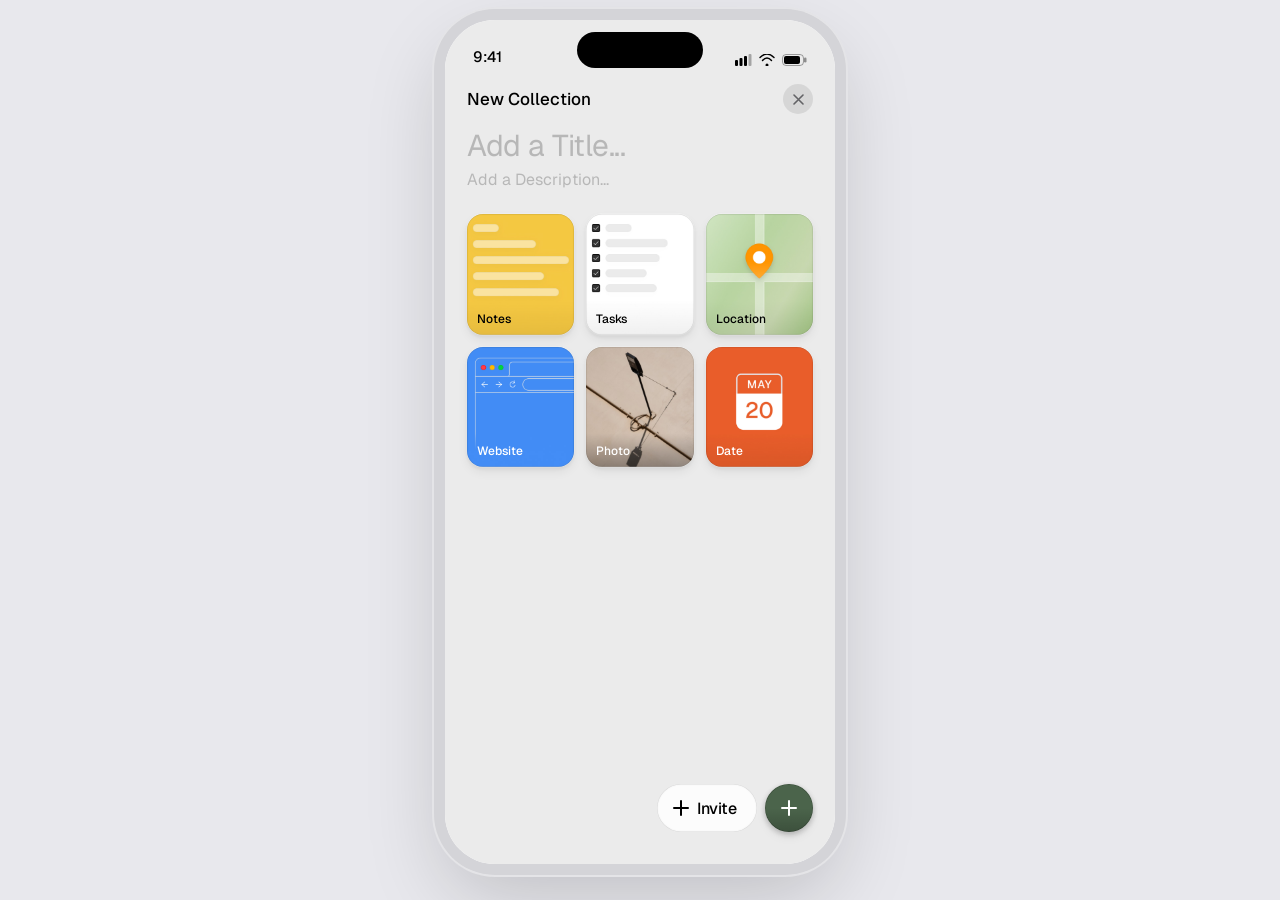
<file: canopi-date-picker/index.html>
<!DOCTYPE html>
<html lang="en">
<head>
  <meta charset="UTF-8" />
  <meta name="viewport" content="width=device-width, initial-scale=1.0" />
  <title>Canopi Date Picker</title>
  <link rel="stylesheet" href="style.css" />
</head>
<body>

<div class="scene">
  <div class="phone">

    <!-- Dynamic Island -->
    <div class="dynamic-island"></div>

    <!-- Status Bar -->
    <div class="status-bar">
      <span class="status-time">9:41</span>
      <div class="status-right">
        <!-- Signal bars -->
        <svg class="status-icon" width="17" height="12" viewBox="0 0 17 12" fill="currentColor">
          <rect x="0"   y="6"  width="3" height="6" rx="1"/>
          <rect x="4.5" y="4"  width="3" height="8" rx="1"/>
          <rect x="9"   y="2"  width="3" height="10" rx="1"/>
          <rect x="13.5" y="0" width="3" height="12" rx="1" opacity="0.3"/>
        </svg>
        <!-- Wifi -->
        <svg class="status-icon" width="16" height="12" viewBox="0 0 16 12" fill="currentColor">
          <path d="M8 9.5a1.5 1.5 0 1 1 0 3 1.5 1.5 0 0 1 0-3z"/>
          <path d="M3.5 6.5C5 4.8 6.4 4 8 4s3 .8 4.5 2.5" stroke="currentColor" stroke-width="1.4" fill="none" stroke-linecap="round"/>
          <path d="M1 3.5C3.2 1.3 5.5 0 8 0s4.8 1.3 7 3.5" stroke="currentColor" stroke-width="1.4" fill="none" stroke-linecap="round"/>
        </svg>
        <!-- Battery -->
        <svg class="status-icon" width="25" height="12" viewBox="0 0 25 12" fill="currentColor">
          <rect x="0.5" y="0.5" width="21" height="11" rx="3.5" stroke="currentColor" stroke-opacity="0.35" fill="none"/>
          <rect x="22" y="3.5" width="2.5" height="5" rx="1.25" opacity="0.4"/>
          <rect x="2" y="2" width="16" height="8" rx="2"/>
        </svg>
      </div>
    </div>

    <!-- App Background Screen -->
    <div class="app-screen" id="appScreen">
      <div class="app-nav">
        <span class="app-nav-title">New Collection</span>
        <button class="app-close-btn" id="appCloseBtn">
          <svg width="11" height="11" viewBox="0 0 11 11" fill="none">
            <path d="M1 1l9 9M10 1L1 10" stroke="currentColor" stroke-width="1.6" stroke-linecap="round"/>
          </svg>
        </button>
      </div>

      <div class="app-body">
        <div class="app-placeholder">
          <div class="app-placeholder-title">Add a Title...</div>
          <div class="app-placeholder-desc">Add a Description...</div>
        </div>

        <div class="app-grid">
          <!-- Notes -->
          <div class="app-tile notes-tile"><span class="tile-label">Notes</span></div>
          <!-- Tasks -->
          <div class="app-tile tasks-tile"><span class="tile-label">Tasks</span></div>
          <!-- Location -->
          <div class="app-tile location-tile"><span class="tile-label">Location</span></div>
          <!-- Website -->
          <div class="app-tile website-tile"><span class="tile-label tile-label-light">Website</span></div>
          <!-- Photo -->
          <div class="app-tile photo-tile"><span class="tile-label tile-label-light">Photo</span></div>
          <!-- Date -->
          <div class="app-tile date-tile" id="openDatePickerBtn"><span class="tile-label tile-label-light">Date</span></div>
        </div>
      </div>

      <div class="app-footer">
        <button class="invite-btn">
          <svg width="24" height="24" viewBox="0 0 24 24" fill="none">
            <line x1="12" y1="5" x2="12" y2="19" stroke="currentColor" stroke-width="2" stroke-linecap="round"/>
            <line x1="5" y1="12" x2="19" y2="12" stroke="currentColor" stroke-width="2" stroke-linecap="round"/>
          </svg>
          Invite
        </button>
        <button class="fab-add">
          <svg width="24" height="24" viewBox="0 0 24 24" fill="none">
            <line x1="12" y1="5" x2="12" y2="19" stroke="white" stroke-width="2" stroke-linecap="round"/>
            <line x1="5" y1="12" x2="19" y2="12" stroke="white" stroke-width="2" stroke-linecap="round"/>
          </svg>
        </button>
      </div>
    </div>

    <!-- Backdrop (dims app behind sheet) -->
    <div class="backdrop" id="backdrop"></div>

    <!-- ══════════════════════════════════
         DATE PICKER SHEET
    ══════════════════════════════════ -->
    <div class="sheet picker-sheet" id="pickerSheet">
      <div class="sheet-handle"></div>

      <!-- Segmented Control -->
      <div class="seg-control" id="segControl">
        <button class="seg active" data-tab="one-day">One Day</button>
        <button class="seg" data-tab="multi-day">Multi-Day</button>
        <button class="seg" data-tab="repeating">Repeating</button>
      </div>

      <!-- TAB: One Day -->
      <div class="tab-pane active" id="tab-one-day">
        <div class="date-section">
          <div class="date-section-lbl">Start Date</div>
          <div class="date-field" id="oneDayField" data-action="open-cal-start"></div>
        </div>
      </div>

      <!-- TAB: Multi-Day -->
      <div class="tab-pane" id="tab-multi-day">
        <div class="multi-row">
          <div class="date-section flex-1">
            <div class="date-section-lbl">Start Date</div>
            <div class="date-field" id="multiStartField" data-action="open-cal-multi-start"></div>
          </div>
          <div class="multi-arrow" id="multiArrow">
            <svg width="20" height="20" viewBox="0 0 20 20" fill="none">
              <path d="M4 10H16M16 10L11 5M16 10L11 15" stroke="currentColor" stroke-width="1.4" stroke-linecap="round" stroke-linejoin="round"/>
            </svg>
          </div>
          <div class="date-section flex-1 align-right">
            <div class="date-section-lbl text-right">End Date</div>
            <div class="date-field text-right" id="multiEndField" data-action="open-cal-multi-end"></div>
          </div>
        </div>
      </div>

      <!-- TAB: Repeating -->
      <div class="tab-pane" id="tab-repeating">
        <div class="repeating-section">
          <div class="every-lbl">Every</div>
          <button class="repeating-day-btn" id="repeatingDayBtn">
            <span id="repeatingDayLabel">Monday</span>
            <svg width="22" height="22" viewBox="0 0 22 22" fill="none">
              <path d="M7 8.5l4-4 4 4" stroke="currentColor" stroke-width="1.8" stroke-linecap="round" stroke-linejoin="round"/>
              <path d="M7 13.5l4 4 4-4" stroke="currentColor" stroke-width="1.8" stroke-linecap="round" stroke-linejoin="round"/>
            </svg>
          </button>
        </div>
      </div>

      <!-- Shared: Time + Title + Done -->
      <div class="picker-extras">
        <div class="time-row" id="startTimeRow">
          <span class="time-lbl">Start Time</span>
          <div class="time-right">
            <span class="time-add-icon">
              <svg width="16" height="16" viewBox="0 0 16 16" fill="none">
                <path d="M8 3.33V12.67M3.33 8H12.67" stroke="black" stroke-width="1.33" stroke-linecap="round"/>
              </svg>
            </span>
            <span class="time-clock-icon">
              <svg width="16" height="16" viewBox="0 0 16 16" fill="none">
                <path d="M2.5 5H13.5" stroke="currentColor" stroke-width="1.33" stroke-linecap="round"/>
                <path d="M6 5V4C6 3.45 6.45 3 7 3H9C9.55 3 10 3.45 10 4V5" stroke="currentColor" stroke-width="1.33" stroke-linecap="round"/>
                <path d="M4 5L4.5 12C4.5 12.55 4.95 13 5.5 13H10.5C11.05 13 11.5 12.55 11.5 12L12 5" stroke="currentColor" stroke-width="1.33" stroke-linecap="round" stroke-linejoin="round"/>
                <line x1="6.5" y1="7" x2="6.5" y2="11" stroke="currentColor" stroke-width="1.33" stroke-linecap="round"/>
                <line x1="9.5" y1="7" x2="9.5" y2="11" stroke="currentColor" stroke-width="1.33" stroke-linecap="round"/>
              </svg>
            </span>
            <span class="time-val-text" id="startTimeDisplay">Add time</span>
          </div>
        </div>
        <div class="row-sep"></div>
        <div class="time-row" id="endTimeRow">
          <span class="time-lbl">End Time</span>
          <div class="time-right">
            <span class="time-add-icon">
              <svg width="16" height="16" viewBox="0 0 16 16" fill="none">
                <path d="M8 3.33V12.67M3.33 8H12.67" stroke="black" stroke-width="1.33" stroke-linecap="round"/>
              </svg>
            </span>
            <span class="time-clock-icon">
              <svg width="16" height="16" viewBox="0 0 16 16" fill="none">
                <path d="M2.5 5H13.5" stroke="currentColor" stroke-width="1.33" stroke-linecap="round"/>
                <path d="M6 5V4C6 3.45 6.45 3 7 3H9C9.55 3 10 3.45 10 4V5" stroke="currentColor" stroke-width="1.33" stroke-linecap="round"/>
                <path d="M4 5L4.5 12C4.5 12.55 4.95 13 5.5 13H10.5C11.05 13 11.5 12.55 11.5 12L12 5" stroke="currentColor" stroke-width="1.33" stroke-linecap="round" stroke-linejoin="round"/>
                <line x1="6.5" y1="7" x2="6.5" y2="11" stroke="currentColor" stroke-width="1.33" stroke-linecap="round"/>
                <line x1="9.5" y1="7" x2="9.5" y2="11" stroke="currentColor" stroke-width="1.33" stroke-linecap="round"/>
              </svg>
            </span>
            <span class="time-val-text" id="endTimeDisplay">Add time</span>
          </div>
        </div>
        <div class="event-title-wrap">
          <input type="text" class="event-title-input" placeholder="Event Title" id="eventTitleInput" autocomplete="off" />
        </div>
        <button class="done-btn" id="doneBtn">Done</button>
      </div>
    </div>

    <!-- Calendar backdrop (dims picker behind calendar) -->
    <div class="cal-backdrop" id="calBackdrop"></div>

    <!-- ══════════════════════════════════
         CALENDAR SHEET
    ══════════════════════════════════ -->
    <div class="sheet cal-sheet" id="calSheet">
      <div class="sheet-handle"></div>
      <div class="cal-header">
        <button class="cal-month-title" id="calMonthTitle">
          <span id="calMonthText">August 2024</span>
          <svg width="14" height="14" viewBox="0 0 14 14" fill="none">
            <path d="M4.5 2.5l5 4.5-5 4.5" stroke="currentColor" stroke-width="1.6" stroke-linecap="round" stroke-linejoin="round"/>
          </svg>
        </button>
        <div class="cal-nav-group">
          <button class="cal-nav-btn" id="calPrevBtn">
            <svg width="18" height="18" viewBox="0 0 18 18" fill="none">
              <path d="M11 13.5L6.5 9 11 4.5" stroke="currentColor" stroke-width="1.8" stroke-linecap="round" stroke-linejoin="round"/>
            </svg>
          </button>
          <button class="cal-nav-btn" id="calNextBtn">
            <svg width="18" height="18" viewBox="0 0 18 18" fill="none">
              <path d="M7 4.5L11.5 9 7 13.5" stroke="currentColor" stroke-width="1.8" stroke-linecap="round" stroke-linejoin="round"/>
            </svg>
          </button>
        </div>
      </div>
      <div class="cal-weekdays">
        <span>SUN</span><span>MON</span><span>TUE</span>
        <span>WED</span><span>THU</span><span>FRI</span><span>SAT</span>
      </div>
      <div class="cal-grid" id="calGrid"></div>
    </div>

    <!-- ══════════════════════════════════
         TIME PICKER OVERLAY
    ══════════════════════════════════ -->
    <div class="time-overlay" id="timeOverlay">
      <div class="time-ov-backdrop" id="timeOvBackdrop"></div>
      <div class="time-ov-card">
        <div class="time-ov-handle"></div>
        <div class="time-ov-header">
          <button class="time-ov-cancel" id="tpCancelBtn">Cancel</button>
          <button class="time-ov-done"   id="tpDoneBtn">Done</button>
        </div>
        <div class="drum-outer">
          <div class="drum-highlight"></div>
          <div class="drum-fade-top"></div>
          <div class="drum-fade-bottom"></div>
          <div class="drum-cols">
            <div class="drum-col" id="ovHourDrum"></div>
            <div class="drum-sep">:</div>
            <div class="drum-col" id="ovMinDrum"></div>
          </div>
        </div>
      </div>
    </div>

    <!-- Day sheet backdrop -->
    <div class="day-backdrop" id="dayBackdrop"></div>

    <!-- ══════════════════════════════════
         DAY PICKER SHEET (Repeating)
    ══════════════════════════════════ -->
    <div class="sheet day-sheet" id="daySheet">
      <div class="sheet-handle"></div>
      <div class="day-list" id="dayList"></div>
    </div>

  </div><!-- /phone -->
</div><!-- /scene -->

<script src="script.js"></script>
</body>
</html>
</file>
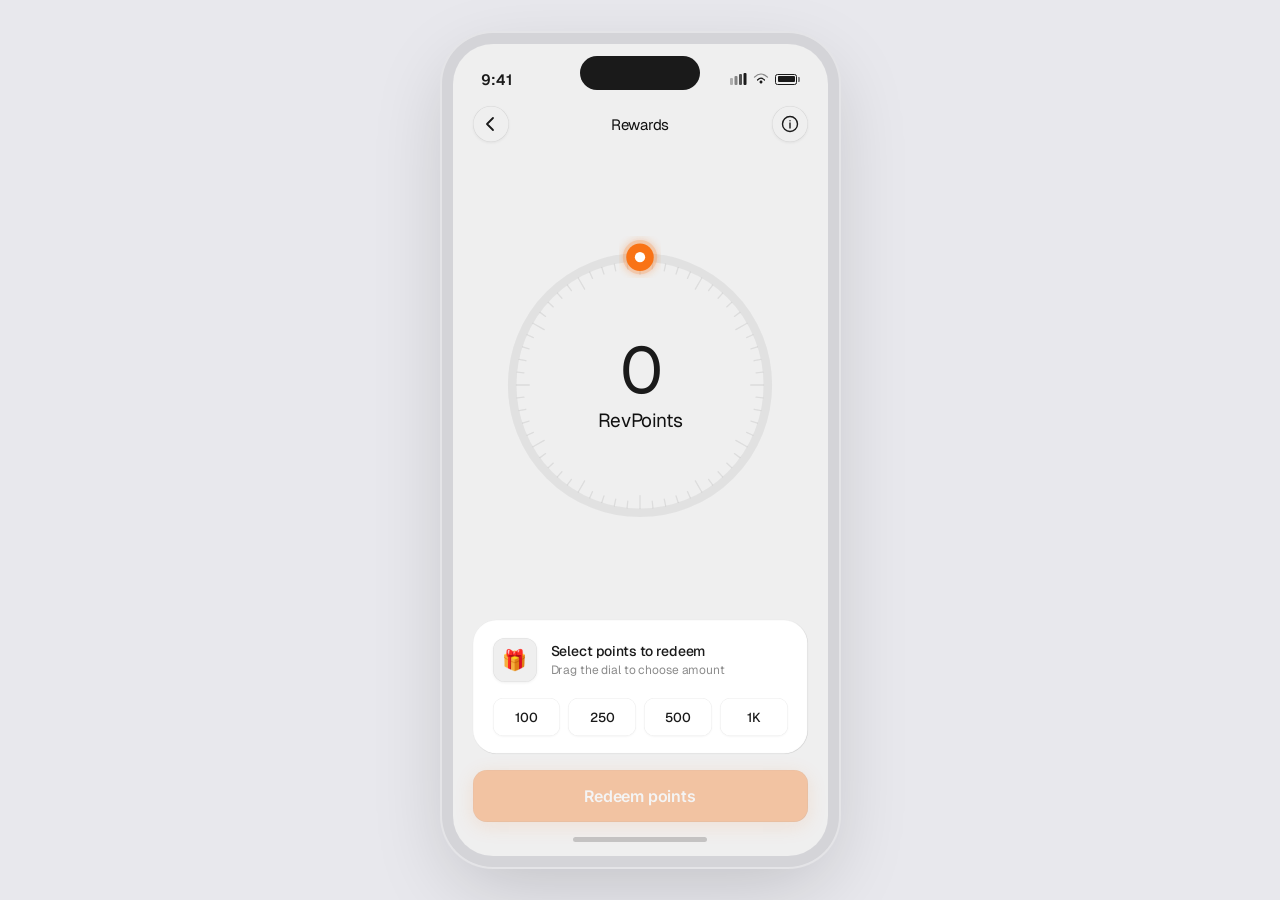
<file: circular-slider/index.html>
<!DOCTYPE html>
<html lang="en">
  <head>
    <meta charset="UTF-8" />
    <meta name="viewport" content="width=device-width, initial-scale=1.0, maximum-scale=1.0, user-scalable=no" />
    <title>Circular Slider</title>
    <link rel="preconnect" href="https://fonts.googleapis.com" />
    <link rel="preconnect" href="https://fonts.gstatic.com" crossorigin />
    <link href="https://fonts.googleapis.com/css2?family=Geist:wght@300;400;500;600;700;800;900&family=Inter:wght@400;500;600;700&display=swap" rel="stylesheet" />
    <link rel="stylesheet" href="style.css" />
  </head>
  <body>

    <div class="device-frame">

      <!-- ── DYNAMIC ISLAND ─────────────────────────── -->
      <div class="dynamic-island"></div>

      <!-- ── STATUS BAR ────────────────────────────── -->
      <div class="status-bar">
        <span class="status-time">9:41</span>
        <div class="status-icons">
          <svg width="17" height="12" viewBox="0 0 17 12" fill="none">
            <rect x="0" y="5" width="3" height="7" rx="1" fill="currentColor" opacity="0.3"/>
            <rect x="4.5" y="3" width="3" height="9" rx="1" fill="currentColor" opacity="0.5"/>
            <rect x="9" y="1" width="3" height="11" rx="1" fill="currentColor" opacity="0.75"/>
            <rect x="13.5" y="0" width="3" height="12" rx="1" fill="currentColor"/>
          </svg>
          <svg width="16" height="12" viewBox="0 0 16 12" fill="none">
            <path d="M8 10.5C8.828 10.5 9.5 9.828 9.5 9C9.5 8.172 8.828 7.5 8 7.5C7.172 7.5 6.5 8.172 6.5 9C6.5 9.828 7.172 10.5 8 10.5Z" fill="currentColor"/>
            <path d="M4.5 7C5.8 5.7 7 5.2 8 5.2C9 5.2 10.2 5.7 11.5 7" stroke="currentColor" stroke-width="1.2" stroke-linecap="round"/>
            <path d="M1.5 4.2C3.6 2.1 5.8 1 8 1C10.2 1 12.4 2.1 14.5 4.2" stroke="currentColor" stroke-width="1.2" stroke-linecap="round" opacity="0.5"/>
          </svg>
          <div class="battery-wrap">
            <div class="battery-body"><div class="battery-fill"></div></div>
            <div class="battery-cap"></div>
          </div>
        </div>
      </div>

      <!-- ── HEADER ────────────────────────────────── -->
      <header class="header">
        <button class="header-btn" aria-label="Back">
          <svg width="18" height="18" viewBox="0 0 18 18" fill="none">
            <path d="M11 15L5 9L11 3" stroke="currentColor" stroke-width="1.8" stroke-linecap="round" stroke-linejoin="round"/>
          </svg>
        </button>
        <h1 class="header-title">Rewards</h1>
        <button class="header-btn" aria-label="Info">
          <svg width="18" height="18" viewBox="0 0 18 18" fill="none">
            <circle cx="9" cy="9" r="7.5" stroke="currentColor" stroke-width="1.4"/>
            <path d="M9 8V13" stroke="currentColor" stroke-width="1.4" stroke-linecap="round"/>
            <circle cx="9" cy="5.8" r="0.7" fill="currentColor"/>
          </svg>
        </button>
      </header>

      <!-- ── DIAL SECTION ──────────────────────────── -->
      <div class="dial-section">
        <div class="dial-container" id="dialContainer">
          <!-- SVG Ring -->
          <svg class="dial-svg" id="dialSvg" viewBox="0 0 373 373">
            <defs>
              <linearGradient id="arcGrad" x1="0%" y1="0%" x2="100%" y2="100%">
                <stop offset="0%" stop-color="#FB923C"/>
                <stop offset="100%" stop-color="#EA580C"/>
              </linearGradient>
              <filter id="arcGlow">
                <feGaussianBlur stdDeviation="8" result="blur"/>
                <feMerge>
                  <feMergeNode in="blur"/>
                  <feMergeNode in="SourceGraphic"/>
                </feMerge>
              </filter>
              <filter id="handleGlow">
                <feGaussianBlur stdDeviation="5" result="blur"/>
                <feMerge>
                  <feMergeNode in="blur"/>
                  <feMergeNode in="SourceGraphic"/>
                </feMerge>
              </filter>
            </defs>

            <!-- Tick marks -->
            <g id="ticks" class="ticks"></g>

            <!-- Background track -->
            <circle class="dial-track"
              cx="186.5" cy="186.5" r="149"
              fill="none"
              stroke="rgba(0,0,0,0.06)"
              stroke-width="10"
              stroke-linecap="round"/>

            <!-- Progress arc (glow layer) -->
            <circle class="dial-progress-glow" id="progressGlow"
              cx="186.5" cy="186.5" r="149"
              fill="none"
              stroke="url(#arcGrad)"
              stroke-width="15"
              stroke-linecap="round"
              stroke-dasharray="0 936"
              stroke-dashoffset="0"
              filter="url(#arcGlow)"
              opacity="0.4"
              transform="rotate(-90 186.5 186.5)"/>

            <!-- Progress arc -->
            <circle class="dial-progress" id="progressArc"
              cx="186.5" cy="186.5" r="149"
              fill="none"
              stroke="url(#arcGrad)"
              stroke-width="10"
              stroke-linecap="round"
              stroke-dasharray="0 936"
              stroke-dashoffset="0"
              transform="rotate(-90 186.5 186.5)"/>

            <!-- Handle -->
            <g id="handleGroup" class="handle-group">
              <circle class="handle-glow" r="20" fill="#F97316" opacity="0.3" filter="url(#handleGlow)"/>
              <circle class="handle-outer" r="16" fill="#F97316"/>
              <circle class="handle-inner" r="6" fill="#FFFFFF"/>
            </g>
          </svg>

          <!-- Center content -->
          <div class="dial-center">
            <div class="dial-value" id="dialValue">0</div>
            <div class="dial-label">RevPoints</div>
          </div>
        </div>
      </div>

      <!-- ── REWARD INFO ───────────────────────────── -->
      <div class="reward-card" id="rewardCard">
        <div class="reward-row">
          <div class="reward-icon">🎁</div>
          <div class="reward-info">
            <span class="reward-title" id="rewardTitle">Select points to redeem</span>
            <span class="reward-sub" id="rewardSub">Drag the dial to choose amount</span>
          </div>
        </div>
        <div class="reward-tiers" id="rewardTiers">
          <button class="tier-btn" data-pts="100">100</button>
          <button class="tier-btn" data-pts="250">250</button>
          <button class="tier-btn" data-pts="500">500</button>
          <button class="tier-btn" data-pts="1000">1K</button>
        </div>
      </div>

      <!-- ── REDEEM BUTTON ─────────────────────────── -->
      <div class="action-area">
        <button class="btn-redeem" id="btnRedeem">Redeem points</button>
      </div>

      <!-- ── HOME INDICATOR ────────────────────────── -->
      <div class="home-bar"></div>

    </div>

    <script src="script.js"></script>
  </body>
</html>
</file>
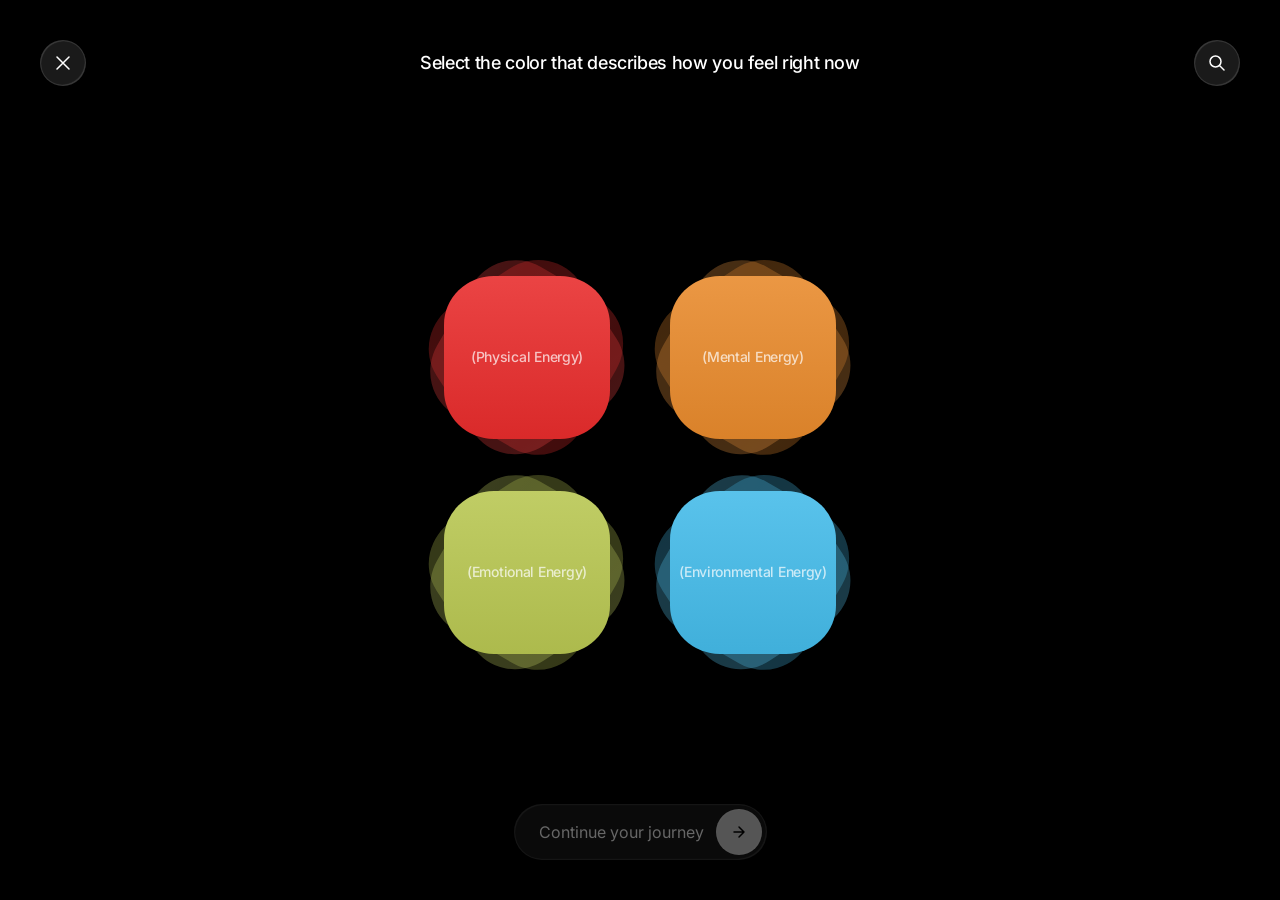
<file: emofeel/index.html>
<!DOCTYPE html>
<html lang="en">
<head>
    <meta charset="UTF-8">
    <meta name="viewport" content="width=device-width, initial-scale=1.0, user-scalable=no">
    <title>Emofeel</title>
    <link rel="preconnect" href="https://fonts.googleapis.com">
    <link rel="preconnect" href="https://fonts.gstatic.com" crossorigin>
    <link href="https://fonts.googleapis.com/css2?family=Inter:wght@400;500;600&display=swap" rel="stylesheet">
    <link rel="stylesheet" href="style.css">
</head>
<body>
    <!-- PAGE 1: HOME -->
    <div class="page page-home active" id="pageHome">
        <!-- Top Nav -->
        <div class="nav-bar">
            <button class="glass-btn" id="btnClose">
                <svg width="14" height="14" viewBox="0 0 14 14" fill="none">
                    <path d="M1 1L13 13M13 1L1 13" stroke="white" stroke-width="1.5" stroke-linecap="round"/>
                </svg>
            </button>
            <h1 class="nav-title">Select the color that describes how you feel right now</h1>
            <button class="glass-btn" id="btnSearch">
                <svg width="16" height="16" viewBox="0 0 16 16" fill="none">
                    <circle cx="6.5" cy="6.5" r="5.5" stroke="white" stroke-width="1.5"/>
                    <path d="M11 11L15 15" stroke="white" stroke-width="1.5" stroke-linecap="round"/>
                </svg>
            </button>
        </div>

        <!-- Emotion Cards Grid -->
        <div class="cards-area">
            <div class="cards-grid">
                <div class="card-slot" data-category="physical">
                    <div class="sticker-card">
                        <div class="sticker-layer sticker-back-a"></div>
                        <div class="sticker-layer sticker-back-b"></div>
                        <div class="sticker-layer sticker-front"></div>
                        <span class="sticker-label">(Physical Energy)</span>
                    </div>
                </div>
                <div class="card-slot" data-category="mental">
                    <div class="sticker-card">
                        <div class="sticker-layer sticker-back-a"></div>
                        <div class="sticker-layer sticker-back-b"></div>
                        <div class="sticker-layer sticker-front"></div>
                        <span class="sticker-label">(Mental Energy)</span>
                    </div>
                </div>
                <div class="card-slot" data-category="emotional">
                    <div class="sticker-card">
                        <div class="sticker-layer sticker-back-a"></div>
                        <div class="sticker-layer sticker-back-b"></div>
                        <div class="sticker-layer sticker-front"></div>
                        <span class="sticker-label">(Emotional Energy)</span>
                    </div>
                </div>
                <div class="card-slot" data-category="environmental">
                    <div class="sticker-card">
                        <div class="sticker-layer sticker-back-a"></div>
                        <div class="sticker-layer sticker-back-b"></div>
                        <div class="sticker-layer sticker-front"></div>
                        <span class="sticker-label">(Environmental Energy)</span>
                    </div>
                </div>
            </div>
        </div>

        <!-- Bottom CTA -->
        <div class="cta-area">
            <button class="cta-btn" id="ctaBtn" disabled>
                <span>Continue your journey</span>
                <div class="glass-btn cta-arrow">
                    <svg width="16" height="16" viewBox="0 0 16 16" fill="none">
                        <path d="M3 8H13M13 8L8 3M13 8L8 13" stroke="white" stroke-width="1.5" stroke-linecap="round" stroke-linejoin="round"/>
                    </svg>
                </div>
            </button>
        </div>
    </div>

    <!-- PAGE 2: DETAIL EMOTION -->
    <div class="page page-detail" id="pageDetail">
        <!-- Top Nav with gradient overlay -->
        <div class="detail-nav">
            <div class="detail-nav-inner">
                <button class="glass-btn" id="btnBack">
                    <svg width="16" height="16" viewBox="0 0 16 16" fill="none">
                        <path d="M10 3L5 8L10 13" stroke="white" stroke-width="1.5" stroke-linecap="round" stroke-linejoin="round"/>
                    </svg>
                </button>
                <h1 class="nav-title" id="detailTitle">Select Physical Energy (Body)</h1>
            </div>
        </div>

        <!-- Draggable Canvas -->
        <div class="canvas-viewport" id="canvasViewport">
            <div class="canvas-world" id="canvasWorld">
                <!-- Emotion circles injected by JS -->
            </div>
        </div>


        <!-- Bottom: Confirm Selection -->
        <div class="detail-footer hidden" id="detailFooter">
            <button class="confirm-btn" id="confirmBtn">
                <span id="confirmLabel">Confirm selection</span>
                <div class="glass-btn cta-arrow">
                    <svg width="16" height="16" viewBox="0 0 16 16" fill="none">
                        <path d="M4 8L7 11L12 5" stroke="white" stroke-width="1.5" stroke-linecap="round" stroke-linejoin="round"/>
                    </svg>
                </div>
            </button>
        </div>
    </div>

    <script src="script.js"></script>
</body>
</html>
</file>
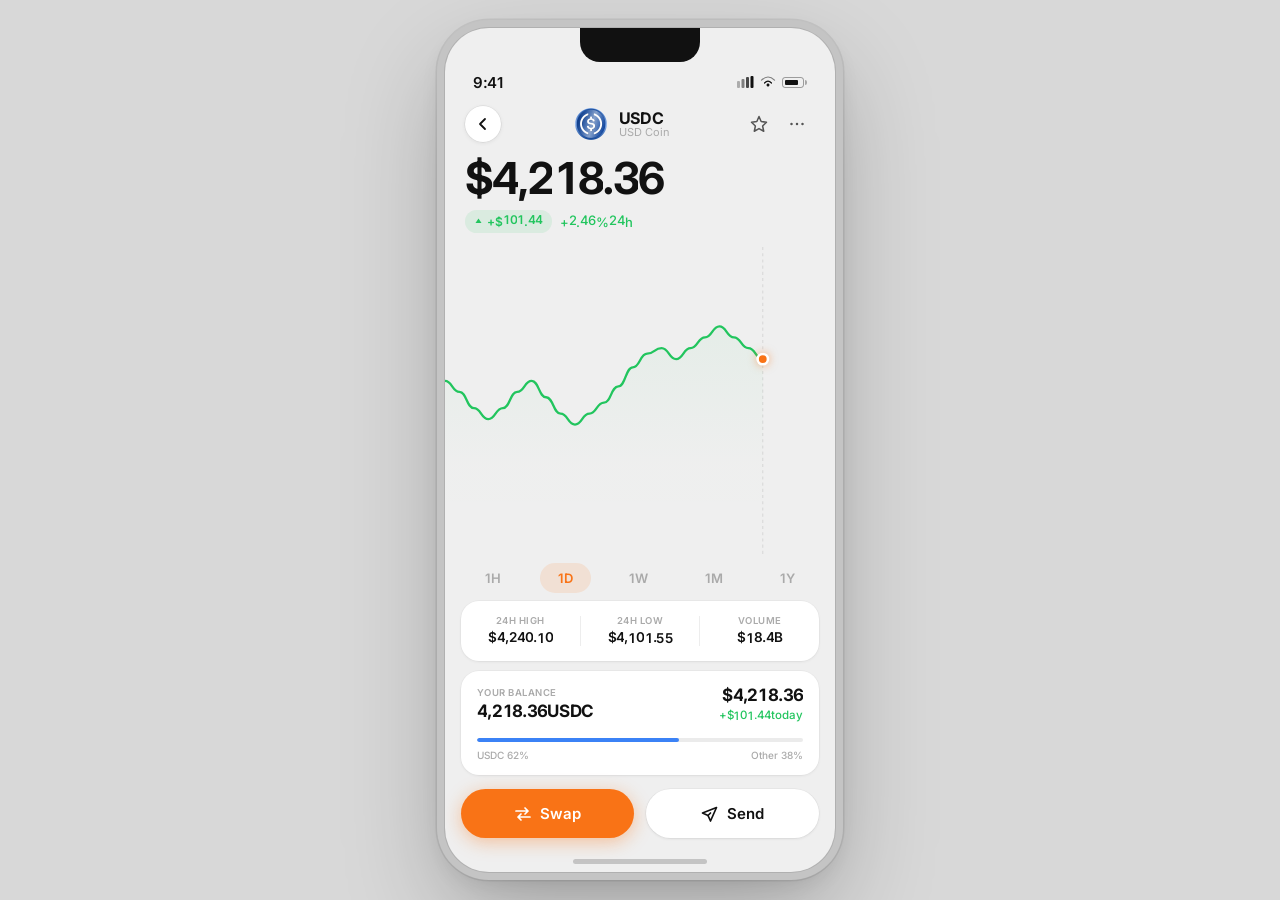
<file: fluid-chart/index.html>
<!DOCTYPE html>
<html lang="en">
  <head>
    <meta charset="UTF-8" />
    <meta name="viewport" content="width=device-width, initial-scale=1.0, maximum-scale=1.0, user-scalable=no" />
    <title>Fluid Chart</title>
    <link rel="preconnect" href="https://fonts.googleapis.com" />
    <link rel="preconnect" href="https://fonts.gstatic.com" crossorigin />
    <link href="https://fonts.googleapis.com/css2?family=Inter:wght@300;400;500;600;700;800;900&display=swap" rel="stylesheet" />
    <link rel="stylesheet" href="style.css" />
  </head>
  <body>

    <div class="device-frame">

      <!-- ── DYNAMIC ISLAND ─────────────────────────── -->
      <div class="dynamic-island"></div>

      <!-- ── STATUS BAR ────────────────────────────── -->
      <div class="status-bar">
        <span class="status-time">9:41</span>
        <div class="status-icons">
          <!-- Signal bars -->
          <svg width="17" height="12" viewBox="0 0 17 12" fill="none">
            <rect x="0"    y="5"  width="3" height="7"  rx="1" fill="currentColor" opacity="0.3"/>
            <rect x="4.5"  y="3"  width="3" height="9"  rx="1" fill="currentColor" opacity="0.5"/>
            <rect x="9"    y="1"  width="3" height="11" rx="1" fill="currentColor" opacity="0.75"/>
            <rect x="13.5" y="0"  width="3" height="12" rx="1" fill="currentColor"/>
          </svg>
          <!-- WiFi -->
          <svg width="16" height="12" viewBox="0 0 16 12" fill="none">
            <path d="M8 10.5C8.828 10.5 9.5 9.828 9.5 9C9.5 8.172 8.828 7.5 8 7.5C7.172 7.5 6.5 8.172 6.5 9C6.5 9.828 7.172 10.5 8 10.5Z" fill="currentColor"/>
            <path d="M4.5 7C5.8 5.7 7 5.2 8 5.2C9 5.2 10.2 5.7 11.5 7" stroke="currentColor" stroke-width="1.2" stroke-linecap="round"/>
            <path d="M1.5 4.2C3.6 2.1 5.8 1 8 1C10.2 1 12.4 2.1 14.5 4.2" stroke="currentColor" stroke-width="1.2" stroke-linecap="round" opacity="0.5"/>
          </svg>
          <!-- Battery -->
          <div class="battery-wrap">
            <div class="battery-body"><div class="battery-fill"></div></div>
            <div class="battery-cap"></div>
          </div>
        </div>
      </div>

      <!-- ── NAVBAR ────────────────────────────────── -->
      <header class="nav">
        <!-- Left: back -->
        <button class="nav-btn nav-btn--circle" aria-label="Back">
          <svg width="18" height="18" viewBox="0 0 18 18" fill="none">
            <path d="M11 14L6 9L11 4" stroke="currentColor" stroke-width="1.8" stroke-linecap="round" stroke-linejoin="round"/>
          </svg>
        </button>

        <!-- Center: token -->
        <div class="nav-token">
          <img src="assets/usdc.png" alt="USDC" class="token-logo" width="36" height="36"/>
          <div class="token-meta">
            <span class="token-name">USDC</span>
            <span class="token-sub">USD Coin</span>
          </div>
        </div>

        <!-- Right: actions -->
        <div class="nav-actions">
          <button class="nav-btn nav-btn--ghost" aria-label="Watchlist">
            <svg width="20" height="20" viewBox="0 0 20 20" fill="none">
              <path d="M10 2.5L12.163 7.516L17.5 8.25L13.6 11.984L14.725 17.25L10 14.625L5.275 17.25L6.4 11.984L2.5 8.25L7.837 7.516L10 2.5Z" stroke="currentColor" stroke-width="1.5" stroke-linejoin="round"/>
            </svg>
          </button>
          <button class="nav-btn nav-btn--ghost" aria-label="More">
            <svg width="20" height="20" viewBox="0 0 20 20" fill="none">
              <circle cx="4.5"  cy="10" r="1.25" fill="currentColor"/>
              <circle cx="10"   cy="10" r="1.25" fill="currentColor"/>
              <circle cx="15.5" cy="10" r="1.25" fill="currentColor"/>
            </svg>
          </button>
        </div>
      </header>

      <!-- ── PRICE HERO ─────────────────────────────── -->
      <div class="price-hero">
        <div class="price-main" id="priceMain">$4,218.36</div>
        <div class="price-meta-row">
          <span class="change-badge positive" id="changeBadge">
            <svg width="9" height="9" viewBox="0 0 9 9" fill="none">
              <path d="M4.5 1.5L7.5 6H1.5L4.5 1.5Z" fill="currentColor"/>
            </svg>
            +$101.44
          </span>
          <span class="change-pct positive" id="changePct">+2.46% 24h</span>
        </div>
      </div>

      <!-- ── CHART ──────────────────────────────────── -->
      <div class="chart-wrap" id="chartWrap">
        <svg class="chart-svg" id="chartSvg"
             viewBox="0 0 375 300"
             preserveAspectRatio="none"
             xmlns="http://www.w3.org/2000/svg">
          <defs>
            <linearGradient id="chartGrad" x1="0" y1="0" x2="0" y2="1">
              <stop id="gradStop0" offset="0%"   stop-color="#22c55e" stop-opacity="0.22"/>
              <stop id="gradStop1" offset="60%"  stop-color="#22c55e" stop-opacity="0.06"/>
              <stop id="gradStop2" offset="100%" stop-color="#22c55e" stop-opacity="0"/>
            </linearGradient>
            <clipPath id="chartClip">
              <rect x="0" y="0" width="375" height="300"/>
            </clipPath>
          </defs>
          <path id="chartArea" fill="url(#chartGrad)" clip-path="url(#chartClip)"/>
          <path id="chartLine" fill="none" stroke="#22c55e" stroke-width="2.2"
                stroke-linecap="round" stroke-linejoin="round" clip-path="url(#chartClip)"/>
          <!-- Current date marker -->
          <line id="nowLine" x1="300" y1="0" x2="300" y2="300"
                stroke="rgba(0,0,0,0.10)" stroke-width="1" stroke-dasharray="3 3" opacity="0"/>
          <circle id="nowDot" r="5" fill="#f97316" stroke="white"
                  stroke-width="2.5" opacity="0"/>
          <!-- Hover elements -->
          <line id="hoverLine" x1="0" y1="0" x2="0" y2="300"
                stroke="rgba(0,0,0,0.12)" stroke-width="1" stroke-dasharray="4 3" opacity="0"/>
          <circle id="hoverDot" r="4.5" fill="#22c55e" stroke="white"
                  stroke-width="2.5" opacity="0"/>
        </svg>

        <!-- Now label -->
        <div class="now-label" id="nowLabel">Today</div>

        <!-- Tooltip -->
        <div class="chart-tooltip" id="chartTooltip">
          <span class="tt-price" id="ttPrice">$4,218.36</span>
          <span class="tt-time"  id="ttTime">Now</span>
        </div>
      </div>

      <!-- ── TIME FILTERS ──────────────────────────── -->
      <div class="time-filters" id="timeFilters">
        <button class="tf-btn" data-tf="1H">1H</button>
        <button class="tf-btn active" data-tf="1D">1D</button>
        <button class="tf-btn" data-tf="1W">1W</button>
        <button class="tf-btn" data-tf="1M">1M</button>
        <button class="tf-btn" data-tf="1Y">1Y</button>
      </div>

      <!-- ── STATS CARD ─────────────────────────────── -->
      <div class="stats-card">
        <div class="stat-col">
          <span class="stat-label">24H HIGH</span>
          <span class="stat-val" id="statHigh">$4,240.10</span>
        </div>
        <div class="stat-sep"></div>
        <div class="stat-col">
          <span class="stat-label">24H LOW</span>
          <span class="stat-val" id="statLow">$4,101.55</span>
        </div>
        <div class="stat-sep"></div>
        <div class="stat-col">
          <span class="stat-label">VOLUME</span>
          <span class="stat-val" id="statVol">$18.4B</span>
        </div>
      </div>

      <!-- ── BALANCE CARD ───────────────────────────── -->
      <div class="balance-card">
        <div class="balance-row">
          <div class="balance-left">
            <span class="balance-label">YOUR BALANCE</span>
            <span class="balance-amount" id="balanceAmount">4,218.36 USDC</span>
          </div>
          <div class="balance-right">
            <span class="balance-usd" id="balanceUsd">$4,218.36</span>
            <span class="balance-change positive" id="balanceChange">+$101.44 today</span>
          </div>
        </div>
        <div class="bar-wrap">
          <div class="bar-fill" id="barFill"></div>
        </div>
        <div class="bar-labels">
          <span>USDC 62%</span>
          <span>Other 38%</span>
        </div>
      </div>

      <!-- ── ACTION BUTTONS ────────────────────────── -->
      <div class="action-row">
        <button class="btn-swap">
          <svg width="18" height="18" viewBox="0 0 18 18" fill="none">
            <path d="M2 6h12M14 6l-3-3M14 6l-3 3" stroke="currentColor" stroke-width="1.7" stroke-linecap="round" stroke-linejoin="round"/>
            <path d="M16 12H4M4 12l3 3M4 12l3-3" stroke="currentColor" stroke-width="1.7" stroke-linecap="round" stroke-linejoin="round"/>
          </svg>
          Swap
        </button>
        <button class="btn-send">
          <svg width="18" height="18" viewBox="0 0 18 18" fill="none">
            <path d="M15.5 2.5L1.5 8l5.5 2.5L9.5 16l6-13.5z" stroke="currentColor" stroke-width="1.7" stroke-linejoin="round"/>
            <path d="M7 10.5l2.5-2.5" stroke="currentColor" stroke-width="1.7" stroke-linecap="round"/>
          </svg>
          Send
        </button>
      </div>

      <!-- ── HOME INDICATOR ────────────────────────── -->
      <div class="home-bar"></div>

    </div>

    <script src="script.js"></script>
  </body>
</html>
</file>
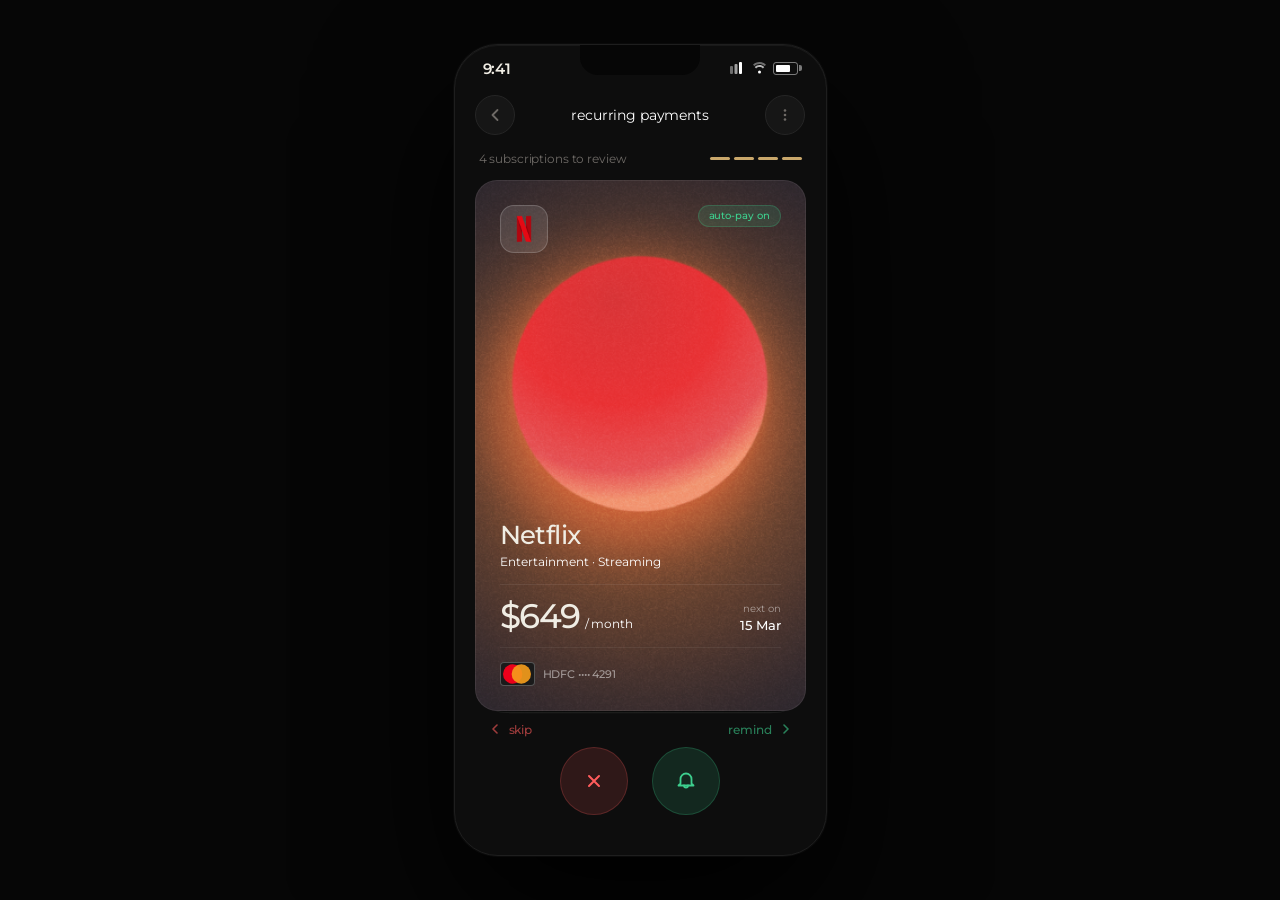
<file: recurring-payment/index.html>
<!DOCTYPE html>
<html lang="en">
  <head>
    <meta charset="UTF-8" />
    <meta name="viewport" content="width=device-width, initial-scale=1.0" />
    <title>Recurring Payments</title>
    <link rel="preconnect" href="https://fonts.googleapis.com" />
    <link rel="preconnect" href="https://fonts.gstatic.com" crossorigin />
    <link href="https://fonts.googleapis.com/css2?family=Inter:wght@800&family=Montserrat:wght@400;500;600&display=swap" rel="stylesheet" />
    <link rel="stylesheet" href="style.css" />
  </head>
  <body>
    <div class="scene">
      <div class="phone">

        <!-- Status Bar -->
        <div class="status-bar">
          <span class="time">9:41</span>
          <div class="status-icons">
            <svg width="16" height="12" viewBox="0 0 16 12" fill="none">
              <rect x="0" y="4" width="3" height="8" rx="1" fill="white" opacity="0.4"/>
              <rect x="4.5" y="2" width="3" height="10" rx="1" fill="white" opacity="0.6"/>
              <rect x="9" y="0" width="3" height="12" rx="1" fill="white"/>
            </svg>
            <svg width="15" height="12" viewBox="0 0 15 12" fill="none">
              <path d="M7.5 2C9.5 2 11.3 2.8 12.6 4.1L14 2.7C12.3 1 10 0 7.5 0C5 0 2.7 1 1 2.7L2.4 4.1C3.7 2.8 5.5 2 7.5 2Z" fill="white" opacity="0.4"/>
              <path d="M7.5 5C8.8 5 10 5.5 10.9 6.4L12.3 5C11 3.7 9.3 3 7.5 3C5.7 3 4 3.7 2.7 5L4.1 6.4C5 5.5 6.2 5 7.5 5Z" fill="white" opacity="0.7"/>
              <circle cx="7.5" cy="10" r="1.5" fill="white"/>
            </svg>
            <div class="battery"><div class="battery-fill"></div></div>
          </div>
        </div>

        <!-- Header -->
        <div class="header">
          <button class="icon-btn" aria-label="Back">
            <svg width="20" height="20" viewBox="0 0 20 20" fill="none">
              <path d="M12.5 15L7.5 10L12.5 5" stroke="currentColor" stroke-width="1.8" stroke-linecap="round" stroke-linejoin="round"/>
            </svg>
          </button>
          <h1 class="header-title">recurring payments</h1>
          <button class="icon-btn" aria-label="More">
            <svg width="20" height="20" viewBox="0 0 20 20" fill="none">
              <circle cx="10" cy="5.5" r="1.3" fill="currentColor"/>
              <circle cx="10" cy="10"  r="1.3" fill="currentColor"/>
              <circle cx="10" cy="14.5" r="1.3" fill="currentColor"/>
            </svg>
          </button>
        </div>

        <!-- Counter -->
        <div class="counter-row">
          <span class="counter-text" id="counterText">4 subscriptions to review</span>
          <div class="counter-pills" id="counterPills">
            <span class="pill active"></span>
            <span class="pill active"></span>
            <span class="pill active"></span>
            <span class="pill active"></span>
          </div>
        </div>

        <!-- Card Stack -->
        <div class="stack-area" id="stackArea">

          <!-- Slot 3 — deepest -->
          <div class="card-slot" data-slot="3">
            <div class="payment-card" data-index="3" style="background-image:url('assets/card-bg-youtube.png')">
              <div class="card-header-row">
                <div class="brand-icon">
                  <img src="assets/youtube-icon.png" alt="YouTube" style="width:24px;height:24px;object-fit:contain;" />
                </div>
                <div class="card-badge paused-badge">paused</div>
              </div>
              <div class="card-spacer"></div>
              <div class="card-content">
                <div class="card-title-section">
                  <div class="merchant-name">Youtube</div>
                  <div class="merchant-sub">Entertainment · Video</div>
                </div>
                <div class="price-section">
                  <div class="price-left">
                    <span class="amount-value">$198</span>
                    <span class="amount-freq">/ month</span>
                  </div>
                  <div class="price-right">
                    <span class="date-label">next on</span>
                    <span class="date-value">29 Mar</span>
                  </div>
                </div>
                <div class="payment-section">
                  <div class="mastercard-icon">
                    <svg viewBox="0 0 26 18" fill="none" xmlns="http://www.w3.org/2000/svg">
                      <circle cx="9"  cy="9" r="9" fill="#EB001B"/>
                      <circle cx="17" cy="9" r="9" fill="#F79E1B" fill-opacity="0.9"/>
                    </svg>
                  </div>
                  <span class="bank-label">0422 — 5938</span>
                </div>
              </div>
            </div>
          </div>

          <!-- Slot 2 -->
          <div class="card-slot" data-slot="2">
            <div class="payment-card" data-index="2" style="background-image:url('assets/card-bg-amazon.png')">
              <div class="card-header-row">
                <div class="brand-icon">
                  <img src="assets/amazon-icon.png" alt="Amazon" style="width:24px;height:24px;object-fit:contain;" />
                </div>
                <div class="card-badge paused-badge">paused</div>
              </div>
              <div class="card-spacer"></div>
              <div class="card-content">
                <div class="card-title-section">
                  <div class="merchant-name">Amazon Prime</div>
                  <div class="merchant-sub">Shopping · Membership</div>
                </div>
                <div class="price-section">
                  <div class="price-left">
                    <span class="amount-value">$293</span>
                    <span class="amount-freq">/ month</span>
                  </div>
                  <div class="price-right">
                    <span class="date-label">next on</span>
                    <span class="date-value">31 Mar</span>
                  </div>
                </div>
                <div class="payment-section">
                  <div class="mastercard-icon">
                    <svg viewBox="0 0 26 18" fill="none" xmlns="http://www.w3.org/2000/svg">
                      <circle cx="9"  cy="9" r="9" fill="#EB001B"/>
                      <circle cx="17" cy="9" r="9" fill="#F79E1B" fill-opacity="0.9"/>
                    </svg>
                  </div>
                  <span class="bank-label">5242 — 4291</span>
                </div>
              </div>
            </div>
          </div>

          <!-- Slot 1 -->
          <div class="card-slot" data-slot="1">
            <div class="payment-card" data-index="1" style="background-image:url('assets/card-bg-spotify.png')">
              <div class="card-header-row">
                <div class="brand-icon">
                  <img src="assets/spotify-icon.png" alt="Spotify" style="width:24px;height:24px;object-fit:contain;" />
                </div>
                <div class="card-badge paused-badge">paused</div>
              </div>
              <div class="card-spacer"></div>
              <div class="card-content">
                <div class="card-title-section">
                  <div class="merchant-name">Spotify</div>
                  <div class="merchant-sub">Entertainment · Music · Podcast</div>
                </div>
                <div class="price-section">
                  <div class="price-left">
                    <span class="amount-value">$112</span>
                    <span class="amount-freq">/ month</span>
                  </div>
                  <div class="price-right">
                    <span class="date-label">next on</span>
                    <span class="date-value">8 Mar</span>
                  </div>
                </div>
                <div class="payment-section">
                  <div class="mastercard-icon">
                    <svg viewBox="0 0 26 18" fill="none" xmlns="http://www.w3.org/2000/svg">
                      <circle cx="9"  cy="9" r="9" fill="#EB001B"/>
                      <circle cx="17" cy="9" r="9" fill="#F79E1B" fill-opacity="0.9"/>
                    </svg>
                  </div>
                  <span class="bank-label">8203 — 4281</span>
                </div>
              </div>
            </div>
          </div>

          <!-- Slot 0 — top -->
          <div class="card-slot" data-slot="0">
            <div class="payment-card" data-index="0">
              <div class="card-header-row">
                <div class="brand-icon">
                  <img src="assets/netflix-icon.png" alt="Netflix" style="width:48px;height:48px;object-fit:contain;" />
                </div>
                <div class="card-badge active-badge">auto-pay on</div>
              </div>
              <div class="card-spacer"></div>
              <div class="card-content">
                <div class="card-title-section">
                  <div class="merchant-name">Netflix</div>
                  <div class="merchant-sub">Entertainment · Streaming</div>
                </div>
                <div class="price-section">
                  <div class="price-left">
                    <span class="amount-value">$649</span>
                    <span class="amount-freq">/ month</span>
                  </div>
                  <div class="price-right">
                    <span class="date-label">next on</span>
                    <span class="date-value">15 Mar</span>
                  </div>
                </div>
                <div class="payment-section">
                  <div class="mastercard-icon">
                    <svg viewBox="0 0 26 18" fill="none" xmlns="http://www.w3.org/2000/svg">
                      <circle cx="9"  cy="9" r="9" fill="#EB001B"/>
                      <circle cx="17" cy="9" r="9" fill="#F79E1B" fill-opacity="0.9"/>
                    </svg>
                  </div>
                  <span class="bank-label">HDFC •••• 4291</span>
                </div>
              </div>
            </div>
          </div>

          <!-- Empty state -->
          <div class="empty-state" id="emptyState">
            <div class="empty-icon">
              <svg width="22" height="22" viewBox="0 0 22 22" fill="none">
                <path d="M4 11L9 16L18 6" stroke="currentColor" stroke-width="2.2" stroke-linecap="round" stroke-linejoin="round"/>
              </svg>
            </div>
            <p class="empty-title">All Done</p>
            <p class="empty-sub">You've reviewed all recurring<br>payments</p>
          </div>

        </div>

        <!-- Action Hint -->
        <div class="action-hint">
          <div class="hint-item hint-left">
            <svg width="16" height="16" viewBox="0 0 16 16" fill="none">
              <path d="M10 12L6 8L10 4" stroke="currentColor" stroke-width="1.6" stroke-linecap="round" stroke-linejoin="round"/>
            </svg>
            <span>Skip</span>
          </div>
          <div class="hint-item hint-right">
            <span>Remind</span>
            <svg width="16" height="16" viewBox="0 0 16 16" fill="none">
              <path d="M6 4L10 8L6 12" stroke="currentColor" stroke-width="1.6" stroke-linecap="round" stroke-linejoin="round"/>
            </svg>
          </div>
        </div>

        <!-- Action Buttons -->
        <div class="action-btns">
          <button class="action-btn skip-btn" id="skipBtn" aria-label="Skip">
            <svg width="22" height="22" viewBox="0 0 22 22" fill="none">
              <path d="M16 6L6 16M6 6L16 16" stroke="currentColor" stroke-width="2" stroke-linecap="round"/>
            </svg>
          </button>
          <button class="action-btn remind-btn" id="remindBtn" aria-label="Remind me">
            <svg width="22" height="22" viewBox="0 0 22 22" fill="none">
              <path d="M11 3.5C7.96 3.5 5.5 5.96 5.5 9V13.5L3.5 15.5H18.5L16.5 13.5V9C16.5 5.96 14.04 3.5 11 3.5Z" stroke="currentColor" stroke-width="1.8" stroke-linejoin="round"/>
              <path d="M9 15.5C9 16.6 9.9 17.5 11 17.5C12.1 17.5 13 16.6 13 15.5" stroke="currentColor" stroke-width="1.8" stroke-linecap="round"/>
            </svg>
          </button>
        </div>

      </div>
    </div>
    <script src="script.js"></script>
  </body>
</html>
</file>
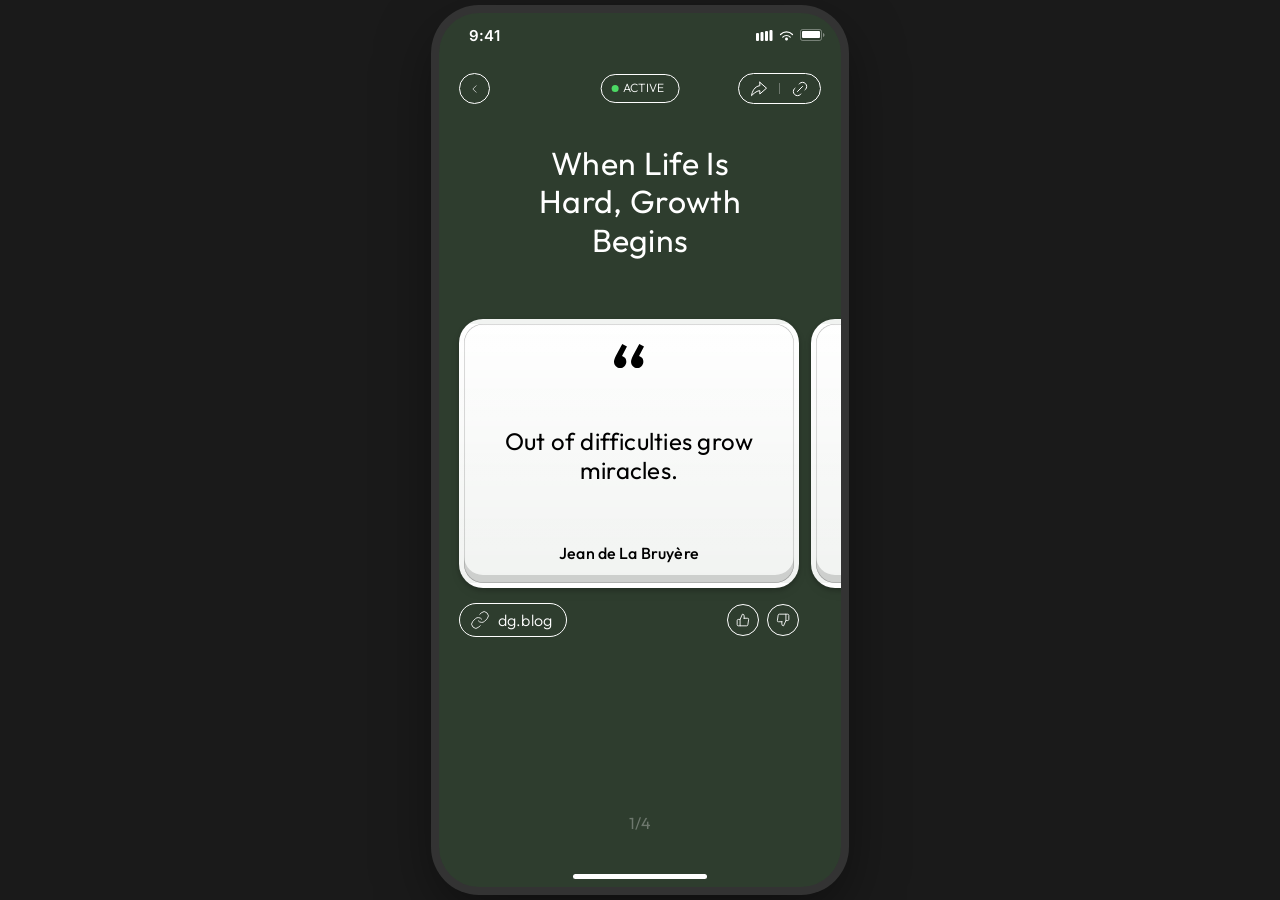
<file: starred-quote-carousel/index.html>
<!DOCTYPE html>
<html lang="en">
<head>
  <meta charset="UTF-8">
  <meta name="viewport" content="width=device-width, initial-scale=1.0, maximum-scale=1.0, user-scalable=no">
  <title>Starred Quotes</title>
  <link rel="stylesheet" href="styles.css">
</head>
<body>

<div class="device-frame">
  <!-- STATUS BAR -->
  <div class="status-bar">
    <div class="status-time-wrap">
      <span class="status-time">9:41</span>
    </div>
    <div class="status-icons">
      <svg width="17" height="11" viewBox="0 0 17 11" fill="none">
        <rect x="0" y="3" width="3" height="8" rx="1" fill="#fff"/>
        <rect x="4.5" y="2" width="3" height="9" rx="1" fill="#fff"/>
        <rect x="9" y="1" width="3" height="10" rx="1" fill="#fff"/>
        <rect x="13.5" y="0" width="3" height="11" rx="1" fill="#fff"/>
      </svg>
      <svg width="15" height="11" viewBox="0 0 15 11" fill="none">
        <path d="M7.5 10.5C8.33 10.5 9 9.83 9 9C9 8.17 8.33 7.5 7.5 7.5C6.67 7.5 6 8.17 6 9C6 9.83 6.67 10.5 7.5 10.5Z" fill="#fff"/>
        <path d="M3.75 7.12C4.8 6.07 6.15 5.5 7.5 5.5C8.85 5.5 10.2 6.07 11.25 7.12" stroke="#fff" stroke-width="1.2" stroke-linecap="round"/>
        <path d="M1.5 4.5C3.2 2.8 5.35 1.9 7.5 1.9C9.65 1.9 11.8 2.8 13.5 4.5" stroke="#fff" stroke-width="1.2" stroke-linecap="round"/>
      </svg>
      <svg width="25" height="12" viewBox="0 0 25 12" fill="none">
        <rect x="0.5" y="0.5" width="21" height="11" rx="2" stroke="#fff" stroke-opacity="0.35"/>
        <rect x="2" y="2" width="18" height="7" rx="1" fill="#fff"/>
        <path d="M23 4V8C23.8 7.66 24.5 6.93 24.5 6C24.5 5.07 23.8 4.34 23 4Z" fill="#fff" fill-opacity="0.4"/>
      </svg>
    </div>
  </div>

  <!-- NAVIGATION BAR -->
  <div class="nav-bar">
    <div class="nav-left">
      <button class="nav-btn back-btn" id="backBtn">
        <svg width="20" height="20" viewBox="0 0 20 20" fill="none">
          <path d="M12.5 5L7.5 10L12.5 15" stroke="white" stroke-linecap="round" stroke-linejoin="round"/>
        </svg>
      </button>
    </div>
    <div class="nav-center">
      <button class="status-pill">
        <span class="status-dot"></span>
        <span class="status-label">Active</span>
      </button>
    </div>
    <div class="nav-right">
      <button class="nav-btn nav-actions" id="navActions">
        <svg width="20" height="20" viewBox="0 0 20 20" fill="none">
          <path d="M10.8334 3.33334V6.66668C5.3542 7.52334 3.3167 12.3233 2.50003 16.6667C2.4692 16.8383 6.9867 11.6983 10.8334 11.6667V15L17.5 9.16668L10.8334 3.33334Z" stroke="white" stroke-linecap="round" stroke-linejoin="round"/>
        </svg>
        <span class="nav-divider"></span>
        <svg width="20" height="20" viewBox="0 0 20 20" fill="none">
          <path d="M7.5 12.5L12.5 7.5" stroke="white" stroke-linecap="round" stroke-linejoin="round"/>
          <path d="M9.16663 4.99996L9.55246 4.55329C10.334 3.7719 11.3939 3.33296 12.499 3.33304C13.6041 3.33312 14.664 3.77221 15.4454 4.55371C16.2268 5.33521 16.6657 6.39512 16.6656 7.50025C16.6656 8.60539 16.2265 9.66523 15.445 10.4466L15 10.8333" stroke="white" stroke-linecap="round" stroke-linejoin="round"/>
          <path d="M10.8334 15L10.5025 15.445C9.71191 16.2268 8.64486 16.6653 7.53295 16.6653C6.42105 16.6653 5.354 16.2268 4.56337 15.445C4.17367 15.0597 3.86428 14.6008 3.65313 14.0951C3.44198 13.5894 3.33325 13.0468 3.33325 12.4987C3.33325 11.9507 3.44198 11.4081 3.65313 10.9024C3.86428 10.3966 4.17367 9.93782 4.56337 9.55249L5.00004 9.16666" stroke="white" stroke-linecap="round" stroke-linejoin="round"/>
        </svg>
      </button>
    </div>
  </div>

  <!-- MAIN CONTENT -->
  <div class="content">
    <h1 class="quote-title" id="quoteTitle">When Life Is Hard, Growth Begins</h1>

    <div class="cards-section">
      <!-- Cards carousel -->
      <div class="cards-track" id="cardsTrack">
        <!-- Cards will be injected by JS -->
      </div>

      <!-- Action bar -->
      <div class="action-bar" id="actionBar">
        <!-- Action buttons injected by JS -->
      </div>
    </div>

    <div class="page-indicator">
      <span class="page-number" id="pageNumber">1/4</span>
    </div>
  </div>

  <!-- HOME INDICATOR -->
  <div class="home-indicator"></div>
</div>

<script src="app.js"></script>

</body>
</html>
</file>
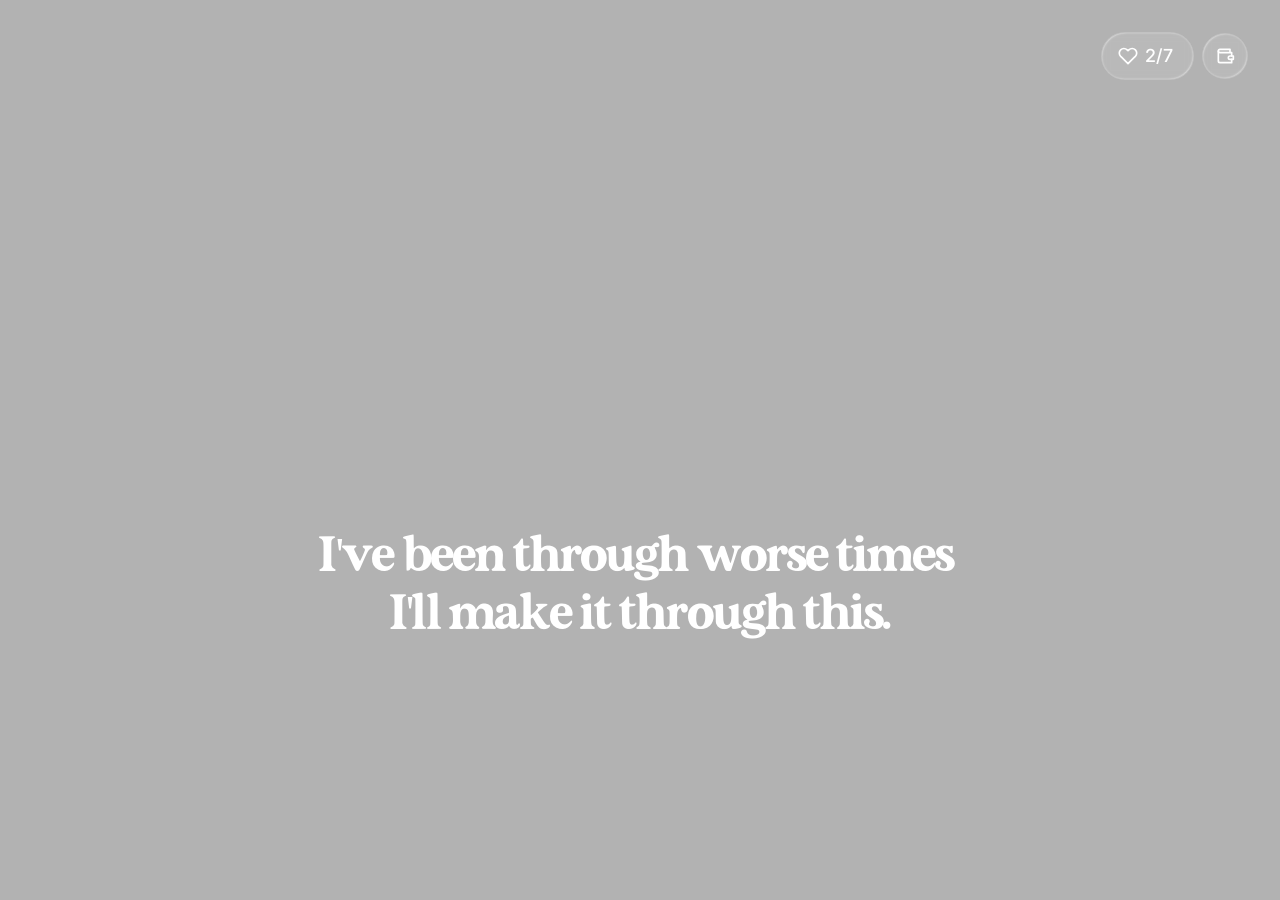
<file: streak-tree/index.html>
<!DOCTYPE html>
<html lang="en">

<head>
    <meta charset="UTF-8">
    <meta name="viewport" content="width=device-width, initial-scale=1.0, maximum-scale=1.0, user-scalable=no">
    <title>Streak Tree</title>
    <link rel="preconnect" href="https://fonts.googleapis.com">
    <link rel="preconnect" href="https://fonts.gstatic.com" crossorigin>
    <link href="https://fonts.googleapis.com/css2?family=Inter:wght@400;500;600&display=swap" rel="stylesheet">
    <link rel="stylesheet" href="style.css">
</head>

<body>

    <!-- ═══════════════════════════════════════════════════
         STATE 1: HOMEPAGE
    ═══════════════════════════════════════════════════ -->
    <main class="homepage">
        <div class="homepage__bg">
            <video class="homepage__bg-video" autoplay muted loop playsinline id="bgVideo">
                <source src="bg-video-smooth.mp4" type="video/mp4">
            </video>
            <div class="homepage__bg-overlay"></div>
        </div>

        <div class="homepage__topbar">
            <button class="glass-pill streak-pill" id="streakPillBtn" aria-label="Open streak tracker">
                <svg class="glass-pill__icon" width="20" height="20" viewBox="0 0 24 24" fill="none" stroke="currentColor" stroke-width="2" stroke-linecap="round" stroke-linejoin="round">
                    <path d="M20.84 4.61a5.5 5.5 0 0 0-7.78 0L12 5.67l-1.06-1.06a5.5 5.5 0 0 0-7.78 7.78l1.06 1.06L12 21.23l7.78-7.78 1.06-1.06a5.5 5.5 0 0 0 0-7.78z"/>
                </svg>
                <span class="glass-pill__text" id="streakPillText">0/7</span>
            </button>
            <button class="glass-pill glass-pill--icon-only" aria-label="Settings">
                <svg class="glass-pill__icon" width="20" height="20" viewBox="0 0 24 24" fill="none" stroke="currentColor" stroke-width="2" stroke-linecap="round" stroke-linejoin="round">
                    <path d="M20 12V8H6a2 2 0 0 1-2-2c0-1.1.9-2 2-2h12v4"/>
                    <path d="M4 6v12c0 1.1.9 2 2 2h14v-4"/>
                    <path d="M18 12a2 2 0 0 0 0 4h4v-4h-4z"/>
                </svg>
            </button>
        </div>

        <div class="homepage__quote">
            <p class="homepage__quote-text">
                I've been through worse times,<br>
                I'll make it through this.
            </p>
        </div>
    </main>


    <!-- ═══════════════════════════════════════════════════
         STATE 2: STREAK MODAL
    ═══════════════════════════════════════════════════ -->
    <div class="modal-overlay" id="modalOverlay" role="dialog" aria-modal="true" aria-labelledby="modalTitle">
        <div class="modal" id="modalCard">

            <div class="modal__header">
                <span class="modal__title" id="modalTitle">2-Days Streak</span>
                <button class="modal__close" id="modalCloseBtn" aria-label="Close modal">
                    <svg width="20" height="20" viewBox="0 0 20 20" fill="none">
                        <path d="M15 5L5 15" stroke="currentColor" stroke-width="1.25" stroke-linecap="round" stroke-linejoin="round"/>
                        <path d="M5 5L15 15" stroke="currentColor" stroke-width="1.25" stroke-linecap="round" stroke-linejoin="round"/>
                    </svg>
                </button>
            </div>

            <!-- ═══════════════════════════════════════════
                 TREE ILLUSTRATION — SVG Mask approach

                 How it works:
                 - The tree trunk is rendered inside a <mask>
                 - A white <rect> (the "reveal rect") controls
                   how much of the tree is visible
                 - The rect's Y position animates upward:
                   Lvl 0: only bottom seed visible
                   Lvl 1: full trunk revealed
                 - Leaves & foliage are separate groups
                   that fade+scale in at Lvl 2 & 3
                 - A Gaussian blur on the mask edge creates
                   a soft, natural growth reveal
            ═══════════════════════════════════════════ -->
            <div class="modal__tree" id="treeContainer">
                <svg class="tree-svg" viewBox="0 0 473 275" xmlns="http://www.w3.org/2000/svg">
                    <defs>
                        <!-- Soft-edge blur filter for the mask reveal -->
                        <filter id="maskBlur">
                            <feGaussianBlur stdDeviation="6" />
                        </filter>

                        <!-- TRUNK MASK: white rect reveals the tree shape -->
                        <!-- The rect Y is animated via JS to grow upward -->
                        <mask id="trunkMask">
                            <rect
                                id="maskRect"
                                x="160"
                                y="270"
                                width="200"
                                height="220"
                                fill="white"
                                filter="url(#maskBlur)"
                            />
                        </mask>

                        <!-- LEAVES MASK: same approach for leaf reveal -->
                        <mask id="leavesMask">
                            <rect
                                id="leavesMaskRect"
                                x="140"
                                y="270"
                                width="240"
                                height="240"
                                fill="white"
                                filter="url(#maskBlur)"
                            />
                        </mask>
                    </defs>

                    <!-- Background -->
                    <rect width="473" height="275" fill="#EDE3D1"/>

                    <!-- TRUNK — masked by the reveal rect -->
                    <g mask="url(#trunkMask)">
                        <path d="M234.368 77.5068C234.522 78.027 234.677 78.6966 234.823 79.5068C235.162 81.3821 235.468 83.9479 235.743 86.9941C236.292 93.0833 236.713 101.049 237.029 109.16C237.662 125.38 237.876 142.151 237.876 145.582V147.302L238.798 145.851C240.993 142.395 244.867 136.348 249.136 130.808C251.27 128.037 253.497 125.402 255.654 123.285C257.73 121.249 259.707 119.728 261.449 119.003C261.304 119.2 261.121 119.446 260.899 119.732C260.304 120.502 259.458 121.565 258.439 122.84C256.404 125.387 253.686 128.772 250.937 132.313C248.188 135.854 245.401 139.558 243.229 142.747C242.142 144.341 241.205 145.813 240.501 147.075C239.805 148.324 239.31 149.412 239.149 150.227C237.83 156.929 237.53 164.672 237.544 172.357C237.551 176.202 237.637 180.041 237.715 183.732C237.793 187.426 237.863 190.971 237.839 194.24L237.825 196.113L238.771 194.496C241.132 190.457 243.791 185.956 246.94 181.935C249.475 178.699 252.311 175.795 255.542 173.7C249.333 181.008 242.559 189.191 239.252 198.187C238.453 200.359 237.925 203.834 237.568 207.96C237.21 212.101 237.021 216.948 236.919 221.896C236.817 226.844 236.803 231.902 236.795 236.462C236.787 241.025 236.785 245.085 236.71 248.053L236.677 249.149L236.667 249.479L236.967 249.618L238.371 250.269C245.137 253.469 251.91 257.719 256.27 263.718C243.342 265.961 226.518 265.669 213.548 263.706C218.684 257.886 224.003 255.223 230.867 251.08C231.47 250.716 231.924 250.448 232.258 250.222C232.595 249.993 232.854 249.778 233.05 249.506C233.247 249.231 233.352 248.934 233.443 248.592C233.528 248.273 233.627 247.806 233.763 247.262L233.774 247.213L233.776 247.163L234.029 241.204C234.412 232.432 235.043 217.951 235.281 204.842C235.4 198.288 235.421 192.069 235.264 187.076C235.185 184.58 235.061 182.384 234.882 180.602C234.704 178.832 234.467 177.429 234.147 176.545C230.698 167.008 223.025 156.483 216.514 148.395L215.229 146.811C214.942 146.46 214.481 145.949 213.971 145.374C213.455 144.793 212.879 144.135 212.343 143.472C211.805 142.806 211.317 142.147 210.976 141.566C210.805 141.276 210.677 141.016 210.597 140.793C210.577 140.738 210.56 140.686 210.547 140.639L210.605 140.623C214.94 143.253 219.456 148.415 223.609 154.119C227.808 159.886 231.591 166.142 234.4 170.745L235.277 172.183L235.327 170.499C235.897 150.879 234.793 131.121 234.893 111.599C234.911 107.912 234.431 100.411 234.161 93.1768C234.026 89.5486 233.942 85.9789 233.998 82.9609C234.039 80.7643 234.156 78.891 234.368 77.5068Z" stroke="#39290C" fill="none"/>
                    </g>

                    <!-- LEAVES (Lvl 2) — masked by leaves reveal rect -->
                    <g class="tree-leaves" mask="url(#leavesMask)" opacity="0">
                        <path d="M210.577 141.8C204.804 141.076 192.876 133.013 196.764 126.835C197.506 126.235 197.59 126.252 198.539 126.096C206.882 124.724 208.594 138.523 211.938 140.789L210.577 141.8Z" fill="#39290C"/>
                        <path d="M214.24 145.796C211.389 148.146 207.152 150.283 203.376 150.088C200.582 149.944 197.679 148.836 198.347 145.513C201.67 141.302 208.537 143.66 212.782 144.804L214.24 145.796Z" fill="#39290C"/>
                        <path d="M217.151 145.492C216.986 141.6 216.205 135.654 220.885 134.145C226.424 136.424 221.946 145.126 219.668 148.495C218.466 147.784 217.933 146.69 217.151 145.492Z" fill="#39290C"/>
                        <path d="M233.665 80.4017C231.795 75.4627 228.556 62.9807 235.145 60.2753C236.055 59.9036 237.076 59.9086 237.983 60.2883C244.998 63.2587 236.357 76.5751 235.345 80.2735L233.665 80.4017Z" fill="#39290C"/>
                        <path d="M234.074 90.8996C228.269 90.3129 216.753 85.1024 219.385 77.5907C225.117 71.8227 230.864 84.4322 233.889 87.7204L234.074 90.8996Z" fill="#39290C"/>
                        <path d="M236.648 95.5938C238.79 91.625 242.962 83.8549 248.581 85.238C255.466 91.3489 240.795 98.7035 236.846 101.083C236.284 99.417 236.553 97.4096 236.648 95.5938Z" fill="#39290C"/>
                        <path d="M260.376 119.101C258.797 114.326 256.569 99.1957 265.294 100.477C270.003 103.696 266.456 110.809 264.774 114.653C263.922 116.148 262.949 118.175 261.662 119.202L260.376 119.101Z" fill="#39290C"/>
                        <path d="M263.643 119.601C267.498 119.859 273.724 119.956 275.234 124.541C272.229 129.874 262.451 125.448 258.338 123.674L258.092 122.61C259.047 121.042 261.769 120.353 263.643 119.601Z" fill="#39290C"/>
                        <path d="M252.964 176.513C249.081 172.433 246.261 160.756 253.389 159C258.469 161.545 256.001 169.601 255.038 173.855C254.547 174.492 253.454 176 252.964 176.513Z" fill="#39290C"/>
                    </g>

                    <!-- FOLIAGE BLOBS (Lvl 3) -->
                    <g class="tree-foliage" opacity="0">
                        <path d="M281.37 62.3348C287.765 59.0208 294.601 57.8692 301.441 60.296C316.056 65.4814 312.976 77.4761 307.797 87.9732C315.05 88.4357 321.626 91.1168 320.952 100.015C320.349 107.974 315.054 114.672 307.466 117.263C309.394 122.42 310.69 126.768 308.307 132.502C303.735 143.502 282.15 147.978 276.814 135.379C276.439 134.495 276.071 132.244 275.886 131.184C268.106 136.323 262.124 138.979 262.701 125.483C262.741 124.545 263.145 123.013 263.061 122.141C263.022 122.027 262.693 121.802 262.569 121.702L260.046 121.978C258.867 121.137 257.561 118.379 257.687 118.406C251.866 117.115 243.663 118.837 249.903 109.07C241.846 104.839 239.697 97.577 244.626 89.6997C246.96 87.5444 248.561 87.1545 251.606 86.8602C251.286 85.4018 250.761 83.0057 250.685 81.5549C250.437 77.4147 251.846 73.3464 254.598 70.2575C257.356 67.1128 261.257 65.2185 265.42 65.0032C269.579 64.8133 273 66.2623 276.012 69.0819C277.661 65.6556 278.293 64.6088 281.37 62.3348Z" fill="#39290C"/>
                        <path fill-rule="evenodd" clip-rule="evenodd" d="M182.23 91.1748C190.996 81.4846 209.929 86.4796 212.101 99.6943C212.343 101.168 212.396 102.683 212.459 104.144C220.567 107.339 223.723 109.812 226.153 118.235C224.334 126.052 221.434 130.791 213.327 132.777L212.7 133.136C212.798 135.187 213.202 137.216 213.553 139.241C212.542 142.467 212.43 142.788 209.503 144.404C210.57 146.14 211.242 147.871 212.03 149.74C209.047 160.281 198.951 164.183 192.512 153.64C189.987 163.683 182.693 170.642 172.174 165.229C169.119 163.691 166.804 160.999 165.742 157.75C164.194 152.871 165.942 149.198 168.106 145.028C154.092 144.623 143.823 136.502 145.293 121.367C145.977 114.328 150.932 106.731 157.378 103.62C159.416 102.637 163.718 101.673 165.308 100.424C164.071 96.6545 164.519 91.6741 168.176 89.3886C169.392 88.6224 170.867 88.3847 172.261 88.7295C175.771 89.5801 177.777 93.0959 179.568 95.9218C180.31 94.1509 180.951 92.5883 182.23 91.1748Z" fill="#39290C"/>
                        <path d="M255.038 154.179C256.119 151.001 257.181 148.517 260.342 146.933C265.585 144.432 271.225 147.234 273.906 152.067C274.625 153.365 274.467 157.096 275.134 157.647C276.004 158.366 279.092 158.592 280 160.577C279.942 162.718 277.409 163.901 275.698 164.775C277.529 166.238 278.769 167.82 279.076 170.241C279.303 172.136 278.747 174.041 277.537 175.514C275.332 178.241 272.764 178.529 269.546 178.626C264.895 185.627 256.549 183.848 254.208 175.969C253.361 173.117 252.135 176.141 250.638 172.838C250.096 172.6 248.377 172.72 247.699 172.739C243.6 169.727 243.547 165.974 248.451 163.903C246.328 162.641 244.803 161.693 244.156 159.086C243.801 157.615 244.058 156.063 244.866 154.786C246.099 152.808 247.914 152.006 250.075 151.484C252.592 152.155 253.138 152.407 255.038 154.179Z" fill="#39290C"/>
                        <path d="M209.948 73.2617C204.863 71.4923 200.892 69.7617 198.387 64.6743C194.433 56.238 198.989 47.224 206.77 42.9775C208.86 41.8377 214.842 42.1323 215.734 41.069C216.896 39.6822 217.293 34.7311 220.487 33.2976C223.919 33.4145 225.789 37.4897 227.172 40.244C229.538 37.323 232.089 35.3525 235.976 34.8867C239.017 34.5438 242.066 35.4568 244.416 37.4137C248.764 40.9792 249.197 45.1013 249.317 50.2641C260.494 57.8002 257.548 71.1658 244.887 74.8332C240.303 76.1608 245.14 78.1597 239.826 80.5243C239.437 81.3909 239.612 84.1493 239.634 85.2363C234.758 91.7776 228.738 91.8217 225.471 83.9328C223.424 87.3237 221.887 89.7588 217.698 90.7688C215.335 91.3209 212.849 90.8919 210.81 89.5812C207.651 87.5823 206.384 84.6634 205.572 81.191C206.675 77.1625 207.085 76.2889 209.948 73.2617Z" fill="#39290C"/>
                    </g>
                </svg>
            </div>

            <div class="modal__content">
                <h3 class="modal__heading">A New daily habit</h3>
                <p class="modal__subtext">Build a streak to make practicing affirmations a habbit that sticks!</p>
            </div>

            <!-- Streak day tracker -->
            <div class="streak-days" id="streakDays">
                <div class="streak-day streak-day--checked" data-day="0">
                    <span class="streak-day__label">Su</span>
                    <div class="streak-day__circle">
                        <div class="streak-day__face streak-day__face--front"></div>
                        <div class="streak-day__face streak-day__face--back">
                            <svg width="24" height="24" viewBox="0 0 24 24" fill="none"><path d="M6 13l4 4L18 7" stroke="#fff" stroke-width="2" stroke-linecap="round" stroke-linejoin="round"/></svg>
                        </div>
                    </div>
                </div>
                <div class="streak-day streak-day--checked" data-day="1">
                    <span class="streak-day__label">Mo</span>
                    <div class="streak-day__circle">
                        <div class="streak-day__face streak-day__face--front"></div>
                        <div class="streak-day__face streak-day__face--back">
                            <svg width="24" height="24" viewBox="0 0 24 24" fill="none"><path d="M6 13l4 4L18 7" stroke="#fff" stroke-width="2" stroke-linecap="round" stroke-linejoin="round"/></svg>
                        </div>
                    </div>
                </div>
                <div class="streak-day" data-day="2">
                    <span class="streak-day__label">Tu</span>
                    <div class="streak-day__circle">
                        <div class="streak-day__face streak-day__face--front"></div>
                        <div class="streak-day__face streak-day__face--back">
                            <svg width="24" height="24" viewBox="0 0 24 24" fill="none"><path d="M6 13l4 4L18 7" stroke="#fff" stroke-width="2" stroke-linecap="round" stroke-linejoin="round"/></svg>
                        </div>
                    </div>
                </div>
                <div class="streak-day" data-day="3">
                    <span class="streak-day__label">We</span>
                    <div class="streak-day__circle">
                        <div class="streak-day__face streak-day__face--front"></div>
                        <div class="streak-day__face streak-day__face--back">
                            <svg width="24" height="24" viewBox="0 0 24 24" fill="none"><path d="M6 13l4 4L18 7" stroke="#fff" stroke-width="2" stroke-linecap="round" stroke-linejoin="round"/></svg>
                        </div>
                    </div>
                </div>
                <div class="streak-day" data-day="4">
                    <span class="streak-day__label">Th</span>
                    <div class="streak-day__circle">
                        <div class="streak-day__face streak-day__face--front"></div>
                        <div class="streak-day__face streak-day__face--back">
                            <svg width="24" height="24" viewBox="0 0 24 24" fill="none"><path d="M6 13l4 4L18 7" stroke="#fff" stroke-width="2" stroke-linecap="round" stroke-linejoin="round"/></svg>
                        </div>
                    </div>
                </div>
                <div class="streak-day" data-day="5">
                    <span class="streak-day__label">Fr</span>
                    <div class="streak-day__circle">
                        <div class="streak-day__face streak-day__face--front"></div>
                        <div class="streak-day__face streak-day__face--back">
                            <svg width="24" height="24" viewBox="0 0 24 24" fill="none"><path d="M6 13l4 4L18 7" stroke="#fff" stroke-width="2" stroke-linecap="round" stroke-linejoin="round"/></svg>
                        </div>
                    </div>
                </div>
                <div class="streak-day" data-day="6">
                    <span class="streak-day__label">Sun</span>
                    <div class="streak-day__circle">
                        <div class="streak-day__face streak-day__face--front"></div>
                        <div class="streak-day__face streak-day__face--back">
                            <svg width="24" height="24" viewBox="0 0 24 24" fill="none"><path d="M6 13l4 4L18 7" stroke="#fff" stroke-width="2" stroke-linecap="round" stroke-linejoin="round"/></svg>
                        </div>
                    </div>
                </div>
            </div>

            <div class="modal__footer">
                <button class="modal__cta" id="modalCta">Continue</button>
            </div>
        </div>
    </div>

    <script src="script.js"></script>
</body>

</html>
</file>
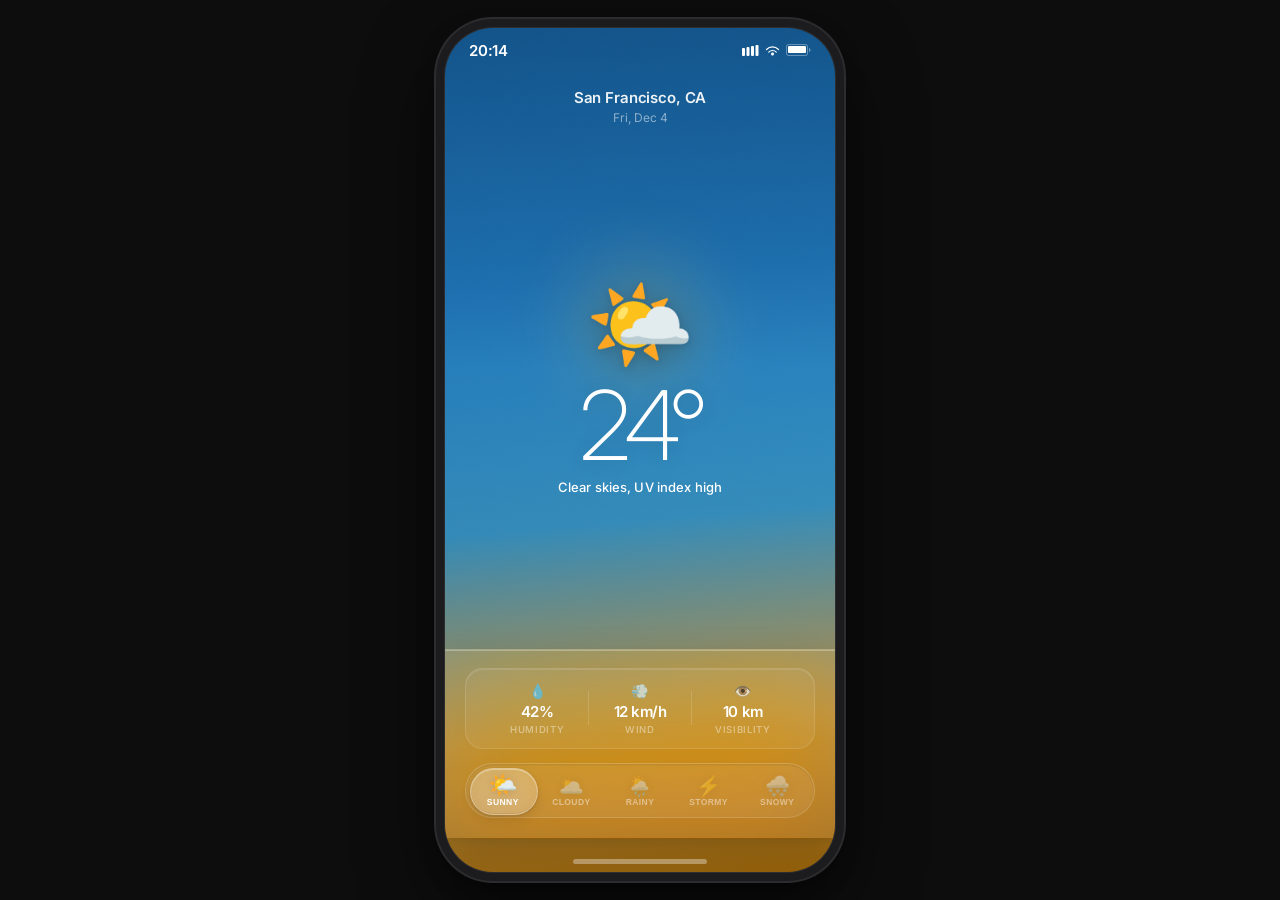
<file: weather/index.html>
<!DOCTYPE html>
<html lang="en">
  <head>
    <meta charset="UTF-8" />
    <meta name="viewport" content="width=device-width, initial-scale=1.0, maximum-scale=1.0, user-scalable=no" />
    <title>Weather</title>
    <link rel="preconnect" href="https://fonts.googleapis.com" />
    <link rel="preconnect" href="https://fonts.gstatic.com" crossorigin />
    <link href="https://fonts.googleapis.com/css2?family=Inter:wght@200;300;400;500;600;700&display=swap" rel="stylesheet" />
    <link rel="stylesheet" href="css/style.css" />
    <link rel="stylesheet" href="css/animations.css" />
  </head>
  <body>

    <div class="device-frame">

      <!-- Background layers (absolute inside frame) -->
      <div class="bg-scene">
        <div class="bg-gradient" id="bgGradient"></div>
        <video class="bg-video" id="bgVideoSunny"  src="assets/sunny.mp4"  autoplay muted loop playsinline></video>
        <video class="bg-video" id="bgVideoCloudy" src="assets/cloudy.mp4" autoplay muted loop playsinline></video>
        <video class="bg-video" id="bgVideoRainy"  src="assets/rainy.mp4"  autoplay muted loop playsinline></video>
        <video class="bg-video" id="bgVideoStormy" src="assets/stormy.mp4" autoplay muted loop playsinline></video>
        <video class="bg-video" id="bgVideoSnowy"  src="assets/snowy.mp4"  autoplay muted loop playsinline></video>
        <div class="bg-overlay" id="bgOverlay"></div>
        <canvas class="atmosphere-canvas" id="atmosphereCanvas"></canvas>
        <canvas class="particle-canvas"   id="particleCanvas"></canvas>
      </div>

      <!-- Status bar -->
      <div class="status-bar">
        <div class="status-left">
          <span class="status-time" id="statusTime">9:41</span>
        </div>
        <div class="status-right">
          <!-- Signal bars -->
          <svg width="17" height="11" viewBox="0 0 17 11" fill="none">
            <rect x="0"    y="3" width="3" height="8"  rx="1" fill="white"/>
            <rect x="4.5"  y="2" width="3" height="9"  rx="1" fill="white"/>
            <rect x="9"    y="1" width="3" height="10" rx="1" fill="white"/>
            <rect x="13.5" y="0" width="3" height="11" rx="1" fill="white"/>
          </svg>
          <!-- WiFi -->
          <svg width="15" height="11" viewBox="0 0 15 11" fill="none">
            <path d="M7.5 10.5C8.33 10.5 9 9.83 9 9C9 8.17 8.33 7.5 7.5 7.5C6.67 7.5 6 8.17 6 9C6 9.83 6.67 10.5 7.5 10.5Z" fill="white"/>
            <path d="M3.75 7.12C4.8 6.07 6.15 5.5 7.5 5.5C8.85 5.5 10.2 6.07 11.25 7.12" stroke="white" stroke-width="1.2" stroke-linecap="round"/>
            <path d="M1.5 4.5C3.2 2.8 5.35 1.9 7.5 1.9C9.65 1.9 11.8 2.8 13.5 4.5" stroke="white" stroke-width="1.2" stroke-linecap="round"/>
          </svg>
          <!-- Battery -->
          <svg width="25" height="12" viewBox="0 0 25 12" fill="none">
            <rect x="0.5" y="0.5" width="21" height="11" rx="2" stroke="white" stroke-opacity="0.35"/>
            <rect x="2" y="2" width="18" height="7" rx="1" fill="white"/>
            <path d="M23 4V8C23.8 7.66 24.5 6.93 24.5 6C24.5 5.07 23.8 4.34 23 4Z" fill="white" fill-opacity="0.4"/>
          </svg>
        </div>
      </div>

      <!-- App content -->
      <main class="main">

        <!-- Top: location + date centered -->
        <div class="app-header">
          <div class="location">San Francisco, CA</div>
          <div class="date" id="currentDate"></div>
        </div>

        <!-- Center: icon + temperature -->
        <div class="card-body">
          <div class="weather-icon-wrap">
            <div class="weather-icon" id="weatherIcon">🌤️</div>
            <div class="icon-glow" id="iconGlow"></div>
          </div>
          <div class="temperature" id="temperature">24°</div>
          <div class="weather-desc" id="weatherDesc">Clear skies, UV index high</div>
        </div>

        <!-- Bottom panel: stats + toggle -->
        <div class="bottom-panel glass">
          <div class="card-stats">
            <div class="stat">
              <span class="stat-icon">💧</span>
              <span class="stat-value" id="humidity">42%</span>
              <span class="stat-label">Humidity</span>
            </div>
            <div class="stat-divider"></div>
            <div class="stat">
              <span class="stat-icon">💨</span>
              <span class="stat-value" id="wind">12 km/h</span>
              <span class="stat-label">Wind</span>
            </div>
            <div class="stat-divider"></div>
            <div class="stat">
              <span class="stat-icon">👁️</span>
              <span class="stat-value" id="visibility">10 km</span>
              <span class="stat-label">Visibility</span>
            </div>
          </div>

          <div class="toggle-wrap">
            <div class="toggle-track" id="toggleTrack">
              <div class="toggle-pill" id="togglePill"></div>
              <button class="toggle-btn active" data-state="sunny">
                <span class="btn-icon">🌤️</span>
                <span class="btn-label">Sunny</span>
              </button>
              <button class="toggle-btn" data-state="cloudy">
                <span class="btn-icon">🌥️</span>
                <span class="btn-label">Cloudy</span>
              </button>
              <button class="toggle-btn" data-state="rainy">
                <span class="btn-icon">🌦️</span>
                <span class="btn-label">Rainy</span>
              </button>
              <button class="toggle-btn" data-state="stormy">
                <span class="btn-icon">⚡</span>
                <span class="btn-label">Stormy</span>
              </button>
              <button class="toggle-btn" data-state="snowy">
                <span class="btn-icon">🌨️</span>
                <span class="btn-label">Snowy</span>
              </button>
            </div>
          </div>
        </div>

      </main>

      <!-- Home indicator -->
      <div class="home-indicator"></div>

    </div><!-- /device-frame -->

    <script src="js/states.js"></script>
    <script src="js/particles.js"></script>
    <script src="js/atmosphere.js"></script>
    <script src="js/main.js"></script>
  </body>
</html>
</file>
<file: canopi-date-picker/style.css>
/* ================================================================
   Canopi Date Picker — style.css
   Reference: 60fps.design/shots/canopi-date-picker
   ================================================================ */

@import url('https://fonts.googleapis.com/css2?family=Geist:wght@300;400;500&family=Geist+Mono:wght@400;500&display=swap');

/* ── Reset ── */
*, *::before, *::after { box-sizing: border-box; margin: 0; padding: 0; }
button { font-family: inherit; cursor: pointer; border: none; background: none; outline: none; -webkit-tap-highlight-color: transparent; }
input  { font-family: inherit; }

:root {
  --black:       #000000;
  --white:       #ffffff;
  --red:         #E8352A;
  --blue:        #007AFF;
  --gray-1:      #1C1C1E;
  --gray-2:      #3A3A3C;
  --gray-3:      #636366;
  --gray-4:      #8E8E93;
  --gray-5:      #AEAEB2;
  --gray-6:      #C7C7CC;
  --gray-7:      #D1D1D6;
  --gray-8:      #E5E5EA;
  --gray-9:      #F2F2F7;
  --font:        'Geist', -apple-system, BlinkMacSystemFont, sans-serif;
}

/* ── Scene + Phone Frame ── */
body {
  font-family: var(--font);
  -webkit-font-smoothing: antialiased;
  background: #E8E8ED;
  min-height: 100vh;
  display: flex;
  align-items: center;
  justify-content: center;
}

.scene {
  display: flex;
  align-items: center;
  justify-content: center;
  padding: 40px 20px;
  min-height: 100vh;
}

.phone {
  width: 390px;
  height: 844px;
  border-radius: 50px;
  background: var(--white);
  position: relative;
  overflow: hidden;
  box-shadow:
    0 0 0 11px #D4D4D8,
    0 0 0 13px #E4E4E7,
    0 30px 80px rgba(0,0,0,0.18);
  flex-shrink: 0;
  animation: phoneAppear 0.5s cubic-bezier(0.16, 1, 0.3, 1) both;
}

@keyframes phoneAppear {
  from {
    opacity: 0;
    transform: scale(0.96) translateY(8px);
  }
  to {
    opacity: 1;
    transform: scale(1) translateY(0);
  }
}

/* ── Dynamic Island ── */
.dynamic-island {
  position: absolute;
  top: 12px;
  left: 50%;
  transform: translateX(-50%);
  width: 126px;
  height: 36px;
  background: #000;
  border-radius: 20px;
  z-index: 100;
}

/* ── Status Bar ── */
.status-bar {
  position: absolute;
  top: 0;
  left: 0;
  right: 0;
  height: 56px;
  display: flex;
  align-items: flex-end;
  justify-content: space-between;
  padding: 0 28px 10px;
  z-index: 50;
  color: var(--black);
}

.status-time {
  font-size: 15px;
  font-weight: 500;
  letter-spacing: -0.3px;
}

.status-right {
  display: flex;
  align-items: center;
  gap: 7px;
}

.status-icon {
  display: block;
}

/* ── App Screen ── */
.app-screen {
  position: absolute;
  inset: 0;
  background: #EBEBEB;
  transition: filter 0.35s ease;
  z-index: 1;
}

.app-screen.dimmed {
  filter: blur(6px) brightness(0.65);
}

/* App Nav */
.app-nav {
  display: flex;
  align-items: center;
  justify-content: space-between;
  padding: 64px 22px 12px;
}

.app-nav-title {
  font-size: 17px;
  font-weight: 500;
  color: var(--black);
}

.app-close-btn {
  width: 30px;
  height: 30px;
  border-radius: 50%;
  background: rgba(0,0,0,0.09);
  display: flex;
  align-items: center;
  justify-content: center;
  color: var(--gray-3);
  cursor: pointer;
}

/* App Body */
.app-body {
  padding: 0 22px;
}

.app-placeholder { margin-bottom: 24px; }

.app-placeholder-title {
  font-size: 30px;
  font-weight: 400;
  color: rgba(0,0,0,0.22);
  letter-spacing: -0.5px;
}

.app-placeholder-desc {
  font-size: 16px;
  color: rgba(0,0,0,0.22);
  margin-top: 4px;
}

/* App Grid */
.app-grid {
  display: grid;
  grid-template-columns: repeat(3, 1fr);
  gap: 12px;
}

/* Tile images from Figma — no padding, full bleed */
.app-tile {
  border-radius: 16px;
  height: 120.5px;
  padding: 0;
  cursor: pointer;
  position: relative;
  overflow: hidden;
  background-size: cover;
  background-position: center top;
  box-shadow:
    0 5px 10px 1px rgba(0,0,0,0.05),
    0 2px 3px 0.5px rgba(0,0,0,0.05),
    0 0 0 0.5px rgb(245,246,245),
    inset 0 0 1px 0.5px rgba(0,0,0,0.10),
    inset 0 0 0 0.5px rgba(0,0,0,0.05);
}

.notes-tile    { background-image: url('tiles/notes.jpg'); }
.tasks-tile    { background-image: url('tiles/tasks.jpg'); }
.location-tile { background-image: url('tiles/location.jpg'); }
.website-tile  { background-image: url('tiles/website.jpg'); }
.photo-tile    { background-image: url('tiles/photo.jpg'); }
.date-tile {
  background-image: url('tiles/date.jpg');
  animation: dateTileShake 5s ease infinite;
  transform-origin: center;
}

@keyframes dateTileShake {
  0%   { transform: rotate(0deg); }
  1%   { transform: rotate(-2deg); }
  2%   { transform: rotate(2deg); }
  3%   { transform: rotate(-2deg); }
  4%   { transform: rotate(2deg); }
  5%   { transform: rotate(0deg); }
  100% { transform: rotate(0deg); }
}

.tile-label {
  position: absolute;
  bottom: 10px;
  left: 10px;
  right: 10px;
  font-size: 12px;
  font-weight: 500;
  color: #000;
  line-height: 1;
}

.tile-label-light { color: #fff; }

/* App Footer */
.app-footer {
  position: absolute;
  bottom: 32px;
  left: 0;
  right: 0;
  padding: 0 22px;
  display: flex;
  align-items: center;
  justify-content: flex-end;
  gap: 8px;
}

.invite-btn {
  display: flex;
  align-items: center;
  gap: 4px;
  font-size: 16px;
  font-weight: 500;
  color: var(--black);
  background: rgba(255,255,255,0.85);
  border: none;
  border-radius: 40px;
  padding: 8px 20px 8px 12px;
  height: 48px;
  box-shadow:
    inset 0 0 2px 0.5px rgba(0,0,0,0.05),
    inset 0 0 0 0.5px rgba(0,0,0,0.10);
}

.fab-add {
  width: 48px;
  height: 48px;
  border-radius: 100px;
  background:
    linear-gradient(to bottom, transparent 50%, rgba(0,0,0,0.20) 100%),
    rgb(75, 100, 75);
  display: flex;
  align-items: center;
  justify-content: center;
  box-shadow:
    0 5px 10px 1px rgba(0,0,0,0.05),
    0 2px 5px 0.5px rgba(0,0,0,0.20),
    inset 0 0 1px 0.5px rgba(0,0,0,0.10),
    inset 0 0 0 0.5px rgba(0,0,0,0.20);
}

/* ── Backdrop ── */
.backdrop {
  position: absolute;
  inset: 0;
  background: rgba(0,0,0,0);
  z-index: 9;
  pointer-events: none;
  transition: background 0.35s ease;
}

.backdrop.visible {
  background: rgba(0,0,0,0.28);
  pointer-events: auto;
}

/* ══════════════════════════════════
   BOTTOM SHEETS — Base
══════════════════════════════════ */
.sheet {
  position: absolute;
  left: 0;
  right: 0;
  bottom: 0;
  background: #EDF0EE;
  border-radius: 24px 24px 0 0;
  transform: translateY(100%);
  transition: transform 0.42s cubic-bezier(0.32, 0.72, 0, 1);
  padding: 0 20px 34px;
  z-index: 20;
  will-change: transform;
}

.sheet.open {
  transform: translateY(0);
}

.sheet-handle {
  width: 36px;
  height: 4px;
  background: #D1D0D6;
  border-radius: 2px;
  margin: 10px auto 18px;
}

/* ── Date Picker Sheet ── */
.picker-sheet {
  height: 491px;
  display: flex;
  flex-direction: column;
  overflow: hidden;
  padding-bottom: 0;
}

/* Tab pane fills remaining space so picker-extras stays at bottom */
.tab-pane.active {
  flex: 1;
  display: flex;
  flex-direction: column;
  min-height: 0;
}

/* Each tab's inner content also fills available space */
.tab-pane.active .date-section,
.tab-pane.active .multi-row,
.tab-pane.active .repeating-section {
  flex: 1;
}

/* Bottom section always pinned to bottom */
.picker-extras {
  flex-shrink: 0;
  padding-bottom: 34px;
}

/* Segmented Control */
.seg-control {
  display: flex;
  background: rgba(0,0,0,0.04);
  border-radius: 10px;
  padding: 2px;
  margin-bottom: 28px;
  gap: 2px;
}

.seg {
  flex: 1;
  height: 32px;
  border-radius: 8px;
  font-size: 13px;
  font-weight: 500;
  color: var(--black);
  background: transparent;
  transition: background 0.2s ease, color 0.2s ease;
}

.seg.active {
  background: #4B644B;
  color: var(--white);
  font-weight: 500;
  box-shadow:
    0 5px 10px 1px rgba(0,0,0,0.05),
    0 2px 3px 0.5px rgba(0,0,0,0.10),
    inset 0 0 1px 0.5px rgba(0,0,0,0.10),
    inset 0 0 0 0.5px rgba(0,0,0,0.10);
}

/* Tab panes */
.tab-pane {
  display: none;
}

/* ── Date Section ── */
.date-section { position: relative; }

.date-section-lbl {
  font-size: 14px;
  font-weight: 500;
  color: var(--gray-4);
  margin-bottom: 10px;
}

.date-section-lbl.text-right,
.date-section.align-right .date-section-lbl {
  text-align: right;
}

.date-section.align-right {
  display: flex;
  flex-direction: column;
  align-items: flex-end;
}

/* Date field — fixed size card, no bg, no outline */
.date-field {
  cursor: pointer;
  position: relative;
  border-radius: 10px;
  background: transparent;
  box-shadow: none;
  width: 100px;
  height: 89px;
  display: flex;
  align-items: center;
  justify-content: center;
  flex-shrink: 0;
  overflow: hidden;
}

/* Plus state (no date selected) */
.plus-state {
  display: flex;
  flex-direction: column;
  align-items: center;
  justify-content: center;
  position: relative;
  width: 100%;
  height: 100%;
}

.ghost-day {
  font-family: 'Geist Mono', monospace;
  font-size: 52px;
  font-weight: 500;
  color: rgba(0,0,0,0.08);
  line-height: 1;
  letter-spacing: 0;
  user-select: none;
  pointer-events: none;
}

.plus-circle {
  width: 24px;
  height: 24px;
  border-radius: 50%;
  background:
    linear-gradient(to bottom, transparent 50%, rgba(0,0,0,0.20) 100%),
    #4B644B;
  color: var(--white);
  font-size: 16px;
  font-weight: 300;
  display: flex;
  align-items: center;
  justify-content: center;
  position: absolute;
  top: 50%;
  left: 50%;
  transform: translate(-50%, -50%);
  line-height: 1;
  transition: transform 0.1s ease;
  box-shadow:
    0 2.5px 5px 0.5px rgba(0,0,0,0.05),
    0 1px 2.5px 0.25px rgba(0,0,0,0.20),
    inset 0 0 0.5px 0.25px rgba(0,0,0,0.10),
    inset 0 0 0 0.25px rgba(0,0,0,0.20);
  z-index: 1;
}

.plus-circle:active {
  transform: translate(-50%, -50%) scale(0.88);
}

.ghost-month {
  font-family: 'Geist Mono', monospace;
  font-size: 20px;
  font-weight: 500;
  color: rgba(0,0,0,0.08);
  margin-top: 6px;
  user-select: none;
  pointer-events: none;
}

/* Selected state */
.selected-state {
  display: flex;
  flex-direction: column;
  align-items: center;
  justify-content: center;
  width: 100%;
  height: 100%;
}

.plus-state.right-align,
.selected-state.right-align {
  align-items: center;
}

.big-day {
  font-family: 'Geist Mono', monospace;
  font-size: 52px;
  font-weight: 500;
  color: var(--black);
  line-height: 1;
  letter-spacing: 0;
}

.big-month {
  font-family: 'Geist Mono', monospace;
  font-size: 20px;
  font-weight: 500;
  color: #4B644B;
  margin-top: 6px;
}

/* Multi-day layout */
.multi-row {
  display: flex;
  align-items: flex-start;
  gap: 0;
}

.flex-1 { flex: 1; }


.multi-arrow {
  flex-shrink: 0;
  display: flex;
  align-items: center;
  justify-content: center;
  width: 40px;
  height: 89px;
  margin-top: 28px; /* match label height (18px line-height + 10px margin-bottom) */
  color: rgba(0,0,0,0.15);
}

/* Repeating section */
.repeating-section {
  padding: 8px 0 16px;
}

.every-lbl {
  font-size: 14px;
  font-weight: 500;
  color: var(--gray-4);
  margin-bottom: 4px;
}

.repeating-day-btn {
  display: flex;
  align-items: center;
  gap: 4px;
  font-size: 34px;
  font-weight: 500;
  color: var(--black);
  letter-spacing: -1px;
}

.repeating-day-btn svg {
  color: var(--gray-5);
  flex-shrink: 0;
}

/* ── Picker Extras (Time + Title + Done) ── */

/* Time row — tappable */
.time-row {
  display: flex;
  align-items: center;
  justify-content: space-between;
  height: 52px;
  cursor: pointer;
  margin: 0 -8px;
  padding: 0 8px;
  border-radius: 10px;
  transition: background 0.15s ease;
  -webkit-tap-highlight-color: transparent;
}

.time-row:active .time-right { background: #E4E8E4; }
.time-row.drum-open .time-right { background: #E4E8E4; }

.time-lbl {
  font-size: 14px;
  font-weight: 500;
  color: var(--gray-4);
}

/* Right side of time row — pill button */
.time-right {
  display: flex;
  align-items: center;
  gap: 2px;
  background: #EEF0EE;
  border-radius: 8px;
  padding: 3px 8px 3px 6px;
  box-shadow:
    inset 0 0 1px 0.5px rgba(0,0,0,0.10),
    inset 0 0 0 0.5px rgba(0,0,0,0.20);
}

.time-val-text {
  font-size: 12px;
  font-weight: 500;
  color: var(--black);
}

.time-val-text.has-time {
  color: var(--black);
}

/* Plus icon — visible by default, hidden when time is set */
.time-add-icon {
  display: flex;
  align-items: center;
  justify-content: center;
  line-height: 0;
}

.time-right:has(.has-time) .time-add-icon {
  display: none;
}

/* Clock icon — hidden by default, shown when time is set */
.time-clock-icon {
  display: none;
  align-items: center;
  justify-content: center;
  line-height: 0;
  color: #F34343;
}

.time-right:has(.has-time) .time-clock-icon {
  display: flex;
}

/* No shadow when time is set */
.time-right:has(.has-time) {
  box-shadow: none;
}

.time-clear-btn {
  display: none;
  align-items: center;
  justify-content: center;
  padding: 0;
  line-height: 0;
  color: var(--gray-3);
}

.time-clear-btn.visible {
  display: flex;
}

/* ── Time Picker Overlay ── */
.time-overlay {
  position: absolute;
  inset: 0;
  z-index: 35;
  pointer-events: none;
  display: flex;
  flex-direction: column;
  justify-content: flex-end;
}

.time-overlay.open { pointer-events: auto; }

.time-ov-backdrop {
  position: absolute;
  inset: 0;
  background: rgba(0,0,0,0);
  transition: background 0.35s ease;
}

.time-overlay.open .time-ov-backdrop { background: rgba(0,0,0,0.22); }

.time-ov-card {
  position: relative;
  background: #EDF0EE;
  border-radius: 24px 24px 0 0;
  padding: 0 20px 34px;
  transform: translateY(100%);
  transition: transform 0.42s cubic-bezier(0.32, 0.72, 0, 1);
  will-change: transform;
}

.time-overlay.open .time-ov-card { transform: translateY(0); }

.time-ov-handle {
  width: 36px;
  height: 4px;
  background: #D1D0D6;
  border-radius: 2px;
  margin: 10px auto 14px;
}

.time-ov-header {
  display: flex;
  align-items: center;
  justify-content: space-between;
  padding-bottom: 12px;
  border-bottom: 1px solid var(--gray-8);
}

.time-ov-cancel {
  font-size: 16px;
  font-weight: 500;
  color: var(--gray-4);
  padding: 6px 0;
}

.time-ov-done {
  font-size: 16px;
  font-weight: 500;
  color: var(--black);
  padding: 6px 0;
}

.row-sep {
  height: 0.5px;
  background: #CED0CE;
}

/* Event Title */
.event-title-wrap {
  margin: 16px 0;
}

.event-title-input {
  width: 100%;
  height: 46px;
  border-radius: 10px;
  border: none;
  background: rgba(0,0,0,0.04);
  padding: 0 14px;
  box-shadow: inset 0 0 1px 0.5px rgba(0,0,0,0.10);
  font-size: 16px;
  color: var(--black);
  outline: none;
}

.event-title-input::placeholder {
  color: var(--gray-6);
}

/* Done button */
.done-btn {
  width: 100%;
  height: 54px;
  border-radius: 14px;
  background: rgba(75,100,75,0.20);
  color: rgba(75,100,75,0.40);
  font-size: 17px;
  font-weight: 500;
  transition: background 0.2s ease, color 0.2s ease, transform 0.1s ease;
  cursor: not-allowed;
}

.done-btn.active {
  background: #4B644B;
  color: var(--white);
  cursor: pointer;
  box-shadow:
    0 5px 10px 1px rgba(0,0,0,0.05),
    0 2px 5px 0.5px rgba(0,0,0,0.20),
    inset 0 0 1px 0.5px rgba(0,0,0,0.10),
    inset 0 0 0 0.5px rgba(0,0,0,0.20);
}

.done-btn.active:active {
  transform: scale(0.97);
}

/* ══════════════════════════════════
   CALENDAR SHEET
══════════════════════════════════ */
.cal-sheet {
  z-index: 30;
  padding-bottom: 28px;
}

.cal-header {
  display: flex;
  align-items: center;
  justify-content: space-between;
  margin-bottom: 14px;
  padding: 0 2px;
}

.cal-month-title {
  display: flex;
  align-items: center;
  gap: 5px;
  font-size: 17px;
  font-weight: 500;
  color: var(--black);
  letter-spacing: -0.3px;
}

.cal-month-title svg {
  opacity: 0.5;
}

.cal-nav-group {
  display: flex;
  gap: 4px;
}

.cal-nav-btn {
  width: 32px;
  height: 32px;
  border-radius: 50%;
  display: flex;
  align-items: center;
  justify-content: center;
  color: var(--black);
  transition: background 0.15s ease;
}

.cal-nav-btn:hover { background: var(--gray-9); }
.cal-nav-btn:active { background: var(--gray-8); }

/* Weekday row */
.cal-weekdays {
  display: grid;
  grid-template-columns: repeat(7, 1fr);
  margin-bottom: 2px;
}

.cal-weekdays span {
  text-align: center;
  font-size: 11px;
  font-weight: 500;
  color: var(--gray-5);
  letter-spacing: 0.3px;
  padding: 5px 0;
}

/* Calendar grid */
.cal-grid {
  display: grid;
  grid-template-columns: repeat(7, 1fr);
  gap: 1px;
}

/* Slide animation for calendar grid */
.cal-grid.slide-exit-left  { animation: gridOutLeft  0.22s ease forwards; }
.cal-grid.slide-exit-right { animation: gridOutRight 0.22s ease forwards; }
.cal-grid.slide-in-left    { animation: gridInLeft   0.22s ease forwards; }
.cal-grid.slide-in-right   { animation: gridInRight  0.22s ease forwards; }

.cal-cell {
  aspect-ratio: 1;
  display: flex;
  align-items: center;
  justify-content: center;
  font-size: 17px;
  font-weight: 400;
  color: var(--black);
  border-radius: 50%;
  cursor: pointer;
  position: relative;
  -webkit-tap-highlight-color: transparent;
}

.cal-cell:active:not(.cal-inactive) { background: #4B644B; color: #fff; }

.cal-cell.cal-inactive {
  color: var(--gray-6);
  pointer-events: none;
}

.cal-cell.cal-today {
  font-weight: 500;
}

.cal-cell.cal-selected {
  background: #4B644B;
  color: var(--white);
  font-weight: 500;
}

/* Range start/end for multi-day */
.cal-cell.cal-range {
  background: var(--gray-9);
  border-radius: 0;
}

.cal-cell.cal-range-start {
  background: #4B644B;
  color: var(--white);
  font-weight: 500;
  border-radius: 50%;
}

.cal-cell.cal-range-end {
  background: #4B644B;
  color: var(--white);
  font-weight: 500;
  border-radius: 50%;
}

/* ── Cal backdrop (dims picker behind calendar) ── */
.cal-backdrop {
  position: absolute;
  inset: 0;
  z-index: 25;
  background: transparent;
  pointer-events: none;
  transition: background 0.3s ease;
}

.cal-backdrop.visible {
  background: rgba(0, 0, 0, 0.18);
  pointer-events: auto;
}

/* ── Date field entrance animation ── */
@keyframes dateFieldIn {
  from { opacity: 0.2; transform: scale(0.92); }
  to   { opacity: 1;   transform: scale(1); }
}

.selected-state { animation: dateFieldIn 0.32s cubic-bezier(0.16, 1, 0.3, 1); }
.plus-state     { animation: dateFieldIn 0.25s cubic-bezier(0.16, 1, 0.3, 1); }

/* Drum outer container (shared by inline) */
.drum-outer {
  position: relative;
  height: 220px;
  overflow: hidden;
  margin: 0 -4px;
}

.drum-highlight {
  position: absolute;
  top: 50%;
  left: 20px;
  right: 20px;
  height: 44px;
  transform: translateY(-50%);
  background: rgba(0, 0, 0, 0.05);
  border-radius: 10px;
  z-index: 2;
  pointer-events: none;
  border: 0.5px solid rgba(0, 0, 0, 0.08);
}

.drum-fade-top,
.drum-fade-bottom {
  position: absolute;
  left: 0;
  right: 0;
  height: 88px;
  pointer-events: none;
  z-index: 3;
}

.drum-fade-top    { top: 0;    background: linear-gradient(to bottom, #EDF0EE 35%, rgba(237,240,238,0)); }
.drum-fade-bottom { bottom: 0; background: linear-gradient(to top,   #EDF0EE 35%, rgba(237,240,238,0)); }

.drum-cols {
  display: flex;
  align-items: center;
  justify-content: center;
  height: 100%;
  gap: 0;
  position: relative;
  z-index: 1;
}

.drum-col {
  width: 100px;
  height: 220px;
  overflow-y: scroll;
  scroll-snap-type: y mandatory;
  scrollbar-width: none;
  -ms-overflow-style: none;
  cursor: grab;
  user-select: none;
  -webkit-user-select: none;
}

.drum-col:active {
  cursor: grabbing;
}

.drum-col::-webkit-scrollbar { display: none; }

.drum-item {
  height: 44px;
  display: flex;
  align-items: center;
  justify-content: center;
  font-size: 22px;
  font-weight: 400;
  color: rgba(0,0,0,0.2);
  scroll-snap-align: center;
  user-select: none;
  transition: color 0.1s ease, font-weight 0.1s ease;
}

.drum-item.drum-selected {
  color: #000000;
  font-weight: 500;
}

.drum-item.drum-pad { visibility: hidden; pointer-events: none; }

.drum-sep {
  font-size: 22px;
  font-weight: 500;
  color: var(--black);
  padding: 0 2px;
  z-index: 4;
}

/* ══════════════════════════════════
   DAY PICKER SHEET (Repeating)
══════════════════════════════════ */
.day-backdrop {
  position: absolute;
  inset: 0;
  background: rgba(0,0,0,0);
  z-index: 25;
  pointer-events: none;
  transition: background 0.35s ease;
}

.day-backdrop.visible {
  background: rgba(0,0,0,0.22);
  pointer-events: all;
}

.day-sheet {
  z-index: 30;
}

.day-list {
  padding: 0 4px;
}

.day-item {
  display: flex;
  align-items: center;
  justify-content: space-between;
  padding: 14px 0;
  border-bottom: 1px solid var(--gray-9);
  cursor: pointer;
}

.day-item:last-child { border-bottom: none; }

.day-item-name {
  font-size: 17px;
  font-weight: 400;
  color: var(--black);
}

.day-item-check {
  width: 26px;
  height: 26px;
  border-radius: 12px;
  border: 1.5px solid var(--gray-6);
  display: flex;
  align-items: center;
  justify-content: center;
  flex-shrink: 0;
  transition: background 0.15s ease, border-color 0.15s ease;
}

.day-item.selected .day-item-check {
  background: #4B644B;
  border-color: #4B644B;
}

.day-item.selected .day-item-check::after {
  content: '';
  display: block;
  width: 14px;
  height: 8px;
  border-left: 2px solid var(--white);
  border-bottom: 2px solid var(--white);
  transform: rotate(-48deg) translate(1px, -1px);
}

/* ══════════════════════════════════
   KEYFRAMES
══════════════════════════════════ */
@keyframes gridOutLeft {
  from { transform: translateX(0);    opacity: 1; }
  to   { transform: translateX(-24px); opacity: 0; }
}
@keyframes gridOutRight {
  from { transform: translateX(0);   opacity: 1; }
  to   { transform: translateX(24px); opacity: 0; }
}
@keyframes gridInLeft {
  from { transform: translateX(24px); opacity: 0; }
  to   { transform: translateX(0);    opacity: 1; }
}
@keyframes gridInRight {
  from { transform: translateX(-24px); opacity: 0; }
  to   { transform: translateX(0);     opacity: 1; }
}

/* ── Responsive ── */
@media (max-height: 920px) {
  .scene { align-items: flex-start; padding: 20px; }
}

@media (max-width: 430px) {
  .phone {
    width: 100vw;
    height: 100dvh;
    border-radius: 0;
    box-shadow: none;
  }
  .dynamic-island { display: none; }
}
</file>
<file: circular-slider/style.css>
/* ─── RESET & BASE ────────────────────────────────────────── */

*, *::before, *::after {
  margin: 0;
  padding: 0;
  box-sizing: border-box;
  -webkit-tap-highlight-color: transparent;
}

:root {
  --bg: #EFEFEF;
  --surface: #FFFFFF;
  --surface-2: #EBEBEF;
  --border: rgba(0, 0, 0, 0.06);
  --text: #1A1A1A;
  --text-secondary: rgba(0, 0, 0, 0.5);
  --text-tertiary: rgba(0, 0, 0, 0.20);
  --accent: #F97316;
  --accent-light: #FB923C;
  --accent-dark: #EA580C;
  --accent-glow: rgba(249, 115, 22, 0.35);
  --accent-soft: rgba(249, 115, 22, 0.08);
  --radius: 16px;
  --radius-xl: 24px;
}

html, body {
  height: 100%;
  font-family: 'Geist', -apple-system, BlinkMacSystemFont, sans-serif;
  background: #E8E8ED;
  color: var(--text);
  overflow: hidden;
  -webkit-font-smoothing: antialiased;
  -moz-osx-font-smoothing: grayscale;
}

body {
  display: flex;
  align-items: center;
  justify-content: center;
}

/* ─── DEVICE FRAME ────────────────────────────────────────── */

.device-frame {
  position: relative;
  width: 375px;
  height: 812px;
  background: var(--bg);
  border-radius: 40px;
  overflow: hidden;
  box-shadow:
    0 0 0 11px #D4D4D8,
    0 0 0 13px #E4E4E7,
    0 25px 80px rgba(0, 0, 0, 0.18);
  display: flex;
  flex-direction: column;
}

/* ─── DYNAMIC ISLAND ──────────────────────────────────────── */

.dynamic-island {
  position: absolute;
  top: 12px;
  left: 50%;
  transform: translateX(-50%);
  width: 120px;
  height: 34px;
  background: #1A1A1A;
  border-radius: 20px;
  z-index: 100;
}

/* ─── STATUS BAR ──────────────────────────────────────────── */

.status-bar {
  display: flex;
  justify-content: space-between;
  align-items: center;
  padding: 16px 28px 0;
  height: 54px;
  flex-shrink: 0;
  position: relative;
  z-index: 50;
}

.status-time {
  font-size: 15px;
  font-weight: 600;
  letter-spacing: 0.2px;
}

.status-icons {
  display: flex;
  align-items: center;
  gap: 6px;
  color: var(--text);
}

.battery-wrap {
  display: flex;
  align-items: center;
  gap: 1px;
}

.battery-body {
  width: 22px;
  height: 11px;
  border: 1.3px solid currentColor;
  border-radius: 2.5px;
  padding: 1.5px;
}

.battery-fill {
  width: 100%;
  height: 100%;
  background: currentColor;
  border-radius: 1px;
}

.battery-cap {
  width: 1.5px;
  height: 5px;
  background: currentColor;
  border-radius: 0 1px 1px 0;
  opacity: 0.5;
}

/* ─── HEADER ──────────────────────────────────────────────── */

.header {
  display: flex;
  align-items: center;
  justify-content: space-between;
  padding: 8px 20px;
  height: 52px;
  flex-shrink: 0;
}

.header-btn {
  width: 36px;
  height: 36px;
  border: none;
  background: var(--bg);
  border-radius: 18px;
  color: var(--text);
  cursor: pointer;
  display: flex;
  align-items: center;
  justify-content: center;
  transition: background 0.2s, transform 0.15s;
  box-shadow:
    inset 0 0 0 0.5px rgba(0, 0, 0, 0.1),
    0 1px 3px rgba(0, 0, 0, 0.06);
}

.header-btn:active {
  transform: scale(0.92);
  background: var(--surface);
}

.header-title {
  font-family: 'Geist', sans-serif;
  font-size: 15px;
  font-weight: 400;
  letter-spacing: -0.3px;
  color: #111111;
}

/* ─── DIAL SECTION ────────────────────────────────────────── */

.dial-section {
  flex: 1;
  display: flex;
  align-items: center;
  justify-content: center;
  padding: 0 20px;
  min-height: 0;
}

.dial-container {
  position: relative;
  width: 320px;
  height: 320px;
  touch-action: none;
  user-select: none;
  -webkit-user-select: none;
  cursor: grab;
}

.dial-container.dragging {
  cursor: grabbing;
}

.dial-svg {
  width: 100%;
  height: 100%;
  overflow: visible;
}

/* ── Tick marks ── */

.ticks line {
  stroke: rgba(0, 0, 0, 0.08);
  stroke-width: 1.5;
  stroke-linecap: round;
  transition: stroke 0.15s, opacity 0.15s;
}

.ticks line.active {
  stroke: var(--accent);
  opacity: 1;
}

/* ── Track ── */

.dial-track {
  transition: stroke 0.3s;
}

/* ── Progress ── */

.dial-progress,
.dial-progress-glow {
  transition: stroke-dasharray 0.08s ease-out;
}

/* ── Handle ── */

.handle-group {
  transition: transform 0.08s ease-out;
}

.handle-outer {
  transition: r 0.2s cubic-bezier(0.16, 1, 0.3, 1),
              fill 0.2s;
}

.handle-group.active .handle-outer {
  r: 18;
}

.handle-group.active .handle-glow {
  r: 24;
  opacity: 0.5;
}

.handle-inner {
  transition: r 0.2s cubic-bezier(0.16, 1, 0.3, 1);
}

.handle-group.active .handle-inner {
  r: 7;
}

/* ── Center content ── */

.dial-center {
  position: absolute;
  top: 50%;
  left: 50%;
  transform: translate(-50%, -50%);
  text-align: center;
  pointer-events: none;
}

.dial-value {
  font-family: 'Geist', sans-serif;
  font-size: 65px;
  font-weight: 400;
  letter-spacing: -3.1px;
  line-height: 1;
  color: var(--text);
  transition: transform 0.1s ease-out;
}

.dial-value.bump {
  transform: scale(1.04);
}

.dial-label {
  font-family: 'Geist', sans-serif;
  font-size: 19px;
  font-weight: 400;
  color: #111111;
  margin-top: 5px;
  letter-spacing: -0.37px;
}

/* ─── REWARD CARD ─────────────────────────────────────────── */

.reward-card {
  margin: 0 20px;
  padding: 18px 20px;
  background: var(--surface);
  border-radius: var(--radius-xl);
  flex-shrink: 0;
  box-shadow:
    inset -0.5px -0.5px 1px rgba(0, 0, 0, 0.1),
    inset 1px 1px 2px rgba(255, 255, 255, 1),
    inset 0 0 0 0.5px rgba(0, 0, 0, 0.1),
    0 0 0 0.5px rgba(0, 0, 0, 0.02);
}

.reward-row {
  display: flex;
  align-items: center;
  gap: 14px;
  margin-bottom: 16px;
}

.reward-icon {
  width: 44px;
  height: 44px;
  border-radius: 12px;
  background: var(--bg);
  display: flex;
  align-items: center;
  justify-content: center;
  font-size: 20px;
  flex-shrink: 0;
  box-shadow:
    inset 0 0 0 0.5px rgba(0, 0, 0, 0.08),
    0 1px 3px rgba(0, 0, 0, 0.06);
}

.reward-info {
  display: flex;
  flex-direction: column;
  gap: 2px;
}

.reward-title {
  font-family: 'Geist', sans-serif;
  font-size: 14px;
  font-weight: 500;
  letter-spacing: -0.14px;
  color: var(--text);
}

.reward-sub {
  font-family: 'Geist', sans-serif;
  font-size: 12px;
  font-weight: 400;
  letter-spacing: -0.12px;
  color: var(--text);
  opacity: 0.5;
}

/* ── Tier Buttons ── */

.reward-tiers {
  display: flex;
  gap: 8px;
}

.tier-btn {
  flex: 1;
  height: 38px;
  border: none;
  border-radius: 10px;
  background: var(--surface);
  color: var(--text);
  font-family: 'Geist', sans-serif;
  font-size: 13px;
  font-weight: 500;
  cursor: pointer;
  transition: all 0.25s cubic-bezier(0.16, 1, 0.3, 1);
  box-shadow:
    inset 0 0 0 0.5px rgba(0, 0, 0, 0.08),
    0 1px 2px rgba(0, 0, 0, 0.04);
}

.tier-btn:hover {
  background: #EFEFEF;
  color: var(--text);
}

.tier-btn:active {
  transform: scale(0.94);
}

.tier-btn.active {
  background: var(--accent-soft);
  color: var(--accent-dark);
  box-shadow:
    inset 0 0 0 0.5px rgba(249, 115, 22, 0.25),
    0 1px 2px rgba(0, 0, 0, 0.04);
}

/* ─── ACTION AREA ─────────────────────────────────────────── */

.action-area {
  padding: 16px 20px 0;
  flex-shrink: 0;
}

.btn-redeem {
  width: 100%;
  height: 52px;
  border: none;
  border-radius: 14px;
  background: var(--accent);
  color: white;
  font-family: 'Inter', sans-serif;
  font-size: 16px;
  font-weight: 600;
  letter-spacing: -0.2px;
  cursor: pointer;
  transition: background 0.2s, transform 0.15s, box-shadow 0.2s;
  box-shadow:
    0 4px 20px rgba(249, 115, 22, 0.35),
    0 0 0 0.5px rgba(0, 0, 0, 0.02),
    inset -0.5px -0.5px 1px rgba(0, 0, 0, 0.1),
    inset 0 0 0 0.5px rgba(0, 0, 0, 0.1);
}

.btn-redeem:hover {
  background: var(--accent-dark);
}

.btn-redeem:active {
  transform: scale(0.97);
  box-shadow: 0 2px 12px var(--accent-glow);
}

.btn-redeem:disabled {
  opacity: 0.35;
  cursor: not-allowed;
  transform: none;
}

/* ─── HOME BAR ────────────────────────────────────────────── */

.home-bar {
  display: flex;
  justify-content: center;
  align-items: center;
  height: 34px;
  flex-shrink: 0;
}

.home-bar::after {
  content: '';
  display: block;
  width: 134px;
  height: 5px;
  background: rgba(0, 0, 0, 0.18);
  border-radius: 100px;
}

/* ─── ENTRANCE ANIMATIONS ─────────────────────────────────── */

.device-frame > *:not(.dynamic-island) {
  opacity: 0;
  transform: translateY(18px);
  animation: fadeSlideIn 0.6s cubic-bezier(0.16, 1, 0.3, 1) forwards;
}

.status-bar    { animation-delay: 0.05s; }
.header        { animation-delay: 0.1s; }
.dial-section  { animation-delay: 0.2s; }
.reward-card   { animation-delay: 0.35s; }
.action-area   { animation-delay: 0.4s; }
.home-bar      { animation-delay: 0.45s; }

@keyframes fadeSlideIn {
  to {
    opacity: 1;
    transform: translateY(0);
  }
}

/* ─── RESPONSIVE ──────────────────────────────────────────── */

@media (max-height: 700px) {
  .device-frame {
    height: 100vh;
    border-radius: 0;
    box-shadow: none;
  }
}

@media (max-width: 400px) {
  .device-frame {
    width: 100vw;
    height: 100vh;
    border-radius: 0;
    box-shadow: none;
  }
}
</file>
<file: emofeel/style.css>
* {
    margin: 0;
    padding: 0;
    box-sizing: border-box;
}

:root {
    --bg: #000000;
    --glass-bg: rgba(255, 255, 255, 0.1);
    --glass-border: rgba(255, 255, 255, 0.12);
    --text: #ffffff;
    --text-muted: rgba(255, 255, 255, 0.5);
}

html, body {
    height: 100%;
    overflow: hidden;
}

body {
    font-family: 'Inter', -apple-system, BlinkMacSystemFont, system-ui, sans-serif;
    background: var(--bg);
    color: var(--text);
    -webkit-font-smoothing: antialiased;
    -moz-osx-font-smoothing: grayscale;
    -webkit-tap-highlight-color: transparent;
    user-select: none;
}

/* ========================================
   PAGE SYSTEM
   ======================================== */
.page {
    position: fixed;
    inset: 0;
    display: flex;
    flex-direction: column;
    opacity: 0;
    pointer-events: none;
    transition: opacity 0.4s cubic-bezier(0.4, 0, 0.2, 1);
}

.page.active {
    opacity: 1;
    pointer-events: all;
}

/* ========================================
   GLASSMORPHISM BUTTON
   ======================================== */
.glass-btn {
    width: 46px;
    height: 46px;
    border-radius: 100px;
    background: var(--glass-bg);
    border: 1px solid var(--glass-border);
    backdrop-filter: blur(4px);
    -webkit-backdrop-filter: blur(4px);
    display: flex;
    align-items: center;
    justify-content: center;
    cursor: pointer;
    flex-shrink: 0;
    transition: background 0.2s ease, transform 0.2s ease;
    box-shadow:
        inset -1px -1px 1px -1px rgba(255, 255, 255, 0.2),
        inset 1px 1px 1px -1px rgba(255, 255, 255, 0.2);
}

.glass-btn:hover {
    background: rgba(255, 255, 255, 0.15);
}

.glass-btn:active {
    transform: scale(0.95);
}

/* ========================================
   HOME - NAV BAR
   ======================================== */
.nav-bar {
    display: flex;
    align-items: center;
    justify-content: space-between;
    padding: 40px 40px;
    gap: 20px;
}

.nav-title {
    font-family: 'Inter', sans-serif;
    font-size: 18px;
    font-weight: 500;
    letter-spacing: -0.36px;
    text-align: center;
    flex: 1;
    line-height: 1.2;
}

/* ========================================
   HOME - CARDS AREA
   ======================================== */
.cards-area {
    flex: 1;
    display: flex;
    align-items: center;
    justify-content: center;
    padding: 0 40px;
}

.cards-grid {
    display: grid;
    grid-template-columns: 1fr 1fr;
    gap: 12px;
    width: 100%;
    max-width: 440px;
}

.card-slot {
    aspect-ratio: 1 / 0.95;
    cursor: pointer;
    position: relative;
}

/* ========================================
   HOME - STICKER CARD (3-layer stack)
   ======================================== */
.sticker-card {
    width: 100%;
    height: 100%;
    position: relative;
    display: flex;
    align-items: center;
    justify-content: center;
    transition: transform 0.3s cubic-bezier(0.4, 0, 0.2, 1);
}

.card-slot:hover .sticker-card {
    transform: scale(1.04);
}

.card-slot:active .sticker-card {
    transform: scale(0.96);
}

/* Shared layer base */
.sticker-layer {
    position: absolute;
    width: 80%;
    height: 82%;
    border-radius: 30%;
}

/* Back layer A — rotated, 30% opacity, breathing */
.sticker-back-a {
    opacity: 0.3;
    transform: rotate(-60deg);
    z-index: 1;
    animation: breathe-a 6s ease-in-out infinite;
}

/* Back layer B — rotated, 30% opacity, breathing */
.sticker-back-b {
    opacity: 0.3;
    transform: rotate(147deg);
    z-index: 2;
    animation: breathe-b 7s ease-in-out infinite;
}

/* Front layer — main color + gradient overlay, subtle breathe */
.sticker-front {
    z-index: 3;
    width: 78%;
    height: 80%;
    animation: breathe-front 5s ease-in-out infinite;
}

/* Stagger each card so they don't sync */
.card-slot:nth-child(1) .sticker-back-a { animation-delay: 0s; }
.card-slot:nth-child(1) .sticker-back-b { animation-delay: -1.5s; }
.card-slot:nth-child(1) .sticker-front  { animation-delay: -0.8s; }

.card-slot:nth-child(2) .sticker-back-a { animation-delay: -2s; }
.card-slot:nth-child(2) .sticker-back-b { animation-delay: -0.5s; }
.card-slot:nth-child(2) .sticker-front  { animation-delay: -3s; }

.card-slot:nth-child(3) .sticker-back-a { animation-delay: -3.5s; }
.card-slot:nth-child(3) .sticker-back-b { animation-delay: -1s; }
.card-slot:nth-child(3) .sticker-front  { animation-delay: -2.2s; }

.card-slot:nth-child(4) .sticker-back-a { animation-delay: -1.2s; }
.card-slot:nth-child(4) .sticker-back-b { animation-delay: -3.8s; }
.card-slot:nth-child(4) .sticker-front  { animation-delay: -4.5s; }

/* Back layer A: rotates RIGHT (clockwise drift) */
@keyframes breathe-a {
    0% {
        transform: rotate(-60deg) scale(1);
        border-radius: 30% 32% 28% 33%;
    }
    25% {
        transform: rotate(-45deg) scale(1.03) translate(2px, -1px);
        border-radius: 33% 28% 32% 29%;
    }
    50% {
        transform: rotate(-35deg) scale(0.98) translate(-1px, 2px);
        border-radius: 28% 34% 30% 31%;
    }
    75% {
        transform: rotate(-48deg) scale(1.02) translate(1px, 1px);
        border-radius: 31% 29% 34% 28%;
    }
    100% {
        transform: rotate(-60deg) scale(1);
        border-radius: 30% 32% 28% 33%;
    }
}

/* Back layer B: rotates LEFT (counter-clockwise drift) */
@keyframes breathe-b {
    0% {
        transform: rotate(147deg) scale(1);
        border-radius: 32% 28% 34% 30%;
    }
    20% {
        transform: rotate(130deg) scale(1.02) translate(-2px, 1px);
        border-radius: 28% 33% 29% 34%;
    }
    50% {
        transform: rotate(120deg) scale(0.97) translate(1px, -2px);
        border-radius: 34% 30% 32% 27%;
    }
    75% {
        transform: rotate(135deg) scale(1.04) translate(2px, 2px);
        border-radius: 29% 31% 28% 35%;
    }
    100% {
        transform: rotate(147deg) scale(1);
        border-radius: 32% 28% 34% 30%;
    }
}

/* Front layer: rotates RIGHT (subtle clockwise sway) */
@keyframes breathe-front {
    0% {
        transform: scale(1) rotate(0deg);
        border-radius: 30% 30% 30% 30%;
    }
    25% {
        transform: scale(1.015) rotate(4deg) translate(0.5px, -0.5px);
        border-radius: 31% 29% 32% 28%;
    }
    50% {
        transform: scale(0.99) rotate(8deg) translate(-0.5px, 0.5px);
        border-radius: 28% 32% 29% 31%;
    }
    75% {
        transform: scale(1.01) rotate(3deg) translate(0.5px, 0px);
        border-radius: 29% 31% 30% 30%;
    }
    100% {
        transform: scale(1) rotate(0deg);
        border-radius: 30% 30% 30% 30%;
    }
}

/* Gradient overlay on all layers for depth */
.sticker-layer::after {
    content: '';
    position: absolute;
    inset: 0;
    border-radius: inherit;
    background: linear-gradient(to bottom, rgba(255,255,255,0.15) 0%, rgba(100,100,100,0.1) 100%);
    pointer-events: none;
}

/* ---- Physical (Red) ---- */
.card-slot[data-category="physical"] .sticker-front {
    background: #E72323;
}
.card-slot[data-category="physical"] .sticker-back-a,
.card-slot[data-category="physical"] .sticker-back-b {
    background: #E72323;
}

/* ---- Mental (Orange) ---- */
.card-slot[data-category="mental"] .sticker-front {
    background: #E78523;
}
.card-slot[data-category="mental"] .sticker-back-a,
.card-slot[data-category="mental"] .sticker-back-b {
    background: #E78523;
}

/* ---- Emotional (Yellow-Green) ---- */
.card-slot[data-category="emotional"] .sticker-front {
    background: #B5C44A;
}
.card-slot[data-category="emotional"] .sticker-back-a,
.card-slot[data-category="emotional"] .sticker-back-b {
    background: #B5C44A;
}

/* ---- Environmental (Blue) ---- */
.card-slot[data-category="environmental"] .sticker-front {
    background: #3CB8E8;
}
.card-slot[data-category="environmental"] .sticker-back-a,
.card-slot[data-category="environmental"] .sticker-back-b {
    background: #3CB8E8;
}

/* Label */
.sticker-label {
    position: relative;
    z-index: 4;
    font-size: 14px;
    font-weight: 500;
    color: white;
    opacity: 0.7;
    text-align: center;
    padding: 0 20px;
    line-height: 1.2;
    letter-spacing: -0.28px;
    pointer-events: none;
    transition: font-size 0.35s cubic-bezier(0.4, 0, 0.2, 1),
                opacity 0.35s ease,
                letter-spacing 0.35s ease;
}

/* Selected state — emotion name shown, bigger + full opacity */
.card-slot.selected .sticker-label {
    font-size: 20px;
    font-weight: 500;
    opacity: 1;
    letter-spacing: -0.4px;
}

/* ========================================
   HOME - CTA BUTTON
   ======================================== */
.cta-area {
    padding: 0 20px 40px;
    display: flex;
    justify-content: center;
}

.cta-btn {
    display: flex;
    align-items: center;
    gap: 12px;
    padding: 4px 4px 4px 24px;
    border-radius: 100px;
    background: var(--glass-bg);
    border: 1px solid var(--glass-border);
    backdrop-filter: blur(4px);
    -webkit-backdrop-filter: blur(4px);
    color: white;
    font-family: inherit;
    font-size: 16px;
    font-weight: 400;
    cursor: pointer;
    opacity: 0.4;
    pointer-events: none;
    transition: opacity 0.4s ease, transform 0.2s ease;
    box-shadow:
        inset -1px -1px 1px -1px rgba(255, 255, 255, 0.2),
        inset 1px 1px 1px -1px rgba(255, 255, 255, 0.2);
}

.cta-btn:not(:disabled) {
    opacity: 1;
    pointer-events: all;
}

.cta-btn:not(:disabled):hover {
    transform: translateY(-1px);
}

.cta-btn:not(:disabled):active {
    transform: scale(0.98);
}

.cta-arrow {
    width: 46px;
    height: 46px;
    background: rgba(255, 255, 255, 0.8);
    pointer-events: none;
}

.cta-arrow svg path,
.cta-arrow svg circle {
    stroke: #000;
}

.cta-btn:not(:disabled) .cta-arrow {
    background: rgba(255, 255, 255, 0.9);
}

/* ========================================
   DETAIL EMOTION - NAV
   ======================================== */
.detail-nav {
    position: fixed;
    top: 0;
    left: 0;
    right: 0;
    z-index: 100;
    background: none;
    padding-bottom: 30px;
}

.detail-nav-inner {
    display: flex;
    align-items: center;
    padding: 40px 40px 0;
    gap: 20px;
}

.page-detail .nav-title {
    font-size: 18px;
}

/* ========================================
   DETAIL EMOTION - CANVAS
   ======================================== */
.canvas-viewport {
    position: fixed;
    inset: 0;
    overflow: hidden;
    cursor: grab;
    z-index: 1;
    background-color: #000;
    /* Hexagonal dot grid — two offset radial-gradient layers */
    background-image:
        radial-gradient(circle, rgba(255, 255, 255, 0.20) 1px, transparent 1px),
        radial-gradient(circle, rgba(255, 255, 255, 0.20) 1px, transparent 1px);
    background-size: 32px 28px;
    background-position: 0 0, 16px 14px;
}

.canvas-viewport:active {
    cursor: grabbing;
}

.canvas-world {
    position: absolute;
    /* No fixed size — infinite canvas */
    will-change: transform;
    transform-origin: 0 0;
}

/* Emotion circle node */
.emotion-node {
    position: absolute;
    border-radius: 50%;
    display: flex;
    align-items: center;
    justify-content: center;
    cursor: pointer;
    will-change: transform;
    /* Entrance: start as merged blob */
    transform: scale(var(--enter-scale, 2.8));
    opacity: 1;
    animation: node-split var(--enter-duration, 0.8s) var(--enter-delay, 0s) cubic-bezier(0.22, 1, 0.36, 1) forwards;
}

/* After entrance finishes, JS controls transform via proximity */
.emotion-node.entered {
    animation: none;
    transition: box-shadow 0.25s ease;
}

@keyframes node-split {
    0% {
        transform: scale(var(--enter-scale, 2.8));
    }
    100% {
        transform: scale(1);
    }
}

/* Label fades in after split */
.emotion-node-label {
    opacity: 0;
    animation: label-fade 0.4s var(--label-delay, 0.6s) ease forwards;
}

.emotion-node.entered .emotion-node-label {
    animation: none;
    opacity: 1;
}

@keyframes label-fade {
    to { opacity: 1; }
}

/* Selected state — glow ring (scale handled by JS proximity) */
.emotion-node.selected {
    z-index: 20;
    box-shadow: 0 0 0 3px rgba(255, 255, 255, 0.4),
                0 0 30px rgba(255, 255, 255, 0.15);
}

.emotion-node.selected::after {
    content: '';
    position: absolute;
    inset: -6px;
    border-radius: 50%;
    border: 2px solid rgba(255, 255, 255, 0.5);
    animation: pulse-ring 1.5s ease-in-out infinite;
}

@keyframes pulse-ring {
    0%, 100% {
        opacity: 0.4;
        transform: scale(1);
    }
    50% {
        opacity: 0.8;
        transform: scale(1.06);
    }
}

.emotion-node-label {
    font-size: 11px;
    font-weight: 500;
    color: white;
    text-align: center;
    pointer-events: none;
    line-height: 1.2;
    padding: 4px;
}

.emotion-node.size-lg .emotion-node-label {
    font-size: 14px;
    font-weight: 600;
}

.emotion-node.size-md .emotion-node-label {
    font-size: 12px;
}


.reminder-btn:hover {
    background: rgba(255, 255, 255, 0.2);
}

.reminder-btn:active {
    transform: scale(0.96);
}

/* ========================================
   DETAIL - CONFIRM FOOTER
   ======================================== */
.detail-footer {
    position: fixed;
    bottom: 0;
    left: 0;
    right: 0;
    z-index: 150;
    padding: 0 20px 40px;
    display: flex;
    justify-content: center;
    background: linear-gradient(
        to top,
        rgba(0, 0, 0, 0.8) 0%,
        rgba(0, 0, 0, 0) 100%
    );
    padding-top: 40px;
    transition: opacity 0.3s ease, transform 0.3s ease;
}

.detail-footer.hidden {
    opacity: 0;
    transform: translateY(20px);
    pointer-events: none;
}

.confirm-btn {
    display: flex;
    align-items: center;
    gap: 12px;
    padding: 4px 4px 4px 24px;
    border-radius: 100px;
    background: rgba(255, 255, 255, 0.15);
    border: 1px solid var(--glass-border);
    backdrop-filter: blur(4px);
    -webkit-backdrop-filter: blur(4px);
    color: white;
    font-family: inherit;
    font-size: 16px;
    font-weight: 500;
    cursor: pointer;
    transition: background 0.2s ease, transform 0.2s ease;
    box-shadow:
        inset -1px -1px 1px -1px rgba(255, 255, 255, 0.2),
        inset 1px 1px 1px -1px rgba(255, 255, 255, 0.2);
}

.confirm-btn:hover {
    background: rgba(255, 255, 255, 0.22);
    transform: translateY(-1px);
}

.confirm-btn:active {
    transform: scale(0.98);
}

.confirm-btn .cta-arrow {
    background: rgba(255, 255, 255, 0.85);
}

/* ========================================
   RESPONSIVE - Mobile
   ======================================== */
@media (max-width: 480px) {
    .nav-bar {
        padding: 20px 16px;
    }

    .nav-title {
        font-size: 14px;
    }

    .cards-area {
        padding: 0 16px;
    }

    .cards-grid {
        gap: 8px;
    }

    .sticker-label {
        font-size: 11px;
    }

    .cta-area {
        padding: 0 16px 24px;
    }

    .detail-nav-inner {
        padding: 20px 16px 0;
    }

    .page-detail .nav-title {
        font-size: 14px;
    }

    .glass-btn {
        width: 40px;
        height: 40px;
    }

    .cta-arrow {
        width: 40px;
        height: 40px;
    }
}
</file>
<file: fluid-chart/style.css>
/* ============================================================
   FLUID CHART — style.css
   ============================================================ */

*, *::before, *::after {
  box-sizing: border-box;
  margin: 0;
  padding: 0;
  -webkit-tap-highlight-color: transparent;
}

:root {
  --bg:       #efefef;
  --surface:  #ffffff;
  --border:   rgba(0,0,0,0.07);

  --text-1: #111111;
  --text-2: #555555;
  --text-3: #aaaaaa;

  --green:      #22c55e;
  --green-bg:   rgba(34,197,94,0.10);
  --red:        #ef4444;
  --red-bg:     rgba(239,68,68,0.10);
  --orange:     #f97316;
  --orange-bg:  rgba(249,115,22,0.12);
  --blue:       #3b82f6;

  --card-radius: 18px;
  --btn-radius:  100px;
  --font: 'Inter', system-ui, -apple-system, sans-serif;
}

html, body {
  height: 100%;
  overflow: hidden;
}

body {
  font-family: var(--font);
  background: #d8d8d8;
  display: flex;
  justify-content: center;
  align-items: center;
  -webkit-font-smoothing: antialiased;
}

/* ─── DEVICE FRAME ────────────────────────────────────────── */

.device-frame {
  width: 100%;
  max-width: 390px;
  height: 100vh;
  max-height: 844px;
  background: var(--bg);
  position: relative;
  overflow: hidden;
  display: flex;
  flex-direction: column;
}

@media (min-width: 768px) {
  .device-frame {
    border-radius: 44px;
    height: 844px;
    box-shadow:
      0 0 0 1px rgba(0,0,0,0.10),
      0 0 0 8px #c4c4c4,
      0 0 0 9.5px rgba(0,0,0,0.08),
      0 40px 100px rgba(0,0,0,0.25),
      0 8px 24px rgba(0,0,0,0.12);
  }
}

/* ─── DYNAMIC ISLAND ──────────────────────────────────────── */

.dynamic-island {
  width: 120px;
  height: 34px;
  background: #111;
  border-radius: 0 0 20px 20px;
  margin: 0 auto;
  flex-shrink: 0;
}

/* ─── STATUS BAR ──────────────────────────────────────────── */

.status-bar {
  display: flex;
  align-items: center;
  justify-content: space-between;
  padding: 6px 28px 0;
  height: 34px;
  flex-shrink: 0;
  color: var(--text-1);
}

.status-time {
  font-size: 15px;
  font-weight: 600;
  letter-spacing: -0.3px;
}

.status-icons {
  display: flex;
  align-items: center;
  gap: 6px;
}

.battery-wrap {
  display: flex;
  align-items: center;
  gap: 1px;
}

.battery-body {
  width: 22px;
  height: 11px;
  border: 1.5px solid rgba(0,0,0,0.35);
  border-radius: 3px;
  padding: 2px;
  display: flex;
  align-items: center;
}

.battery-fill {
  width: 80%;
  height: 100%;
  background: var(--text-1);
  border-radius: 1px;
}

.battery-cap {
  width: 2px;
  height: 5px;
  background: rgba(0,0,0,0.3);
  border-radius: 0 2px 2px 0;
}

/* ─── NAVBAR ──────────────────────────────────────────────── */

.nav {
  display: flex;
  align-items: center;
  justify-content: space-between;
  padding: 10px 20px 12px;
  flex-shrink: 0;
}

.nav-btn {
  display: flex;
  align-items: center;
  justify-content: center;
  cursor: pointer;
  border: none;
  background: none;
  transition: opacity 0.15s;
}

.nav-btn:active { opacity: 0.6; }

.nav-btn--circle {
  width: 36px;
  height: 36px;
  border-radius: 50%;
  background: var(--surface);
  color: var(--text-1);
  box-shadow: 0 0 0 0.5px rgba(0,0,0,0.10), 0 1px 4px rgba(0,0,0,0.08);
}

.nav-btn--ghost {
  width: 36px;
  height: 36px;
  border-radius: 50%;
  color: var(--text-2);
}

.nav-token {
  display: flex;
  align-items: center;
  gap: 10px;
}

.token-logo {
  width: 36px;
  height: 36px;
  border-radius: 50%;
  object-fit: contain;
  flex-shrink: 0;
}

.token-meta {
  display: flex;
  flex-direction: column;
  gap: 1px;
}

.token-name {
  font-size: 16px;
  font-weight: 700;
  color: var(--text-1);
  letter-spacing: -0.3px;
  line-height: 1;
}

.token-sub {
  font-size: 11px;
  font-weight: 400;
  color: var(--text-3);
  line-height: 1;
}

.nav-actions {
  display: flex;
  align-items: center;
  gap: 2px;
}

/* ─── PRICE HERO ──────────────────────────────────────────── */

.price-hero {
  padding: 2px 20px 14px;
  flex-shrink: 0;
}

.price-main {
  font-size: 44px;
  font-weight: 700;
  letter-spacing: -1.8px;
  color: var(--text-1);
  line-height: 1;
  margin-bottom: 10px;
}

.price-meta-row {
  display: flex;
  align-items: center;
  gap: 8px;
}

.change-badge {
  display: inline-flex;
  align-items: center;
  gap: 4px;
  font-size: 12px;
  font-weight: 600;
  letter-spacing: -0.1px;
  padding: 4px 9px;
  border-radius: 100px;
}

.change-badge.positive { background: var(--green-bg); color: var(--green); }
.change-badge.negative { background: var(--red-bg);   color: var(--red); }

.change-pct {
  font-size: 13px;
  font-weight: 500;
}

.change-pct.positive { color: var(--green); }
.change-pct.negative { color: var(--red); }

/* ─── CHART ───────────────────────────────────────────────── */

.chart-wrap {
  flex: 1;
  position: relative;
  min-height: 100px;
  cursor: crosshair;
  overflow: hidden;
}

.chart-svg {
  width: 100%;
  height: 100%;
  display: block;
}

/* Fluid path transitions */
#chartArea,
#chartLine {
  transition: d 0.65s cubic-bezier(0.4, 0, 0.2, 1),
              stroke 0.4s ease;
}

/* Tooltip */
.chart-tooltip {
  position: absolute;
  top: 12px;
  left: 50%;
  transform: translateX(-50%);
  background: #ebebeb;
  border: 1px solid rgba(0,0,0,0.08);
  border-radius: 10px;
  padding: 6px 11px;
  display: flex;
  flex-direction: column;
  align-items: center;
  gap: 1px;
  pointer-events: none;
  opacity: 0;
  transition: opacity 0.15s ease;
  white-space: nowrap;
  z-index: 10;
  box-shadow: 0 2px 8px rgba(0,0,0,0.10);
}

.chart-tooltip.visible { opacity: 1; }

.tt-price {
  font-size: 13px;
  font-weight: 700;
  color: var(--text-1);
  letter-spacing: -0.3px;
}

.tt-time {
  font-size: 10px;
  font-weight: 400;
  color: var(--text-3);
}

/* ─── TIME FILTERS ────────────────────────────────────────── */

.time-filters {
  display: flex;
  align-items: center;
  justify-content: space-around;
  padding: 6px 12px 8px;
  flex-shrink: 0;
}

.tf-btn {
  font-family: var(--font);
  font-size: 13px;
  font-weight: 600;
  color: var(--text-3);
  background: none;
  border: none;
  border-radius: 100px;
  padding: 7px 18px;
  cursor: pointer;
  transition: all 0.2s ease;
  letter-spacing: 0.01em;
}

.tf-btn:hover { color: var(--text-2); }

.tf-btn.active {
  color: var(--orange);
  background: var(--orange-bg);
}

/* ─── STATS CARD ──────────────────────────────────────────── */

.stats-card {
  display: flex;
  align-items: center;
  margin: 0 16px 10px;
  background: var(--surface);
  border-radius: var(--card-radius);
  padding: 14px 0;
  flex-shrink: 0;
  box-shadow: 0 1px 3px rgba(0,0,0,0.06), 0 0 0 0.5px rgba(0,0,0,0.05);
}

.stat-col {
  flex: 1;
  display: flex;
  flex-direction: column;
  align-items: center;
  gap: 5px;
}

.stat-sep {
  width: 1px;
  height: 30px;
  background: var(--border);
}

.stat-label {
  font-size: 9.5px;
  font-weight: 600;
  color: var(--text-3);
  letter-spacing: 0.05em;
  text-transform: uppercase;
}

.stat-val {
  font-size: 13.5px;
  font-weight: 600;
  color: var(--text-1);
  letter-spacing: -0.2px;
}

/* ─── BALANCE CARD ────────────────────────────────────────── */

.balance-card {
  margin: 0 16px 0;
  background: var(--surface);
  border-radius: var(--card-radius);
  padding: 16px 16px 14px;
  flex-shrink: 0;
  box-shadow: 0 1px 3px rgba(0,0,0,0.06), 0 0 0 0.5px rgba(0,0,0,0.05);
}

.balance-row {
  display: flex;
  justify-content: space-between;
  align-items: flex-start;
  margin-bottom: 14px;
}

.balance-left {
  display: flex;
  flex-direction: column;
  gap: 5px;
}

.balance-label {
  font-size: 9.5px;
  font-weight: 600;
  color: var(--text-3);
  letter-spacing: 0.05em;
  text-transform: uppercase;
}

.balance-amount {
  font-size: 17px;
  font-weight: 700;
  color: var(--text-1);
  letter-spacing: -0.4px;
}

.balance-right {
  display: flex;
  flex-direction: column;
  align-items: flex-end;
  gap: 3px;
}

.balance-usd {
  font-size: 17px;
  font-weight: 700;
  color: var(--text-1);
  letter-spacing: -0.4px;
}

.balance-change {
  font-size: 11.5px;
  font-weight: 500;
}

.balance-change.positive { color: var(--green); }
.balance-change.negative { color: var(--red); }

/* Portfolio bar */
.bar-wrap {
  height: 4px;
  background: #ebebeb;
  border-radius: 100px;
  overflow: hidden;
  margin-bottom: 7px;
}

.bar-fill {
  height: 100%;
  width: 62%;
  background: var(--blue);
  border-radius: 100px;
  transition: width 0.6s cubic-bezier(0.4, 0, 0.2, 1);
}

.bar-labels {
  display: flex;
  justify-content: space-between;
  font-size: 10px;
  font-weight: 500;
  color: var(--text-3);
}

/* ─── ACTION BUTTONS ──────────────────────────────────────── */

.action-row {
  display: flex;
  gap: 12px;
  padding: 14px 16px 0;
  flex-shrink: 0;
}

.btn-swap,
.btn-send {
  flex: 1;
  font-family: var(--font);
  font-size: 15px;
  font-weight: 600;
  letter-spacing: -0.2px;
  border-radius: var(--btn-radius);
  padding: 15px 0;
  cursor: pointer;
  border: none;
  display: flex;
  align-items: center;
  justify-content: center;
  gap: 8px;
  transition: transform 0.15s ease, box-shadow 0.2s ease, opacity 0.15s;
}

.btn-swap:active,
.btn-send:active {
  transform: scale(0.96);
  opacity: 0.85;
}

.btn-swap {
  background: var(--orange);
  color: #ffffff;
  box-shadow: 0 4px 18px rgba(249,115,22,0.38);
}

.btn-swap:hover {
  background: #ea6c0a;
  box-shadow: 0 6px 24px rgba(249,115,22,0.48);
  transform: translateY(-1px);
}

.btn-send {
  background: var(--surface);
  color: var(--text-1);
  box-shadow: 0 1px 3px rgba(0,0,0,0.08), 0 0 0 0.5px rgba(0,0,0,0.06);
}

.btn-send:hover {
  background: #f8f8f8;
}

/* ─── HOME BAR ────────────────────────────────────────────── */

.home-bar {
  display: flex;
  justify-content: center;
  align-items: flex-end;
  height: 34px;
  padding-bottom: 8px;
  flex-shrink: 0;
}

.home-bar::after {
  content: '';
  display: block;
  width: 134px;
  height: 5px;
  background: rgba(0,0,0,0.18);
  border-radius: 100px;
}

/* ─── NOW MARKER ─────────────────────────────────────────── */

.now-label {
  position: absolute;
  bottom: 6px;
  transform: translateX(-50%);
  font-size: 9px;
  font-weight: 600;
  color: var(--orange);
  background: var(--orange-bg);
  padding: 2px 7px;
  border-radius: 6px;
  pointer-events: none;
  opacity: 0;
  transition: opacity 0.4s ease;
  white-space: nowrap;
  z-index: 5;
}

.now-label.visible { opacity: 1; }

#nowDot {
  filter: drop-shadow(0 0 4px rgba(249,115,22,0.5));
}

/* ─── SCROLL NUMBER ANIMATION ─────────────────────────────── */

.scroll-digit {
  display: inline-block;
  overflow: hidden;
  height: 1em;
  width: 0.6em;
  vertical-align: top;
  line-height: 1;
}

.price-main .scroll-digit {
  width: 0.58em;
}

.scroll-digit-inner {
  display: flex;
  flex-direction: column;
  transition: transform 0.6s cubic-bezier(0.16, 1, 0.3, 1);
  line-height: 1;
}

.scroll-digit-inner span {
  display: block;
  height: 1em;
  line-height: 1;
  text-align: center;
}

.scroll-static {
  display: inline-block;
  line-height: 1;
  vertical-align: top;
}

.change-badge .scroll-digit,
.change-badge .scroll-static,
.change-pct .scroll-digit,
.change-pct .scroll-static {
  vertical-align: baseline;
}

/* ─── ENTRANCE ANIMATIONS ─────────────────────────────────── */

.device-frame > *:not(.dynamic-island) {
  opacity: 0;
  transform: translateY(16px);
  animation: fadeSlideIn 0.5s ease forwards;
}

.status-bar  { animation-delay: 0.05s; }
.nav         { animation-delay: 0.1s; }
.price-hero  { animation-delay: 0.15s; }
.chart-wrap  { animation-delay: 0.2s; }
.time-filters { animation-delay: 0.25s; }
.stats-card  { animation-delay: 0.3s; }
.balance-card { animation-delay: 0.35s; }
.action-row  { animation-delay: 0.4s; }
.home-bar    { animation-delay: 0.45s; }

@keyframes fadeSlideIn {
  to {
    opacity: 1;
    transform: translateY(0);
  }
}

/* ─── CHART COLOR STATES ──────────────────────────────────── */

.chart-pos #chartLine { stroke: var(--green) !important; }
.chart-pos #hoverDot  { fill:   var(--green) !important; }
.chart-neg #chartLine { stroke: var(--red)   !important; }
.chart-neg #hoverDot  { fill:   var(--red)   !important; }

/* ─── RESPONSIVE ──────────────────────────────────────────── */

@media (max-width: 767px) {
  .device-frame {
    max-width: 100%;
    max-height: 100vh;
    border-radius: 0;
  }
  .dynamic-island { display: none; }
  .status-bar { padding-top: 10px; }
}

@media (max-height: 720px) {
  .price-main { font-size: 36px; }
  .price-hero { padding-bottom: 8px; }
  .stats-card { padding: 10px 0; margin-bottom: 8px; }
  .balance-card { padding: 12px; }
  .action-row { padding-top: 10px; }
}
</file>
<file: recurring-payment/style.css>
/* ============================================================
   RECURRING PAYMENTS — Blyss node 172:2385 exact tokens
   ============================================================ */

*, *::before, *::after { box-sizing: border-box; margin: 0; padding: 0; }

:root {
  --btn-bg:     #161616;
  --btn-bdr:    #252525;
  --text-warm:  #f0ede4;   /* r:0.941 g:0.925 b:0.894 */
  --gold:       #c9a76b;
  --green:      #3dcf8e;   /* r:0.243 g:0.812 b:0.557 */
  --red:        #ff5c5c;
  --amber:      #f5a623;
  --green-bg:   rgba(61,207,142,0.14);
  --green-bdr:  rgba(61,207,142,0.22);
  --red-bg:     rgba(255,92,92,0.14);
  --red-bdr:    rgba(255,92,92,0.22);
  --amber-bg:   rgba(245,166,35,0.14);
  --amber-bdr:  rgba(245,166,35,0.22);
  --font:       'Montserrat', sans-serif;
  --font-label: 'Inter', sans-serif;
}

body {
  min-height: 100vh;
  display: flex; align-items: center; justify-content: center;
  background: #060606;
  font-family: var(--font);
  -webkit-font-smoothing: antialiased;
}

/* ── Phone ── */
.phone {
  width: 373px; height: 812px;
  background: #0d0d0d;
  border-radius: 44px;
  overflow: hidden;
  position: relative;
  display: flex; flex-direction: column;
  border: 1px solid #1e1e1e;
  box-shadow: 0 0 0 1px #0a0a0a, 0 60px 140px rgba(0,0,0,0.98),
              inset 0 1px 0 rgba(255,255,255,0.05);
}
.phone::before {
  content: ''; position: absolute; top: 0; left: 50%;
  transform: translateX(-50%);
  width: 120px; height: 30px; background: #060606;
  border-radius: 0 0 18px 18px; z-index: 100;
}

/* ── Status Bar ── */
.status-bar {
  display: flex; align-items: center; justify-content: space-between;
  padding: 14px 28px 0; height: 32px; flex-shrink: 0;
  position: relative; z-index: 1;
}
.time {
  font-family: var(--font); font-size: 15px; font-weight: 600;
  color: var(--text-warm); letter-spacing: -0.3px;
}
.status-icons { display: flex; align-items: center; gap: 6px; }
.battery {
  width: 25px; height: 13px; border: 1.5px solid rgba(255,255,255,0.45);
  border-radius: 3px; position: relative; display: flex; align-items: center; padding: 2px;
}
.battery::after {
  content: ''; position: absolute; right: -5px; top: 50%;
  transform: translateY(-50%); width: 3px; height: 6px;
  background: rgba(255,255,255,0.45); border-radius: 0 2px 2px 0;
}
.battery-fill { width: 75%; height: 100%; background: white; border-radius: 1px; }

/* ── Header ── */
/* paddingLeft 20, paddingRight 20, paddingTop 18, paddingBottom 6 */
.header {
  display: flex; align-items: center; justify-content: space-between;
  padding: 18px 20px 6px; height: 64px; flex-shrink: 0;
  position: relative; z-index: 1;
}
.icon-btn {
  width: 40px; height: 40px; border-radius: 20px;
  background: var(--btn-bg); border: 1px solid var(--btn-bdr);
  display: flex; align-items: center; justify-content: center;
  color: #6e6a66; cursor: pointer; flex-shrink: 0; transition: background 0.18s;
}
.icon-btn:hover { background: #1e1e1e; }

/* "recurring payments" — Montserrat Regular 400, 14px, white, -0.14px */
.header-title {
  font-family: var(--font); font-size: 14px; font-weight: 400;
  color: #ffffff; letter-spacing: -0.14px; text-transform: lowercase;
}

/* ── Counter ── */
.counter-row {
  display: flex; align-items: center; justify-content: space-between;
  padding: 10px 24px 14px; flex-shrink: 0; position: relative; z-index: 1;
}
/* Montserrat Regular 400, 12px, #6e6a66, -0.12px */
.counter-text {
  font-family: var(--font); font-size: 12px; font-weight: 400;
  color: #6e6a66; letter-spacing: -0.12px;
}
/* Pills: 20×3px, r:2, gold, gap 4px */
.counter-pills { display: flex; gap: 4px; align-items: center; }
.pill { width: 20px; height: 3px; border-radius: 2px; background: var(--btn-bdr); transition: background 0.3s; }
.pill.active { background: var(--gold); }

/* ── Stack Area ── */
.stack-area {
  flex: 1; position: relative; margin: 0 20px; z-index: 1;
}
.card-slot {
  position: absolute; inset: 0;
  display: flex; align-items: stretch;
  transition: transform 0.38s cubic-bezier(0.25, 1, 0.5, 1);
}
.card-slot[data-slot="0"] { z-index: 4; transform: scale(1)    translateY(0px);  }
.card-slot[data-slot="1"] { z-index: 3; transform: scale(0.95) translateY(16px); }
.card-slot[data-slot="2"] { z-index: 2; transform: scale(0.90) translateY(32px); }
.card-slot[data-slot="3"] { z-index: 1; transform: scale(0.85) translateY(48px); }
.card-slot.promote-0 { z-index: 4; transform: scale(1)    translateY(0px);  }
.card-slot.promote-1 { z-index: 3; transform: scale(0.95) translateY(16px); }
.card-slot.promote-2 { z-index: 2; transform: scale(0.90) translateY(32px); }
.card-slot.promote-3 { z-index: 1; transform: scale(0.85) translateY(48px); }

/* ── Payment Card ── */
/* cornerRadius 22, stroke white 7%, 1px inside, bg-image, padding 24 all */
.payment-card {
  flex: 1;
  border-radius: 22px;
  border: 1px solid rgba(255,255,255,0.07);
  overflow: hidden;
  position: relative;
  display: flex; flex-direction: column;
  padding: 24px;
  touch-action: none; cursor: grab; transform-origin: center bottom;
  /* Figma image background */
  background-image: url('assets/card-bg.png');
  background-size: 110%;
  background-position: center center;
}
.payment-card:active { cursor: grabbing; }

/* ── Card Header Row ── */
/* HORIZONTAL, SPACE_BETWEEN, no extra padding (card has 24px already) */
.card-header-row {
  display: flex; align-items: flex-start; justify-content: space-between;
  flex-shrink: 0; position: relative; z-index: 2;
}

/* Brand icon: 48×48px, r:14, bg white 6%, border white 10% */
.brand-icon {
  width: 48px; height: 48px; border-radius: 14px;
  background: rgba(255,255,255,0.06); border: 1px solid rgba(255,255,255,0.10);
  display: flex; align-items: center; justify-content: center; flex-shrink: 0;
}

/* Badge: Montserrat Medium 500, 10px, -0.1px, padding 10/5, r:20 */
.card-badge {
  font-family: var(--font); font-size: 10px; font-weight: 500;
  letter-spacing: -0.1px; text-transform: lowercase;
  padding: 5px 10px; border-radius: 20px; line-height: 1;
}
.active-badge { background: var(--green-bg); color: var(--green); border: 1px solid var(--green-bdr); }
.paused-badge { background: var(--amber-bg); color: var(--amber); border: 1px solid var(--amber-bdr); }

/* ── Card Spacer ── */
/* Takes up all middle space (where the sphere image shows through) */
.card-spacer { flex: 1; }

/* ── Card Content (bottom) ── */
.card-content {
  flex-shrink: 0; position: relative; z-index: 2;
}

/* Title section: item spacing 4px */
.card-title-section { margin-bottom: 0; }

/* "Netflix" — Montserrat Medium 500, 26px, #F0EDE4, -0.6px */
.merchant-name {
  font-family: var(--font); font-size: 26px; font-weight: 500;
  color: var(--text-warm); letter-spacing: -0.6px; line-height: 1.22;
  margin-bottom: 4px;
}

/* "Entertainment · Streaming" — Montserrat Regular 400, 12px, WHITE */
.merchant-sub {
  font-family: var(--font); font-size: 12px; font-weight: 400;
  color: #ffffff; letter-spacing: 0; line-height: 1.22;
}

/* ── Price Section ── */
/* HORIZONTAL SPACE_BETWEEN, top border white 7%, padding-top 14px */
.price-section {
  display: flex; align-items: flex-end; justify-content: space-between;
  margin-top: 14px; padding-top: 14px;
  border-top: 1px solid rgba(255,255,255,0.07);
}

.price-left { display: flex; align-items: baseline; gap: 5px; }

/* "₹649" — Montserrat Medium 500, 34px, #F0EDE4, -1.5px */
.amount-value {
  font-family: var(--font); font-size: 34px; font-weight: 500;
  color: var(--text-warm); letter-spacing: -1.5px; line-height: 1;
}

/* "/ month" — Montserrat Regular 400, 12px, WHITE */
.amount-freq {
  font-family: var(--font); font-size: 12px; font-weight: 400;
  color: #ffffff; letter-spacing: -0.12px;
}

.price-right { display: flex; flex-direction: column; align-items: flex-end; gap: 2px; }

/* "next on" — Montserrat Regular 400, 10px, white 50% opacity */
.date-label {
  font-family: var(--font); font-size: 10px; font-weight: 400;
  color: rgba(255,255,255,0.5); letter-spacing: -0.1px;
}

/* "15 Mar" — Montserrat Medium 500, 13px, WHITE */
.date-value {
  font-family: var(--font); font-size: 13px; font-weight: 500;
  color: #ffffff; letter-spacing: -0.13px;
}

/* ── Payment Section ── */
/* HORIZONTAL, top border white 6%, padding-top 14px, item-spacing 8px */
.payment-section {
  display: flex; align-items: center; gap: 8px;
  margin-top: 14px; padding-top: 14px;
  border-top: 1px solid rgba(255,255,255,0.06);
}

/* Mastercard: 35×24px, r:4 */
.mastercard-icon {
  width: 35px; height: 24px; border-radius: 4px;
  background: #1a1a1a; border: 1px solid rgba(217,217,217,0.3);
  flex-shrink: 0; position: relative; overflow: hidden;
  display: flex; align-items: center; justify-content: center;
}
.mastercard-icon svg { width: 28px; height: 24px; overflow: visible; }
.mc-left  { fill: #EB001B; }
.mc-right { fill: #F79E1B; opacity: 0.85; }

/* "HDFC •••• 4291" — Montserrat Medium 500, 11px, white 50% opacity */
.bank-label {
  font-family: var(--font); font-size: 11px; font-weight: 500;
  color: rgba(255,255,255,0.5); letter-spacing: -0.11px;
}

/* ── Empty State ── */
.empty-state {
  position: absolute; inset: 0;
  display: flex; flex-direction: column; align-items: center; justify-content: center;
  gap: 8px; opacity: 0; pointer-events: none; transition: opacity 0.4s ease;
}
.empty-state.visible { opacity: 1; }
.empty-icon {
  width: 56px; height: 56px; border-radius: 28px;
  background: var(--green-bg); border: 1px solid var(--green-bdr);
  display: flex; align-items: center; justify-content: center;
  color: var(--green); margin-bottom: 6px;
}
/* "all done" — Inter Bold 700, 18px, warm white, -0.3px */
.empty-title {
  font-family: var(--font); font-size: 18px; font-weight: 700;
  color: var(--text-warm); letter-spacing: -0.3px;
}
/* "you've reviewed…" — Montserrat Regular 400, 13px, muted, centered */
.empty-sub {
  font-family: var(--font); font-size: 13px; font-weight: 400;
  color: #6e6a66; text-align: center; line-height: 1.5;
}

/* ── Action Hint ── */
/* Montserrat Medium 500, 12px, -0.12px, opacity 0.6 */
.action-hint {
  display: flex; align-items: center; justify-content: space-between;
  padding: 10px 32px; flex-shrink: 0; position: relative; z-index: 1;
}
.hint-item {
  display: flex; align-items: center; gap: 6px;
  font-family: var(--font); font-size: 12px; font-weight: 500;
  letter-spacing: -0.12px; text-transform: lowercase; opacity: 0.6;
}
.hint-left  { color: var(--red); }
.hint-right { color: var(--green); }

/* ── Action Buttons ── */
/* 68×68px, r:100 */
.action-btns {
  display: flex; align-items: center; justify-content: center;
  gap: 24px; padding: 0 20px 40px; flex-shrink: 0; position: relative; z-index: 1;
}
.action-btn {
  width: 68px; height: 68px; border-radius: 100px;
  border: 1px solid transparent;
  display: flex; align-items: center; justify-content: center;
  cursor: pointer; transition: transform 0.15s ease, opacity 0.15s ease;
}
.action-btn:hover  { transform: scale(1.07); }
.action-btn:active { transform: scale(0.93); opacity: 0.85; }
.skip-btn   { background: var(--red-bg);   color: var(--red);   border-color: var(--red-bdr); }
.remind-btn { background: var(--green-bg); color: var(--green); border-color: var(--green-bdr); }

/* ── Card orb div — hidden (image handles it) ── */
.card-orb { display: none; }

/* ── Drag states ── */
.payment-card.is-dragging { cursor: grabbing; }
.payment-card.fly-right {
  transition: transform 0.45s cubic-bezier(0.25,1,0.5,1), opacity 0.45s ease !important;
  transform: translateX(160%) rotate(25deg) !important; opacity: 0 !important;
}
.payment-card.fly-left {
  transition: transform 0.45s cubic-bezier(0.25,1,0.5,1), opacity 0.45s ease !important;
  transform: translateX(-160%) rotate(-25deg) !important; opacity: 0 !important;
}
.payment-card.snap-back {
  transition: transform 0.42s cubic-bezier(0.34,1.56,0.64,1) !important;
}
</file>
<file: starred-quote-carousel/styles.css>
@import url('https://fonts.googleapis.com/css2?family=Outfit:wght@300;400;500&display=swap');
@import url('https://fonts.googleapis.com/css2?family=Inter:wght@400;600&display=swap');

* {
  margin: 0;
  padding: 0;
  box-sizing: border-box;
  -webkit-tap-highlight-color: transparent;
}

body {
  background: #1a1a1a;
  display: flex;
  justify-content: center;
  align-items: center;
  min-height: 100vh;
  font-family: 'Outfit', sans-serif;
  overflow: hidden;
}

.device-frame {
  width: 100%;
  max-width: 402px;
  height: 100vh;
  max-height: 874px;
  position: relative;
  overflow: hidden;
  background: #2E3D2E;
}

@media (min-width: 768px) {
  .device-frame {
    border-radius: 40px;
    height: 874px;
    box-shadow: 0 0 0 8px #333, 0 20px 60px rgba(0,0,0,0.5);
  }
}

/* STATUS BAR */
.status-bar {
  position: absolute;
  top: 0;
  left: 0;
  right: 0;
  height: 44px;
  z-index: 100;
  display: flex;
  align-items: center;
  justify-content: space-between;
  padding: 0 16px;
}

.status-time-wrap {
  width: 180px;
  padding-left: 14px;
}

.status-time {
  font-family: 'Inter', sans-serif;
  font-weight: 600;
  font-size: 15px;
  letter-spacing: -0.165px;
  color: #fff;
}

.status-icons {
  display: flex;
  align-items: center;
  gap: 6px;
}

.status-icons svg { display: block; }

/* NAVIGATION BAR */
.nav-bar {
  position: absolute;
  top: 44px;
  left: 0;
  right: 0;
  height: 63px;
  display: flex;
  align-items: center;
  justify-content: space-between;
  padding: 16px 20px;
  z-index: 10;
}

.nav-left, .nav-right {
  display: flex;
  align-items: center;
}

.nav-center {
  position: absolute;
  left: 50%;
  transform: translateX(-50%);
}

.nav-btn {
  background: none;
  border: 1px solid rgba(255, 255, 255, 1);
  cursor: pointer;
  display: flex;
  align-items: center;
  justify-content: center;
  transition: background 0.2s ease;
}

.nav-btn:active {
  background: rgba(255, 255, 255, 0.1);
}

.back-btn {
  width: 31px;
  height: 31px;
  border-radius: 100px;
  padding: 8px;
}

.status-pill {
  display: flex;
  align-items: center;
  gap: 4px;
  background: none;
  border: 1px solid rgba(255, 255, 255, 1);
  border-radius: 100px;
  padding: 6px 14px 6px 10px;
  cursor: pointer;
  transition: background 0.2s ease;
}

.status-pill:active {
  background: rgba(255, 255, 255, 0.1);
}

.status-dot {
  width: 7px;
  height: 7px;
  border-radius: 50%;
  background: #4CD964;
}

.status-label {
  font-family: 'Outfit', sans-serif;
  font-weight: 300;
  font-size: 12px;
  letter-spacing: 0.12px;
  line-height: 120%;
  text-transform: uppercase;
  color: #fff;
}

.nav-actions {
  height: 31px;
  border-radius: 100px;
  padding: 6px 10px;
  gap: 10px;
}

.nav-actions svg {
  display: block;
  width: 20px;
  height: 20px;
}

.nav-divider {
  width: 1px;
  height: 10.5px;
  background: rgba(255, 255, 255, 0.3);
}

/* MAIN CONTENT */
.content {
  position: absolute;
  top: 107px;
  left: 0;
  right: 0;
  bottom: 34px;
  display: flex;
  flex-direction: column;
  align-items: center;
  padding: 24px 40px 20px;
  gap: 60px;
}

.quote-title {
  font-family: 'Outfit', sans-serif;
  font-weight: 400;
  font-size: 32px;
  letter-spacing: 0.32px;
  line-height: 120%;
  color: #fff;
  text-align: center;
  width: 100%;
  max-width: 266px;
}

/* CARDS SECTION */
.cards-section {
  flex: 0 0 auto;
  width: calc(100% + 80px);
  margin-left: -40px;
  margin-right: -40px;
  display: flex;
  flex-direction: column;
  gap: 16px;
  padding: 0 0 0 20px;
}

.cards-track {
  position: relative;
  overflow: visible;
  width: 100%;
  height: 269px;
  touch-action: pan-y;
}

/* QUOTE CARD - White card design */
.quote-card {
  position: absolute;
  top: 0;
  left: 0;
  width: calc(100% - 42px);
  height: 269px;
  border-radius: 24px;
  padding: 20px;
  display: flex;
  flex-direction: column;
  align-items: center;
  justify-content: space-between;
  background:
    linear-gradient(to bottom, rgba(255,255,255,1) 0%, rgba(255,255,255,0) 100%),
    #F1F3F1;
  box-shadow:
    0 5px 10px 1px rgba(0,0,0,0.05),
    0 2px 5px 0.5px rgba(0,0,0,0.2),
    inset 0 0 1px 0.5px rgba(0,0,0,0.1),
    inset 0 0 0 0.5px rgba(0,0,0,0.2),
    inset 0 -8px 0 rgba(0,0,0,0.15);
  transition: transform 0.5s cubic-bezier(0.32, 0.72, 0, 1);
  will-change: transform;
  user-select: none;
  overflow: hidden;
  border: 5px solid transparent;
}

/* STARRED CARD STATE */
.quote-card.starred {
  border-color: #DBD94F;
}

.quote-card.starred .star-badge {
  opacity: 1;
}

/* STAR BADGE - bottom right corner */
.star-badge {
  position: absolute;
  bottom: -5px;
  right: -5px;
  background: #DBD94F;
  border-radius: 12px 0 0 0;
  padding: 10px 13px 15px 10px;
  opacity: 0;
  transition: opacity 0.3s ease;
  display: flex;
  align-items: center;
  justify-content: center;
}

/* STAR OVERLAY - shown during drag-down and on star trigger */
.star-overlay {
  position: absolute;
  top: 0;
  left: 0;
  right: 0;
  bottom: 0;
  display: flex;
  align-items: center;
  justify-content: center;
  background: rgba(241, 243, 241, 0.95);
  border-radius: 0;
  opacity: 0;
  pointer-events: none;
  transition: opacity 0.15s ease;
  z-index: 10;
}

.star-overlay.visible {
  opacity: 1;
}

/* During drag: show yellow border */
.quote-card.dragging-star {
  border-color: #DBD94F;
}

.quote-card.dragging-star .star-overlay {
  opacity: 1;
  transition: none;
}

.card-quote-icon {
  align-self: center;
  flex-shrink: 0;
}

.card-quote-icon svg {
  display: block;
}

.card-quote {
  font-family: 'Outfit', sans-serif;
  font-weight: 400;
  font-size: 24px;
  letter-spacing: 0.24px;
  line-height: 120%;
  color: #000;
  text-align: center;
  flex: 1;
  display: flex;
  align-items: center;
}

.card-author {
  font-family: 'Outfit', sans-serif;
  font-weight: 500;
  font-size: 16px;
  letter-spacing: 0.16px;
  line-height: 120%;
  color: #000;
  text-align: center;
  flex-shrink: 0;
}

/* ACTION BAR */
.action-bar {
  display: flex;
  justify-content: space-between;
  align-items: center;
  height: 32px;
  width: calc(100% - 42px);
}

.action-pill {
  display: flex;
  align-items: center;
  gap: 8px;
  background: none;
  border: 1px solid rgba(255, 255, 255, 1);
  border-radius: 100px;
  padding: 6px 14px 6px 10px;
  cursor: pointer;
  transition: background 0.2s ease;
}

.action-pill:active {
  background: rgba(255, 255, 255, 0.1);
}

.action-pill-label {
  font-family: 'Outfit', sans-serif;
  font-weight: 300;
  font-size: 16px;
  letter-spacing: 0.16px;
  line-height: 120%;
  color: #fff;
}

.action-right {
  display: flex;
  align-items: center;
  gap: 8px;
}

.action-btn {
  width: 32px;
  height: 32px;
  background: none;
  border: 1px solid rgba(255, 255, 255, 1);
  border-radius: 100px;
  cursor: pointer;
  display: flex;
  align-items: center;
  justify-content: center;
  transition: background 0.2s ease;
}

.action-btn:active {
  background: rgba(255, 255, 255, 0.1);
}

/* PAGE INDICATOR */
.page-indicator {
  flex: 1;
  display: flex;
  align-items: flex-end;
  justify-content: center;
}

.page-number {
  font-family: 'Outfit', sans-serif;
  font-weight: 400;
  font-size: 16px;
  letter-spacing: 0.16px;
  line-height: 120%;
  color: rgba(255, 255, 255, 0.3);
}

/* HOME INDICATOR */
.home-indicator {
  position: absolute;
  bottom: 8px;
  left: 50%;
  transform: translateX(-50%);
  width: 134px;
  height: 5px;
  background: #fff;
  border-radius: 100px;
  z-index: 100;
}

/* ANIMATIONS */
@keyframes fadeInUp {
  from { opacity: 0; transform: translateY(20px); }
  to { opacity: 1; transform: translateY(0); }
}

.quote-title {
  animation: fadeInUp 0.6s ease-out backwards;
}

.cards-section {
  animation: fadeInUp 0.6s ease-out 0.15s backwards;
}

.page-indicator {
  animation: fadeInUp 0.6s ease-out 0.3s backwards;
}


/* Card swipe transition */
.cards-track.transitioning .quote-card {
  transition: transform 0.5s cubic-bezier(0.32, 0.72, 0, 1);
}

.cards-track:not(.transitioning) .quote-card {
  transition: none;
}

/* Responsive */
@media (max-height: 700px) {
  .content {
    gap: 30px;
    padding-top: 16px;
  }
  .quote-title {
    font-size: 26px;
  }
  .quote-card {
    height: 220px;
  }
  .card-quote {
    font-size: 20px;
  }
}

@media (max-width: 360px) {
  .content {
    padding-left: 24px;
    padding-right: 24px;
  }
  .cards-section {
    width: calc(100% + 48px);
    margin-left: -24px;
    margin-right: -24px;
    padding: 0 24px;
  }
}
</file>
<file: streak-tree/style.css>
/* ═══════════════════════════════════════════════════
   STREAK TREE — Styles
   All values from Figma MCP (node 1659-36, 1659-9)
   ═══════════════════════════════════════════════════ */

/* ── Local font: Elegant (from Figma design) ───── */
@font-face {
    font-family: 'Elegant';
    src: url('fonts/Elegant.otf') format('opentype'),
         url('fonts/Elegant.ttf') format('truetype');
    font-weight: 400;
    font-style: normal;
    font-display: swap;
}

/* ── Design Tokens (Figma MCP) ─────────────────── */
:root {
    /* Colors */
    --cream:          #EDE3D1;    /* modal bg — rgb(0.931, 0.890, 0.821) */
    --cream-tree:     #EDE3D1;    /* tree area — rgb(0.929, 0.890, 0.820) */
    --brown:          #392C0C;    /* primary text + button */
    --brown-stroke:   #39290C;    /* tree stroke */
    --overlay:        rgba(29, 28, 10, 0.50); /* modal overlay */
    --white:          #ffffff;
    --black:          #000000;

    /* Typography */
    --font-serif: 'Elegant', 'Playfair Display', 'Georgia', serif;
    --font-sans:  'Inter', -apple-system, BlinkMacSystemFont, sans-serif;

    /* Spacing (from Figma padding/gap values) */
    --sp-4:  4px;
    --sp-7:  7px;
    --sp-8:  8px;
    --sp-10: 10px;
    --sp-12: 12px;
    --sp-13: 13px;
    --sp-16: 16px;
    --sp-20: 20px;
    --sp-24: 24px;
    --sp-32: 32px;

    /* Radii */
    --r-pill:   100px;   /* glassmorphism pills */
    --r-modal:  32px;    /* modal card */
    --r-btn:    12px;    /* CTA button */
    --r-circle: 1000px;  /* day circles */

    /* Sizes */
    --day-size:    36px;     /* day circle diameter */
    --modal-w:     473px;    /* modal width */
    --tree-h:      275px;    /* tree area height */

    /* Animation */
    --flip-dur:    0.6s;
    --flip-delay:  0.12s;
    --modal-dur:   0.35s;
}


/* ── Reset ─────────────────────────────────────── */
*, *::before, *::after {
    margin: 0;
    padding: 0;
    box-sizing: border-box;
}

html, body {
    width: 100%;
    height: 100%;
    overflow: hidden;
    -webkit-font-smoothing: antialiased;
}

body {
    font-family: var(--font-sans);
    color: var(--brown);
}

button {
    border: none;
    background: none;
    cursor: pointer;
    font-family: inherit;
    color: inherit;
}


/* ═══════════════════════════════════════════════════
   HOMEPAGE (Frame: Home — 1659:9)
   1200x800, bg white, clipsContent
   ═══════════════════════════════════════════════════ */
.homepage {
    position: relative;
    width: 100%;
    height: 100vh;
    display: flex;
    align-items: center;
    justify-content: center;
    overflow: hidden;
}

/* ── Background image + 30% dark overlay ───────── */
/* Figma MCP: RECTANGLE 1659:10 — IMAGE fill + 30% black SOLID overlay */
.homepage__bg {
    position: absolute;
    inset: 0;
    z-index: 0;
}

.homepage__bg-img,
.homepage__bg-video {
    width: 100%;
    height: 100%;
    object-fit: cover;
}

.homepage__bg-overlay {
    position: absolute;
    inset: 0;
    background: rgba(0, 0, 0, 0.30);
}


/* ── Top bar (Frame 24) ────────────────────────── */
/* Figma MCP: horizontal, gap 8, positioned top-right */
.homepage__topbar {
    position: absolute;
    top: var(--sp-32);
    right: var(--sp-32);
    z-index: 10;
    display: flex;
    align-items: center;
    gap: var(--sp-8);
}

/* ── Glassmorphism pill (Frame 22) ─────────────── */
/* Figma MCP: bg white 10%, border white 12%, blur 4
   padding: 12 16 12 20, gap 7, radius 100
   Inner shadows x4 for depth */
.glass-pill {
    display: flex;
    align-items: center;
    gap: var(--sp-7);
    padding: var(--sp-12) var(--sp-20) var(--sp-12) var(--sp-16);
    border-radius: var(--r-pill);
    background: rgba(255, 255, 255, 0.10);
    border: 1px solid rgba(255, 255, 255, 0.12);
    backdrop-filter: blur(4px);
    -webkit-backdrop-filter: blur(4px);
    color: var(--white);
    transition: background 0.2s ease, transform 0.15s ease;
    box-shadow:
        inset -1px -1px 1px -1px rgba(255,255,255,0.20),
        inset  1px  1px 1px -1px rgba(255,255,255,0.20),
        inset  1px  1px 2px -1px rgba(255,255,255,0.50),
        inset -1px -1px 2px -1px rgba(255,255,255,0.50);
}

.glass-pill:hover {
    background: rgba(255, 255, 255, 0.16);
}

.glass-pill:active {
    transform: scale(0.97);
}

/* Figma MCP: Frame 23 — 46x46 icon-only circle */
.glass-pill--icon-only {
    width: 46px;
    height: 46px;
    padding: 0;
    justify-content: center;
}

.glass-pill__icon {
    width: 20px;
    height: 20px;
    flex-shrink: 0;
}

/* Figma MCP: Inter Medium 18px, white, line-height 120% */
.glass-pill__text {
    font-family: var(--font-sans);
    font-weight: 500;
    font-size: 18px;
    line-height: 1.2;
}


/* ── Quote (TEXT 1659:11) ──────────────────────── */
/* Figma MCP: Elegant 48px, white, center
   letter-spacing: -1.92, line-height 120% */
.homepage__quote {
    position: relative;
    z-index: 5;
    text-align: center;
    padding: 0 var(--sp-32);
    margin-top: 30vh;
}

.homepage__quote-text {
    font-family: var(--font-serif);
    font-weight: 400;
    font-size: 48px;
    line-height: 1.2;
    letter-spacing: -1.92px;
    color: var(--white);
}


/* ═══════════════════════════════════════════════════
   MODAL OVERLAY
   Figma MCP: Frame 27 — rgba(29,28,10,0.5)
   ═══════════════════════════════════════════════════ */
.modal-overlay {
    position: fixed;
    inset: 0;
    z-index: 100;
    display: flex;
    align-items: center;
    justify-content: center;
    padding: var(--sp-20);
    visibility: hidden;
    opacity: 0;
    background: transparent;
    transition:
        opacity var(--modal-dur) ease,
        visibility 0s linear var(--modal-dur),
        background var(--modal-dur) ease;
}

.modal-overlay.is-open {
    visibility: visible;
    opacity: 1;
    background: var(--overlay);
    transition:
        opacity var(--modal-dur) ease,
        visibility 0s linear 0s,
        background var(--modal-dur) ease;
}


/* ═══════════════════════════════════════════════════
   MODAL CARD (Frame 25 — 1659:36)
   Figma MCP: bg #EDE3D2, radius 32, width 473
   vertical layout, clipsContent
   Gradient border strokes (TL→20% fade, 80%→BR fade)
   Inner shadows x4
   ═══════════════════════════════════════════════════ */
.modal {
    position: relative;
    width: 100%;
    max-width: var(--modal-w);
    max-height: 90vh;
    overflow-y: auto;
    overflow-x: hidden;
    background: var(--cream);
    border-radius: var(--r-modal);
    /* Center modal content vertically within card */
    display: flex;
    flex-direction: column;
    /* Figma MCP: gradient border — white at TL corner, fades to transparent,
       reappears white at BR corner */
    border: 1px solid transparent;
    background-image:
        linear-gradient(var(--cream), var(--cream)),
        linear-gradient(135deg, rgba(255,255,255,1) 0%, rgba(153,153,153,0) 20%),
        linear-gradient(135deg, rgba(153,153,153,0) 80%, rgba(255,255,255,1) 100%);
    background-origin: border-box;
    background-clip: padding-box, border-box, border-box;
    /* Figma MCP: inner shadow stack */
    box-shadow:
        inset -1px -1px 1px -1px rgba(255,255,255,0.20),
        inset  1px  1px 1px -1px rgba(255,255,255,0.20),
        inset  1px  1px 2px -1px rgba(255,255,255,0.50),
        inset -1px -1px 2px -1px rgba(255,255,255,0.50);
    /* Open animation */
    transform: scale(0.92) translateY(16px);
    transition: transform var(--modal-dur) cubic-bezier(0.34, 1.56, 0.64, 1);
}

.modal-overlay.is-open .modal {
    transform: scale(1) translateY(0);
}

.modal::-webkit-scrollbar { width: 0; }


/* ── Modal header (Frame 26) ──────────────────── */
/* Figma MCP: horizontal, full-width, padding 20
   primaryAxisAlignItems: MAX (close button pushed right)
   Title (Frame 43) absolutely centered */
.modal__header {
    position: relative;
    display: flex;
    align-items: center;
    justify-content: flex-end;
    padding: var(--sp-20);
    min-height: 60px;
}

/* Figma MCP: "2-Days Streak" — Elegant 16px, #392C0C
   Absolutely centered within header */
.modal__title {
    position: absolute;
    left: 50%;
    top: 50%;
    transform: translate(-50%, -50%);
    font-family: var(--font-serif);
    font-weight: 400;
    font-size: 16px;
    line-height: 1.2;
    color: var(--brown);
    white-space: nowrap;
}

/* Figma MCP: close icon frame — 20x20, opacity 0.34, black */
.modal__close {
    position: relative;
    z-index: 2;
    opacity: 0.34;
    color: var(--black);
    width: 20px;
    height: 20px;
    display: flex;
    align-items: center;
    justify-content: center;
    transition: opacity 0.2s ease;
}

.modal__close:hover {
    opacity: 0.7;
}


/* ── Tree illustration (Frame 39 — 1659:44) ──── */
/* Figma MCP: 473x275, bg: #EDE3D1, clipsContent
   Tree SVG (Union) centered, stroke #392C0C */
.modal__tree {
    width: 100%;
    height: var(--tree-h);
    background: var(--cream-tree);
    display: flex;
    align-items: center;
    justify-content: center;
    overflow: hidden;
}

/* ═══ Tree SVG — mask-based growth animation ═══ */
/* The trunk is revealed by animating a white <rect>
   inside an SVG <mask>. The rect's Y position moves
   upward to "grow" the tree naturally from the base.
   A Gaussian blur on the mask edge softens the reveal. */

.tree-svg {
    width: 100%;
    height: 100%;
}


/* ═══ Tree sway — subtle wind-like motion ═══════ */
/* Trunk sways gently from the base (transform-origin bottom center).
   Leaves flutter with slight rotation + translate.
   Foliage drifts with heavier, slower movement.
   Each element uses a different duration to feel organic. */

/* Trunk: gentle sway from base */
.tree-svg > g[mask="url(#trunkMask)"] {
    transform-origin: 236px 265px; /* base of the tree */
    animation: trunk-sway 6s ease-in-out infinite;
}

@keyframes trunk-sway {
    0%, 100% { transform: rotate(0deg); }
    25%      { transform: rotate(0.4deg); }
    50%      { transform: rotate(-0.3deg); }
    75%      { transform: rotate(0.2deg); }
}

/* Foliage blobs: slow, heavy drift like canopy in wind */
.tree-foliage.is-visible path {
    animation: foliage-drift 7s ease-in-out infinite;
}

.tree-foliage.is-visible path:nth-child(1) { animation-delay: 0.0s; animation-duration: 7s; }
.tree-foliage.is-visible path:nth-child(2) { animation-delay: 1.5s; animation-duration: 8s; }
.tree-foliage.is-visible path:nth-child(3) { animation-delay: 0.8s; animation-duration: 6.5s; }
.tree-foliage.is-visible path:nth-child(4) { animation-delay: 0.4s; animation-duration: 7.5s; }

@keyframes foliage-drift {
    0%, 100% { transform: scale(1) translate(0, 0) rotate(0deg); }
    20%      { transform: scale(1.01) translate(1px, -0.5px) rotate(0.3deg); }
    45%      { transform: scale(0.99) translate(-0.8px, 0.3px) rotate(-0.4deg); }
    70%      { transform: scale(1.005) translate(0.5px, -0.3px) rotate(0.2deg); }
}

/* Mask rects are animated via JS (setAttribute on Y).
   CSS transitions on SVG attributes don't work reliably,
   so we animate via requestAnimationFrame in JS. */

/* ── Leaves (Lvl 2): fade + scale with stagger ── */
.tree-leaves {
    transition: opacity 0.6s ease;
}

.tree-leaves path {
    transform-origin: center;
    transform: scale(0);
    opacity: 0;
    transition:
        transform 0.5s cubic-bezier(0.34, 1.56, 0.64, 1),
        opacity 0.4s ease;
}

.tree-leaves.is-visible {
    opacity: 1;
}

.tree-leaves.is-visible path {
    transform: scale(1);
    opacity: 1;
    /* sway animation is applied via .is-visible selector above */
}

/* Stagger each leaf */
.tree-leaves path:nth-child(1) { transition-delay: 0.00s; }
.tree-leaves path:nth-child(2) { transition-delay: 0.06s; }
.tree-leaves path:nth-child(3) { transition-delay: 0.12s; }
.tree-leaves path:nth-child(4) { transition-delay: 0.18s; }
.tree-leaves path:nth-child(5) { transition-delay: 0.24s; }
.tree-leaves path:nth-child(6) { transition-delay: 0.30s; }
.tree-leaves path:nth-child(7) { transition-delay: 0.36s; }
.tree-leaves path:nth-child(8) { transition-delay: 0.42s; }
.tree-leaves path:nth-child(9) { transition-delay: 0.48s; }

/* ── Foliage blobs (Lvl 3): scale + fade ───────── */
.tree-foliage {
    transition: opacity 0.5s ease;
}

.tree-foliage path {
    transform-origin: center;
    transform: scale(0);
    opacity: 0;
    transition:
        transform 0.7s cubic-bezier(0.34, 1.56, 0.64, 1),
        opacity 0.5s ease;
}

.tree-foliage.is-visible {
    opacity: 1;
}

.tree-foliage.is-visible path {
    transform: scale(1);
    opacity: 1;
}

/* Stagger foliage blobs */
.tree-foliage path:nth-child(1) { transition-delay: 0.10s; }
.tree-foliage path:nth-child(2) { transition-delay: 0.30s; }
.tree-foliage path:nth-child(3) { transition-delay: 0.50s; }
.tree-foliage path:nth-child(4) { transition-delay: 0.70s; }


/* ── Text content (Frame 35 — 1659:46) ────────── */
/* Figma MCP: vertical, center-aligned
   paddingTop: 24, itemSpacing: 4
   clipsContent, full-width */
.modal__content {
    text-align: center;
    padding: var(--sp-24) var(--sp-32) var(--sp-8);
    display: flex;
    flex-direction: column;
    align-items: center;
    gap: var(--sp-4);
}

/* Figma MCP: "A New daily habit" — Elegant 32px, #392C0C, line-height 120% */
.modal__heading {
    font-family: var(--font-serif);
    font-weight: 400;
    font-size: 32px;
    line-height: 1.2;
    letter-spacing: 0;
    color: var(--brown);
}

/* Figma MCP: subtitle — Inter Regular 16px, #392C0C
   line-height 120%, width 345, center */
.modal__subtext {
    font-family: var(--font-sans);
    font-weight: 400;
    font-size: 16px;
    line-height: 1.2;
    color: var(--brown);
    max-width: 345px;
}


/* ═══════════════════════════════════════════════════
   STREAK DAY TRACKER (Frame 34 — 1659:49)
   Figma MCP: horizontal, padding 32
   7 items, each layoutGrow: 1 (fill distributed)
   ═══════════════════════════════════════════════════ */
.streak-days {
    display: flex;
    align-items: center;
    justify-content: center;
    padding: var(--sp-24) var(--sp-32);
}

/* Each day (e.g. Frame 29 — 1659:50)
   Figma MCP: vertical, center-aligned
   paddingLeft/Right: 13, itemSpacing: 8
   layoutGrow: 1 (fill) */
.streak-day {
    flex: 1;
    display: flex;
    flex-direction: column;
    align-items: center;
    gap: var(--sp-8);
    padding: 0 var(--sp-8);
    /* 3D flip perspective */
    perspective: 400px;
}

/* Figma MCP: Inter Medium 12px, black, center, line-height 120% */
.streak-day__label {
    font-family: var(--font-sans);
    font-weight: 500;
    font-size: 12px;
    line-height: 1.2;
    text-align: center;
    color: var(--black);
    width: 100%;
}


/* ── Day circle (3D flip container) ────────────── */
/* Figma MCP: 36x36, border-radius 1000 */
.streak-day__circle {
    width: var(--day-size);
    height: var(--day-size);
    position: relative;
    transform-style: preserve-3d;
    transition: transform var(--flip-dur) cubic-bezier(0.34, 1.56, 0.64, 1);
}

.streak-day__face {
    position: absolute;
    inset: 0;
    border-radius: var(--r-circle);
    backface-visibility: hidden;
    display: flex;
    align-items: center;
    justify-content: center;
}

/* ── Front face: unchecked ─────────────────────── */
/* Figma MCP (Frame 38, e.g. 1659:64):
   fill: GRADIENT_RADIAL — center #EDE3D1, edge white 40%
   stroke: white, dashed [4,4], 1px inside
   radius: 1000 */
.streak-day__face--front {
    background: radial-gradient(
        circle at center,
        #EDE3D1 0%,
        rgba(255, 255, 255, 0.40) 100%
    );
    border: 1px dashed var(--white);
}

/* ── Back face: checked ────────────────────────── */
/* Figma MCP (Frame 37, e.g. 1659:52):
   fill: #392C0C solid + 10% gradient (white 30% top → black 100% bottom)
   stroke: solid black 1px inside
   radius: 1000
   Contains 24x24 checkmark icon, white stroke, weight 2 */
.streak-day__face--back {
    transform: rotateY(180deg);
    background:
        linear-gradient(180deg, rgba(255,255,255,0.03) 30%, rgba(0,0,0,0.10) 100%),
        var(--brown);
    border: 1px solid var(--black);
}

/* Flip trigger */
.streak-day__circle.is-flipped {
    transform: rotateY(180deg);
}


/* ═══════════════════════════════════════════════════
   MILESTONE PLACEHOLDERS
   Not in Figma — spec-required placeholder blocks
   Styled to blend with the cream card aesthetic
   ═══════════════════════════════════════════════════ */
.modal__milestones {
    display: flex;
    flex-direction: column;
    gap: var(--sp-8);
    padding: 0 var(--sp-32);
}

.milestone {
    display: flex;
    align-items: center;
    justify-content: center;
    padding: var(--sp-12) var(--sp-16);
    border-radius: var(--r-btn);
    border: 1px dashed rgba(57, 44, 12, 0.12);
    background: rgba(57, 44, 12, 0.02);
    min-height: 44px;
}

.milestone__label {
    font-family: var(--font-sans);
    font-weight: 400;
    font-size: 13px;
    color: rgba(57, 44, 12, 0.30);
    text-align: center;
}


/* ═══════════════════════════════════════════════════
   CTA BUTTON (Frame 36 > Frame 42 — 1659:78)
   Figma MCP: bg #392C0C + 10% gradient overlay
   border: solid black, radius 12
   padding: 12 10, full width (fill)
   Drop shadows: (0,6) blur 4 a12% + (2,2) blur 10 a12%
   ═══════════════════════════════════════════════════ */
.modal__footer {
    padding: var(--sp-16) var(--sp-32) var(--sp-24);
}

.modal__cta {
    width: 100%;
    padding: var(--sp-12) var(--sp-10);
    border-radius: var(--r-btn);
    font-family: var(--font-sans);
    font-weight: 500;
    font-size: 15px;
    color: var(--white);
    background:
        linear-gradient(180deg, rgba(255,255,255,0.10) 0%, rgba(0,0,0,0.05) 50%),
        var(--brown);
    border: 1px solid var(--black);
    box-shadow:
        0 6px 4px rgba(0, 0, 0, 0.12),
        2px 2px 10px rgba(0, 0, 0, 0.12);
    transition: transform 0.15s ease, box-shadow 0.15s ease;
}

.modal__cta:hover {
    transform: translateY(-1px);
    box-shadow:
        0 8px 6px rgba(0, 0, 0, 0.14),
        2px 4px 14px rgba(0, 0, 0, 0.14);
}

.modal__cta:active {
    transform: translateY(0);
    box-shadow:
        0 3px 2px rgba(0, 0, 0, 0.12),
        1px 1px 6px rgba(0, 0, 0, 0.10);
}


/* ═══════════════════════════════════════════════════
   BODY SCROLL LOCK
   ═══════════════════════════════════════════════════ */
body.modal-open {
    overflow: hidden;
}


/* ═══════════════════════════════════════════════════
   RESPONSIVE
   ═══════════════════════════════════════════════════ */
@media (max-width: 560px) {
    .homepage__quote-text {
        font-size: 32px;
        letter-spacing: -1px;
    }

    .homepage__topbar {
        top: var(--sp-20);
        right: var(--sp-20);
    }

    .modal {
        max-width: 100%;
        border-radius: var(--sp-24);
    }

    .modal__tree {
        height: 200px;
    }

    .modal__tree-svg {
        height: 140px;
    }

    .modal__heading {
        font-size: 26px;
    }

    .modal__subtext {
        font-size: 14px;
        max-width: 90%;
    }

    .streak-days {
        padding: var(--sp-24) var(--sp-16);
    }

    .streak-day {
        padding: 0 var(--sp-8);
    }

    .streak-day__label {
        font-size: 11px;
    }

    .modal__content {
        padding: var(--sp-24) var(--sp-20) 0;
    }

    .modal__milestones {
        padding: 0 var(--sp-20);
    }

    .modal__footer {
        padding: var(--sp-16);
    }
}

@media (max-width: 380px) {
    .homepage__quote-text {
        font-size: 26px;
    }

    .glass-pill__text {
        font-size: 15px;
    }

    :root {
        --day-size: 30px;
    }

    .streak-days {
        padding: var(--sp-20) var(--sp-12);
    }

    .streak-day {
        padding: 0 4px;
    }
}
</file>
<file: weather/css/style.css>
/* ===== RESET ===== */
*, *::before, *::after { box-sizing: border-box; margin: 0; padding: 0; }

:root {
  --font: 'Inter', system-ui, sans-serif;

  --transition-bg:     1.4s cubic-bezier(0.4, 0, 0.2, 1);
  --transition-fast:   0.28s cubic-bezier(0.4, 0, 0.2, 1);
  --transition-med:    0.55s cubic-bezier(0.4, 0, 0.2, 1);
  --transition-spring: 0.5s cubic-bezier(0.34, 1.56, 0.64, 1);

  --glass-bg:        rgba(255, 255, 255, 0.1);
  --glass-border:    rgba(255, 255, 255, 0.18);
  --glass-specular:  rgba(255, 255, 255, 0.28);
  --glass-blur:      blur(48px) saturate(180%);
  --glass-shadow:
    0 1px 1px rgba(0,0,0,0.04),
    0 4px 8px rgba(0,0,0,0.06),
    0 16px 40px rgba(0,0,0,0.14);

  --status-h:    44px;
  --bottom-safe: 34px; /* home indicator space */
}

/* ===== BODY — dark canvas, centers the device frame ===== */
html, body {
  width: 100%;
  height: 100%;
  font-family: var(--font);
  -webkit-font-smoothing: antialiased;
  background: #0d0d0d;
  display: flex;
  align-items: center;
  justify-content: center;
  overflow: hidden;
}

/* ===== DEVICE FRAME ===== */
.device-frame {
  position: relative;
  width: 100%;
  height: 100vh;
  overflow: hidden;
  /* full-screen on mobile by default */
}

/* Desktop: phone mockup */
@media (min-width: 600px) {
  .device-frame {
    width: 390px;
    height: 844px;
    border-radius: 48px;
    box-shadow:
      0 0 0 1px rgba(255,255,255,0.08),
      0 0 0 9px #1c1c1e,
      0 0 0 11px #2c2c2e,
      0 32px 80px rgba(0,0,0,0.7),
      0 8px 24px rgba(0,0,0,0.5);
  }
}

/* ===== BACKGROUND SCENE ===== */
.bg-scene {
  position: absolute;
  inset: 0;
  z-index: 0;
}

.bg-gradient {
  position: absolute;
  inset: 0;
  transition: background var(--transition-bg);
  background: linear-gradient(175deg, #1565a8 0%, #1e78be 30%, #3a9fd4 58%, #e8b455 82%, #d4890a 100%);
}

.bg-video {
  position: absolute;
  inset: 0;
  width: 100%;
  height: 100%;
  object-fit: cover;
  object-position: center;
  opacity: 0;
  transition: opacity 1.4s cubic-bezier(0.4, 0, 0.2, 1);
  pointer-events: none;
}
.bg-video.visible { opacity: 1; }

.bg-overlay {
  position: absolute;
  inset: 0;
  background:
    radial-gradient(ellipse 80% 60% at 50% 0%, rgba(255,255,255,0.05) 0%, transparent 100%),
    radial-gradient(ellipse 100% 50% at 50% 100%, rgba(0,0,0,0.28) 0%, transparent 100%);
  transition: background var(--transition-bg);
}
.bg-overlay.video-scrim {
  background:
    linear-gradient(to bottom, rgba(0,0,0,0.18) 0%, rgba(0,0,0,0.05) 40%, rgba(0,0,0,0.30) 100%);
}

.bg-overlay.snowy-scrim {
  background:
    rgba(0, 0, 0, 0.15),
    linear-gradient(to bottom, rgba(0,0,0,0.18) 0%, rgba(0,0,0,0.05) 40%, rgba(0,0,0,0.30) 100%);
}

/* subtle noise grain */
.bg-overlay::after {
  content: '';
  position: absolute;
  inset: 0;
  opacity: 0.025;
  background-image: url("data:image/svg+xml,%3Csvg viewBox='0 0 256 256' xmlns='http://www.w3.org/2000/svg'%3E%3Cfilter id='n'%3E%3CfeTurbulence type='fractalNoise' baseFrequency='0.9' numOctaves='4' stitchTiles='stitch'/%3E%3C/filter%3E%3Crect width='100%25' height='100%25' filter='url(%23n)'/%3E%3C/svg%3E");
  background-size: 128px;
  pointer-events: none;
}

.atmosphere-canvas,
.particle-canvas {
  position: absolute;
  inset: 0;
  width: 100%;
  height: 100%;
  pointer-events: none;
}

.particle-canvas {
  opacity: 0;
  transition: opacity var(--transition-med);
}

/* ===== STATUS BAR ===== */
.status-bar {
  position: absolute;
  top: 0;
  left: 0;
  right: 0;
  height: var(--status-h);
  z-index: 100;
  display: flex;
  align-items: center;
  justify-content: space-between;
  padding: 0 24px;
}

.status-left {}

.status-time {
  font-size: 15px;
  font-weight: 600;
  letter-spacing: -0.2px;
  color: #fff;
}

.status-right {
  display: flex;
  align-items: center;
  gap: 6px;
}
.status-right svg { display: block; }

/* ===== MAIN ===== */
.main {
  position: absolute;
  top: var(--status-h);
  left: 0;
  right: 0;
  bottom: var(--bottom-safe);
  z-index: 10;
  display: flex;
  flex-direction: column;
  color: #fff;
}

/* ===== APP HEADER ===== */
.app-header {
  display: flex;
  flex-direction: column;
  align-items: center;
  padding: 16px 24px 0;
  gap: 3px;
}

.location {
  font-size: 15px;
  font-weight: 600;
  letter-spacing: -0.01em;
  opacity: 0.92;
  text-align: center;
}

.date {
  font-size: 12px;
  font-weight: 400;
  opacity: 0.5;
  text-align: center;
}

/* ===== CARD BODY — centered weather display ===== */
.card-body {
  flex: 1;
  display: flex;
  flex-direction: column;
  align-items: center;
  justify-content: center;
  gap: 6px;
  padding: 0 24px;
}

.weather-icon-wrap {
  position: relative;
  display: flex;
  align-items: center;
  justify-content: center;
  margin-bottom: 8px;
}

.weather-icon {
  font-size: 88px;
  line-height: 1;
  filter: drop-shadow(0 8px 20px rgba(0,0,0,0.25)) drop-shadow(0 2px 4px rgba(0,0,0,0.15));
  transition: all var(--transition-med);
  transform-origin: center;
}

.icon-glow {
  position: absolute;
  width: 110px;
  height: 110px;
  border-radius: 50%;
  filter: blur(40px);
  opacity: 0.4;
  transition: background var(--transition-bg);
  pointer-events: none;
  z-index: -1;
}

/* Ultra-light Apple-style temperature */
.temperature {
  font-size: 96px;
  font-weight: 200;
  letter-spacing: -6px;
  line-height: 0.92;
  text-shadow: 0 2px 20px rgba(0,0,0,0.12);
  transition: all var(--transition-med);
}

.weather-desc {
  font-size: 13px;
  font-weight: 500;
  letter-spacing: 0.01em;
  transition: all var(--transition-fast);
  margin-top: 4px;
}

/* ===== BOTTOM PANEL — glass, no top radius, flush to sides ===== */
.bottom-panel {
  flex-shrink: 0;
  padding: 18px 20px 20px;
  display: flex;
  flex-direction: column;
  gap: 14px;
}

.glass {
  background: var(--glass-bg);
  backdrop-filter: var(--glass-blur);
  -webkit-backdrop-filter: var(--glass-blur);
  border-top: 0.5px solid var(--glass-border);
  box-shadow:
    var(--glass-shadow),
    inset 0 1px 0 var(--glass-specular);
}

/* ===== STATS ===== */
.card-stats {
  display: flex;
  align-items: center;
  justify-content: space-between;
  background: rgba(255,255,255,0.06);
  border: 0.5px solid rgba(255,255,255,0.12);
  box-shadow: inset 0 1px 0 rgba(255,255,255,0.1);
  border-radius: 18px;
  padding: 13px 20px;
}

.stat {
  display: flex;
  flex-direction: column;
  align-items: center;
  gap: 3px;
  flex: 1;
}

.stat-icon { font-size: 14px; opacity: 0.7; }

.stat-value {
  font-size: 15px;
  font-weight: 600;
  letter-spacing: -0.03em;
  transition: all var(--transition-fast);
}

.stat-label {
  font-size: 9.5px;
  font-weight: 500;
  opacity: 0.45;
  text-transform: uppercase;
  letter-spacing: 0.07em;
}

.stat-divider {
  width: 0.5px;
  height: 34px;
  background: rgba(255,255,255,0.14);
}

/* ===== TOGGLE ===== */
.toggle-track {
  position: relative;
  display: flex;
  align-items: center;
  background: rgba(255,255,255,0.08);
  border: 0.5px solid rgba(255,255,255,0.14);
  box-shadow: inset 0 1px 2px rgba(0,0,0,0.1);
  border-radius: 60px;
  padding: 3px;
  gap: 1px;
}

.toggle-pill {
  position: absolute;
  background: rgba(255,255,255,0.18);
  border: 0.5px solid rgba(255,255,255,0.28);
  border-radius: 50px;
  box-shadow:
    0 1px 3px rgba(0,0,0,0.15),
    0 4px 12px rgba(0,0,0,0.1),
    inset 0 1px 0 rgba(255,255,255,0.35),
    inset 0 -1px 0 rgba(0,0,0,0.06);
  pointer-events: none;
  backdrop-filter: blur(16px) saturate(160%);
  -webkit-backdrop-filter: blur(16px) saturate(160%);
  transition:
    left   0.42s cubic-bezier(0.34, 1.2, 0.64, 1),
    top    0.42s cubic-bezier(0.34, 1.2, 0.64, 1),
    width  0.35s cubic-bezier(0.4, 0, 0.2, 1),
    height 0.35s cubic-bezier(0.4, 0, 0.2, 1);
}

.toggle-btn {
  position: relative;
  z-index: 1;
  display: flex;
  flex-direction: column;
  align-items: center;
  gap: 2px;
  flex: 1;
  border: none;
  background: transparent;
  color: rgba(255,255,255,0.45);
  cursor: pointer;
  border-radius: 50px;
  padding: 9px 5px 8px;
  transition: color var(--transition-fast);
  -webkit-tap-highlight-color: transparent;
  outline: none;
  user-select: none;
}

.toggle-btn:hover { color: rgba(255,255,255,0.75); }
.toggle-btn.active { color: #fff; }

.btn-icon {
  font-size: 20px;
  line-height: 1;
  transition: transform var(--transition-spring);
  filter: drop-shadow(0 1px 4px rgba(0,0,0,0.15));
}
.toggle-btn.active .btn-icon {
  transform: scale(1.18) translateY(-1px);
}

.btn-label {
  font-size: 8.5px;
  font-weight: 600;
  letter-spacing: 0.05em;
  text-transform: uppercase;
  line-height: 1;
}

/* ===== HOME INDICATOR ===== */
.home-indicator {
  position: absolute;
  bottom: 8px;
  left: 50%;
  transform: translateX(-50%);
  width: 134px;
  height: 5px;
  background: rgba(255,255,255,0.35);
  border-radius: 100px;
  z-index: 100;
}

/* ===== SNOWY — dark text on light bg ===== */
.state-snowy .temperature,
.state-snowy .weather-desc,
.state-snowy .location,
.state-snowy .date {
  color: rgba(20, 40, 80, 0.85);
  text-shadow: none;
}
</file>
<file: weather/css/animations.css>
/* ===== KEYFRAMES ===== */

@keyframes driftCloud {
  from { transform: translateX(-10%); }
  to   { transform: translateX(110vw); }
}

@keyframes float {
  0%, 100% { transform: translateY(0px) rotate(0deg); }
  33%       { transform: translateY(-8px) rotate(1deg); }
  66%       { transform: translateY(-4px) rotate(-1deg); }
}

@keyframes pulse {
  0%, 100% { transform: scale(1); opacity: 0.5; }
  50%       { transform: scale(1.15); opacity: 0.8; }
}

@keyframes spin {
  from { transform: rotate(0deg); }
  to   { transform: rotate(360deg); }
}

@keyframes iconEntrance {
  0%   { transform: scale(0.6) translateY(10px); opacity: 0; filter: blur(4px); }
  60%  { transform: scale(1.1) translateY(-4px); opacity: 1; filter: blur(0); }
  100% { transform: scale(1) translateY(0); opacity: 1; filter: blur(0); }
}

@keyframes cardEntrance {
  from { transform: translateY(24px) scale(0.96); opacity: 0; }
  to   { transform: translateY(0) scale(1); opacity: 1; }
}

@keyframes lightning {
  0%, 90%, 92%, 94%, 100% { opacity: 0; }
  91%, 93%                { opacity: 0.6; }
}

@keyframes snowflakeFall {
  0%   { transform: translateY(-10px) rotate(0deg) translateX(0); opacity: 0; }
  10%  { opacity: 1; }
  90%  { opacity: 1; }
  100% { transform: translateY(100vh) rotate(360deg) translateX(var(--drift)); opacity: 0; }
}

@keyframes rainFall {
  0%   { transform: translateY(-10px) scaleY(1); opacity: 0; }
  10%  { opacity: 0.7; }
  90%  { opacity: 0.7; }
  100% { transform: translateY(100vh) scaleY(1); opacity: 0; }
}

@keyframes sunRay {
  0%, 100% { transform: rotate(var(--angle)) scaleX(1); opacity: 0.4; }
  50%       { transform: rotate(calc(var(--angle) + 15deg)) scaleX(1.3); opacity: 0.7; }
}

/* ===== WEATHER ICON ANIMATIONS ===== */
.icon-sunny {
  animation: float 4s ease-in-out infinite;
}

.icon-cloudy {
  animation: float 6s ease-in-out infinite;
}

.icon-rainy {
  animation: float 3.5s ease-in-out infinite;
}

.icon-stormy {
  animation: float 2.5s ease-in-out infinite;
}

.icon-snowy {
  animation: float 5s ease-in-out infinite;
}

/* ===== ICON GLOW ANIMATIONS ===== */
.glow-sunny {
  animation: pulse 3s ease-in-out infinite;
}

.glow-cloudy {
  animation: pulse 5s ease-in-out infinite;
}

.glow-rainy {
  animation: pulse 2.5s ease-in-out infinite;
}

.glow-stormy {
  animation: pulse 1.8s ease-in-out infinite;
}

.glow-snowy {
  animation: pulse 4s ease-in-out infinite;
}

/* ===== CARD ENTRANCE ===== */
.weather-card {
  animation: cardEntrance 0.7s cubic-bezier(0.22, 1, 0.36, 1) forwards;
}

/* ===== WEATHER ICON ENTRANCE ===== */
.icon-entering {
  animation: iconEntrance 0.5s cubic-bezier(0.22, 1, 0.36, 1) forwards !important;
}

/* Lightning, sun rays, and clouds are now rendered by atmosphere.js canvas */
</file>
